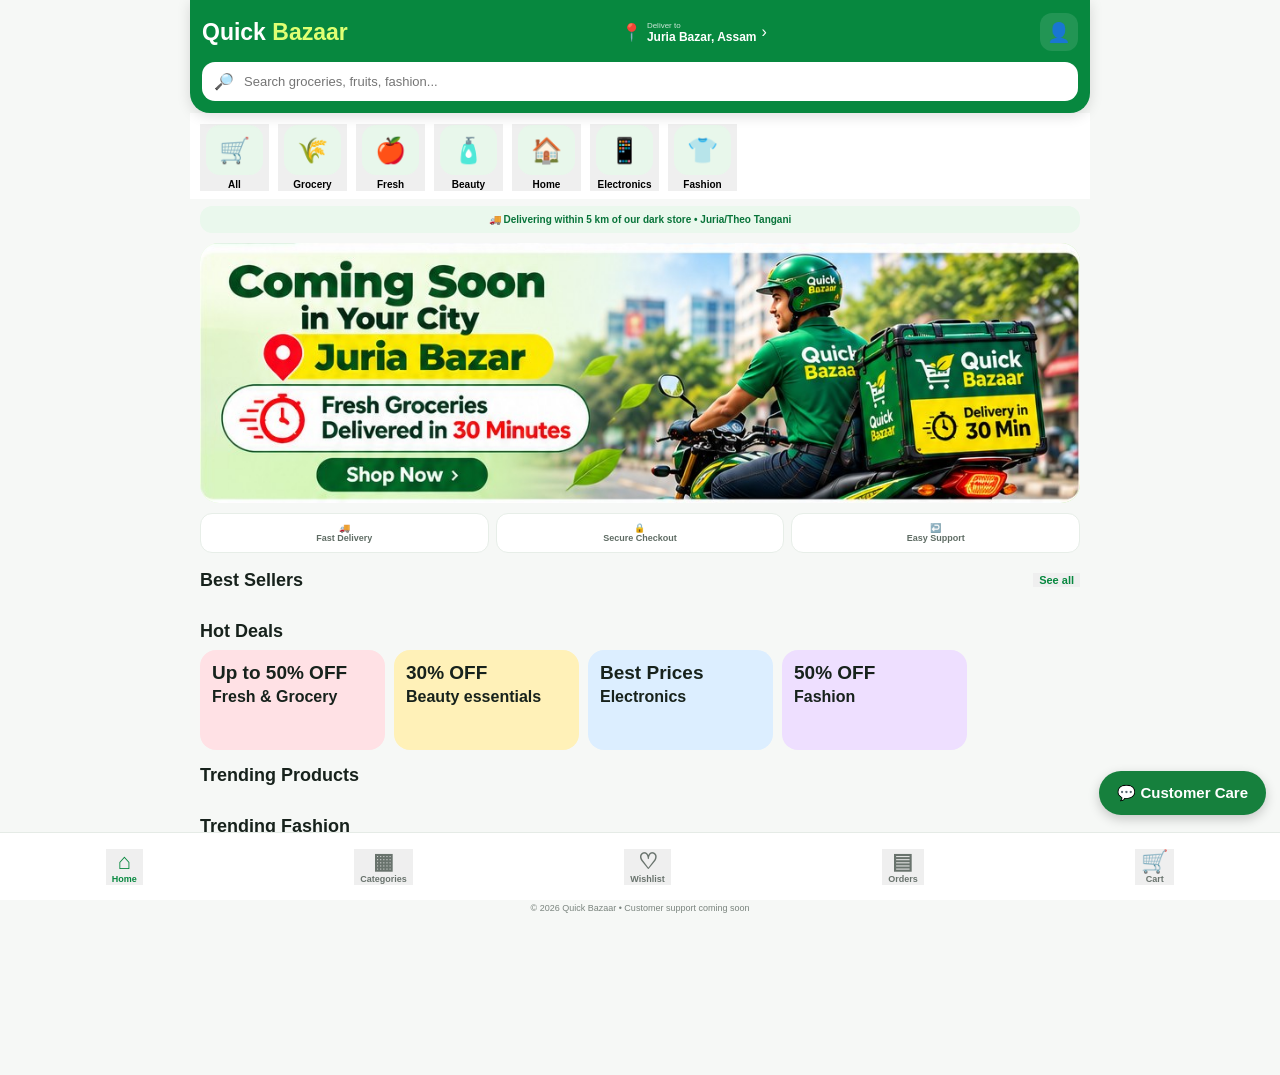
<file: index.html>
<!doctype html>
<html lang="en">
<head>
<meta charset="utf-8">
<meta name="viewport" content="width=device-width,initial-scale=1,viewport-fit=cover">
<meta name="theme-color" content="#0a8f45"><meta name="description" content="Quick Bazaar — fresh groceries and daily essentials delivered within 5 km of our dark store."><meta name="mobile-web-app-capable" content="yes">
<title>Quick Bazaar — Fresh groceries, delivered fast</title>
<style>
:root{--green:#07883f;--dark:#086b34;--lime:#dfff73;--bg:#f6f8f6;--card:#fff;--text:#17221c;--muted:#68736d;--line:#e5ebe6;--red:#e53945}
*{box-sizing:border-box}html{scroll-behavior:smooth}body{margin:0;background:var(--bg);font-family:Inter,Arial,sans-serif;color:var(--text);padding-bottom:76px}button,input{font:inherit}button{border:0;cursor:pointer}.wrap{max-width:760px;margin:auto}
header{position:sticky;top:0;z-index:50;background:var(--green);color:#fff;padding:13px 12px 12px;border-radius:0 0 20px 20px;box-shadow:0 3px 14px #0002}.top{display:flex;align-items:center;justify-content:space-between;gap:8px}.brand{font-weight:900;font-size:23px;white-space:nowrap}.brand i{font-style:normal;color:var(--lime)}.loc{min-width:0;display:flex;align-items:center;gap:5px;color:#fff;background:transparent;text-align:left}.loc .pin{font-size:17px}.loc small{display:block;font-size:8px;opacity:.8}.loc b{display:block;max-width:145px;overflow:hidden;text-overflow:ellipsis;white-space:nowrap;font-size:12px}.profile{width:38px;height:38px;border-radius:12px;background:#ffffff1c;color:#fff;font-size:19px}.search{display:flex;align-items:center;gap:8px;background:#fff;color:#68736d;border-radius:13px;margin-top:11px;padding:10px 12px}.search input{border:0;outline:0;width:100%;font-size:13px}.cats{display:flex;gap:9px;overflow:auto;background:#fff;padding:11px 10px 8px}.cat{min-width:69px;text-align:center;font-size:10px;font-weight:700}.caticon{height:50px;border-radius:14px;background:#e8f7eb;display:grid;place-items:center;font-size:25px;margin-bottom:4px}
.hero{margin:10px;border-radius:19px;overflow:hidden;background:linear-gradient(135deg,#dfffd0,#b6ed91);position:relative}.hero img{width:100%;height:auto;min-height:0;max-height:none;object-fit:contain;display:block}.hero .fallback{min-height:175px}.hero .fallback{padding:24px}.hero h1{font-size:25px;line-height:1.02;margin:0;max-width:230px}.hero h1 span{color:var(--green);font-size:35px}.hero p{font-size:11px;font-weight:700}.hero button{background:var(--green);color:#fff;border-radius:20px;padding:9px 15px;font-weight:800}.hero .bike{position:absolute;right:5px;bottom:-4px;font-size:86px}
.section{padding:7px 10px 3px}.head{display:flex;justify-content:space-between;align-items:center;margin:5px 0 8px}.head h2{font-size:18px;margin:0}.see{color:var(--green);font-size:11px;font-weight:800}.row{display:flex;gap:9px;overflow:auto;padding-bottom:7px}.card{min-width:145px;width:145px;background:#fff;border:1px solid #edf1ed;border-radius:15px;padding:8px;position:relative;box-shadow:0 2px 9px #0000000a}.photo{height:98px;border-radius:11px;background:#f3f6f3;display:grid;place-items:center;font-size:55px;overflow:hidden}.photo img{width:100%;height:100%;object-fit:contain}.off{position:absolute;top:8px;right:7px;background:var(--red);color:#fff;border-radius:7px;padding:4px 5px;font-size:8px;font-weight:900}.name{font-size:11px;font-weight:800;line-height:14px;min-height:29px;margin-top:7px}.price{font-size:15px;font-weight:900}.old{font-size:10px;color:#999;text-decoration:line-through;margin-left:3px}.actions{display:flex;gap:5px;margin-top:6px}.add{flex:1;border:1px solid #a8dcb8;background:#edf9ef;color:var(--green);border-radius:9px;padding:7px;font-size:11px;font-weight:900}.add.on{background:var(--green);color:#fff}.heart{width:34px;background:#fff;border:1px solid #dfe8e1;border-radius:9px;font-size:17px;color:var(--green)}.heart.on{background:#ffe9ec;color:var(--red)}
.deals{display:flex;gap:9px;overflow:auto}.deal{min-width:185px;height:100px;border-radius:16px;padding:12px;font-weight:800}.deal b{display:block;font-size:19px;margin-bottom:4px}.d1{background:#ffe1e5}.d2{background:#fff1b8}.d3{background:#dceeff}.d4{background:#eedfff}
.bottom{position:fixed;z-index:60;bottom:0;left:0;right:0;height:68px;background:#fff;border-top:1px solid var(--line);display:flex;justify-content:space-around;align-items:center}.nav{position:relative;text-align:center;color:#69736d;font-size:9px;font-weight:700}.nav .ico{font-size:22px;line-height:24px}.nav.active{color:var(--green)}.badge{position:absolute;top:-2px;right:3px;background:var(--red);color:#fff;border-radius:10px;padding:2px 5px;font-size:8px}
.overlay{display:none;position:fixed;inset:0;background:#0008;z-index:100}.sheet{position:absolute;bottom:0;left:0;right:0;max-height:86vh;overflow:auto;background:#fff;border-radius:22px 22px 0 0;padding:17px}.sheethead{display:flex;align-items:center;justify-content:space-between;margin-bottom:12px}.sheethead h2{margin:0;font-size:20px}.close{width:34px;height:34px;border-radius:50%;background:#eee}.empty{text-align:center;padding:35px 10px;color:var(--muted)}.empty div{font-size:48px;margin-bottom:8px}.cartline{display:flex;gap:9px;align-items:center;padding:10px 0;border-bottom:1px solid var(--line)}.mini{width:54px;height:54px;border-radius:11px;background:#f3f6f3;display:grid;place-items:center;font-size:28px;overflow:hidden}.mini img{width:100%;height:100%;object-fit:contain}.ci{flex:1}.ci b{display:block;font-size:12px}.ci span{font-size:13px;font-weight:900}.qty{display:flex;align-items:center;gap:7px}.qty button{width:28px;height:28px;border-radius:8px;background:#eaf7ed;color:var(--green);font-weight:900}.total{background:#f6f8f6;border-radius:13px;padding:12px;margin-top:12px}.line{display:flex;justify-content:space-between;font-size:13px;margin:5px 0}.grand{border-top:1px solid #ddd;padding-top:9px;margin-top:8px;font-size:17px;font-weight:900}.primary{width:100%;background:var(--green);color:#fff;border-radius:12px;padding:13px;margin-top:10px;font-weight:900}.secondary{width:100%;background:#eaf7ed;color:var(--green);border-radius:12px;padding:12px;margin-top:8px;font-weight:900}.form{background:#f6f8f6;padding:13px;border-radius:14px}.form input,.form textarea{width:100%;border:1px solid #dce5de;border-radius:10px;background:#fff;padding:11px;margin:5px 0 8px;outline:0}.address{border:1px solid #dbe5de;border-radius:14px;padding:12px;margin:8px 0}.address.sel{border:2px solid var(--green);background:#f1fff4}.address b{font-size:12px}.address p{font-size:11px;color:var(--muted);line-height:17px}.pay{display:flex;gap:9px;align-items:center;border:1px solid #dbe5de;border-radius:11px;padding:12px;margin:7px 0;font-size:12px}.toast{display:none;position:fixed;z-index:150;bottom:82px;left:50%;transform:translateX(-50%);background:#17221c;color:#fff;border-radius:22px;padding:10px 15px;font-size:12px;white-space:nowrap}
@media (max-width:600px){.hero{margin:10px;border-radius:18px}.hero img{width:100%;height:auto}.hero .fallback{padding:22px;min-height:175px}}
@media (min-width:601px){.wrap{max-width:900px}.hero img{width:100%;height:auto}.hero{max-height:none}}
</style>
</head>
<body>
<div class="wrap">
<header>
 <div class="top">
  <div class="brand">Quick <i>Bazaar</i></div>
  <button class="loc" onclick="openAddress()"><span class="pin">📍</span><span><small>Deliver to</small><b id="headerAddress">Juria Bazar, Assam</b></span>›</button>
  <button class="profile" onclick="openProfile()">👤</button>
 </div>
 <label class="search">🔎 <input id="search" placeholder="Search groceries, fruits, fashion..." oninput="searchProducts()"></label>
</header>

<div class="cats">
 <button class="cat" onclick="category('all')"><div class="caticon">🛒</div>All</button>
 <button class="cat" onclick="category('grocery')"><div class="caticon">🌾</div>Grocery</button>
 <button class="cat" onclick="category('fresh')"><div class="caticon">🍎</div>Fresh</button>
 <button class="cat" onclick="category('beauty')"><div class="caticon">🧴</div>Beauty</button>
 <button class="cat" onclick="category('home')"><div class="caticon">🏠</div>Home</button>
 <button class="cat" onclick="category('electronics')"><div class="caticon">📱</div>Electronics</button>
 <button class="cat" onclick="category('clothes')"><div class="caticon">👕</div>Fashion</button>
</div>
<div style="margin:7px 10px 0;background:#eaf8ed;color:#08743a;border-radius:12px;padding:8px 11px;font-size:10px;font-weight:800;text-align:center">🚚 Delivering within 5 km of our dark store • Juria/​Theo Tangani</div>

<section class="hero">
 <img src="hero-banner.jpg" onerror="this.style.display='none';this.nextElementSibling.style.display='block'">
 <div class="fallback" style="display:none">
  <h1>Fresh Groceries<br><span>Delivered Fast</span></h1>
  <p>Coming soon in Juria Bazar</p>
  <button onclick="category('all')">Shop Now</button>
 </div>
 
</section>
<div style="display:grid;grid-template-columns:repeat(3,1fr);gap:7px;padding:0 10px 5px">
 <div style="background:#fff;border:1px solid #e7eee8;border-radius:12px;padding:9px 6px;text-align:center;font-size:9px;font-weight:800">🚚<br><span style="color:#5f6c64">Fast Delivery</span></div>
 <div style="background:#fff;border:1px solid #e7eee8;border-radius:12px;padding:9px 6px;text-align:center;font-size:9px;font-weight:800">🔒<br><span style="color:#5f6c64">Secure Checkout</span></div>
 <div style="background:#fff;border:1px solid #e7eee8;border-radius:12px;padding:9px 6px;text-align:center;font-size:9px;font-weight:800">↩️<br><span style="color:#5f6c64">Easy Support</span></div>
</div>

<section class="section"><div class="head"><h2>Best Sellers</h2><button class="see" onclick="category('all')">See all</button></div><div id="products" class="row"></div></section>

<section class="section"><div class="head"><h2>Hot Deals</h2></div><div class="deals">
 <div class="deal d1"><b>Up to 50% OFF</b>Fresh & Grocery</div>
 <div class="deal d2"><b>30% OFF</b>Beauty essentials</div>
 <div class="deal d3"><b>Best Prices</b>Electronics</div>
 <div class="deal d4"><b>50% OFF</b>Fashion</div>
</div></section>

<section class="section"><div class="head"><h2>Trending Products</h2></div><div id="trending" class="row"></div></section>
<section class="section"><div class="head"><h2>Trending Fashion</h2></div><div id="fashion" class="row"></div></section>
</div>

<div style="padding:18px 12px 86px;text-align:center;color:#7a847e;font-size:9px">
 <b style="color:#08743a;font-size:12px">Quick Bazaar</b><br>
 Fresh groceries and daily essentials • Juria / Theo Tangani delivery area<br>
 <span style="display:inline-block;margin-top:6px">© 2026 Quick Bazaar • Customer support coming soon</span>
</div>

<nav class="bottom">
 <button class="nav active" onclick="home()"><div class="ico">⌂</div>Home</button>
 <button class="nav" onclick="openCategories()"><div class="ico">▦</div>Categories</button>
 <button class="nav" onclick="openWishlist()"><div class="ico">♡</div>Wishlist<span id="wishBadge" class="badge" hidden>0</span></button>
 <button class="nav" onclick="openOrders()"><div class="ico">▤</div>Orders</button>
 <button class="nav" onclick="openCart()"><div class="ico">🛒</div>Cart<span id="cartBadge" class="badge" hidden>0</span></button>
</nav>

<div id="overlay" class="overlay" onclick="if(event.target===this)closeSheet()"><div id="sheet" class="sheet"></div></div>
<div id="toast" class="toast"></div>

<script>
const QB_CONFIG={brand:'Quick Bazaar',deliveryRadiusKm:5,mode:'production-ready'};
const STORE={lat:26.451263,lng:92.650280,name:'Theo Tangani, Assam'};
const DELIVERY_RADIUS_KM=5;
function distanceKm(lat1,lon1,lat2,lon2){
 const R=6371,rad=Math.PI/180;
 const dLat=(lat2-lat1)*rad,dLon=(lon2-lon1)*rad;
 const a=Math.sin(dLat/2)**2+Math.cos(lat1*rad)*Math.cos(lat2*rad)*Math.sin(dLon/2)**2;
 return R*2*Math.atan2(Math.sqrt(a),Math.sqrt(1-a));
}
function deliveryStatus(a){
 if(!a||typeof a.lat!=='number'||typeof a.lng!=='number') return {ok:false,unknown:true};
 const km=distanceKm(STORE.lat,STORE.lng,a.lat,a.lng);
 return {ok:km<=DELIVERY_RADIUS_KM,km};
}


let cart=JSON.parse(localStorage.getItem('qb_cart')||'{}');
let wish=JSON.parse(localStorage.getItem('qb_wishlist')||'[]');

const $=id=>document.getElementById(id);
const money=n=>'₹'+n.toLocaleString('en-IN');
function save(){localStorage.setItem('qb_cart',JSON.stringify(cart));localStorage.setItem('qb_wishlist',JSON.stringify(wish));badges()}
function badges(){let c=Object.values(cart).reduce((a,b)=>a+b.q,0);$('cartBadge').textContent=c;$('cartBadge').hidden=!c;$('wishBadge').textContent=wish.length;$('wishBadge').hidden=!wish.length}
function toast(t){$('toast').textContent=t;$('toast').style.display='block';clearTimeout(window._toast);window._toast=setTimeout(()=>$('toast').style.display='none',2200)}
function card(p){let q=cart[p.id]?.q||0,f=wish.includes(p.id),off=Math.round((1-p.price/p.old)*100);return `<article class="card"><div class="photo">${p.img?`<img src="${p.img}" loading="lazy" alt="${p.name}" onerror="this.remove()">`:p.emoji}</div><span class="off">${off}% OFF</span><div class="name">${p.name}</div><div><b class="price">${money(p.price)}</b><span class="old">${money(p.old)}</span></div><div class="actions"><button class="add ${q?'on':''}" onclick="add(${p.id})">${q?'✓ Added':'＋ Add'}</button><button class="heart ${f?'on':''}" onclick="toggleWish(${p.id})">${f?'♥':'♡'}</button></div></article>`}
function render(list=P){$('products').innerHTML=list.map(card).join('');$('trending').innerHTML=P.slice(4,12).map(card).join('');$('fashion').innerHTML=P.filter(x=>x.cat==='clothes').map(card).join('');badges()}
function add(id){cart[id]=cart[id]||{id,q:0};cart[id].q++;save();render(current);toast('Added to cart ✓')}
function toggleWish(id){wish=wish.includes(id)?wish.filter(x=>x!==id):[...wish,id];save();render(current);toast(wish.includes(id)?'Added to wishlist ♥':'Removed from wishlist')}
let current=P;
function category(cat){current=cat==='all'?P:P.filter(x=>x.cat===cat);$('search').value='';render(current);window.scrollTo({top:260,behavior:'smooth'})}
function searchProducts(){let q=$('search').value.toLowerCase();current=P.filter(x=>x.name.toLowerCase().includes(q));render(current)}
function home(){window.scrollTo({top:0,behavior:'smooth'})}
function closeSheet(){$('overlay').style.display='none'}

function openCart(){let items=Object.values(cart).map(x=>({p:P.find(p=>p.id==x.id),q:x.q})).filter(x=>x.p);let total=items.reduce((s,x)=>s+x.p.price*x.q,0);$('sheet').innerHTML=`<div class="sheethead"><h2>🛒 My Cart</h2><button class="close" onclick="closeSheet()">✕</button></div>${items.length?items.map(x=>`<div class="cartline"><div class="mini">${x.p.img?`<img src="${x.p.img}" alt="">`:x.p.emoji}</div><div class="ci"><b>${x.p.name}</b><span>${money(x.p.price*x.q)}</span></div><div class="qty"><button onclick="qty(${x.p.id},-1)">−</button><b>${x.q}</b><button onclick="qty(${x.p.id},1)">+</button></div></div>`).join(''):`<div class="empty"><div>🛒</div><b>Your cart is empty</b><p>Add products to your cart and they will appear here.</p><button class="primary" onclick="closeSheet();category('all')">Continue Shopping</button></div>`}${items.length?`<div class="total"><div class="line"><span>Subtotal</span><b>${money(total)}</b></div><div class="line"><span>Delivery</span><b>FREE</b></div><div class="line grand"><span>Total</span><b>${money(total)}</b></div></div><button class="primary" onclick="checkout()">Proceed to Checkout</button>`:''}`;$('overlay').style.display='block'}
function qty(id,n){if(!cart[id])return;cart[id].q+=n;if(cart[id].q<=0)delete cart[id];save();render(current);openCart()}
function openWishlist(){let a=P.filter(x=>wish.includes(x.id));$('sheet').innerHTML=`<div class="sheethead"><h2>♡ Wishlist</h2><button class="close" onclick="closeSheet()">✕</button></div>${a.length?`<div class="row" style="flex-wrap:wrap;overflow:visible">${a.map(card).join('')}</div>`:`<div class="empty"><div>♡</div><b>No wishlist items</b></div>`}`;$('overlay').style.display='block'}
function openCategories(){$('sheet').innerHTML=`<div class="sheethead"><h2>▦ Categories</h2><button class="close" onclick="closeSheet()">✕</button></div><div style="display:grid;grid-template-columns:1fr 1fr;gap:9px">${[['grocery','🌾 Grocery'],['fresh','🍎 Fresh'],['beauty','🧴 Beauty'],['home','🏠 Home'],['electronics','📱 Electronics'],['clothes','👕 Fashion']].map(x=>`<button class="secondary" onclick="category('${x[0]}');closeSheet()">${x[1]}</button>`).join('')}</div>`;$('overlay').style.display='block'}
function openOrders(){let a=JSON.parse(localStorage.getItem('qb_orders')||'[]');$('sheet').innerHTML=`<div class="sheethead"><h2>▤ My Orders</h2><button class="close" onclick="closeSheet()">✕</button></div>${a.length?a.map(o=>`<div class="address"><b>Order #${o.id}</b><p>${o.items}</p><b>${money(o.total)}</b><p style="color:var(--green);font-weight:800">${o.status}</p></div>`).join(''):`<div class="empty"><div>📦</div><b>No orders yet</b></div>`}`;$('overlay').style.display='block'}

function user(){return JSON.parse(localStorage.getItem('qb_user')||'null')}
function addresses(){return JSON.parse(localStorage.getItem('qb_addresses')||'[]')}
function setAddresses(a){localStorage.setItem('qb_addresses',JSON.stringify(a))}
function selected(){let id=localStorage.getItem('qb_selected_address');return addresses().find(x=>x.id===id)}
function updateHeader(){let a=selected();$('headerAddress').textContent=a?(a.short||a.text.split('\n')[0].slice(0,28)):'Juria Bazar, Assam'}

function openProfile(){let u=user();$('sheet').innerHTML=u?`<div class="sheethead"><h2>👤 My Account</h2><button class="close" onclick="closeSheet()">✕</button></div><div class="address"><b>${u.name}</b><p>${u.phone}</p></div><button class="secondary" onclick="openAddress()">📍 Delivery Address</button><button class="secondary" onclick="openOrders()">▤ My Orders</button><button class="secondary" onclick="localStorage.removeItem('qb_user');closeSheet();toast('Logged out')">↪ Logout</button>`:`<div class="sheethead"><h2>👤 Login</h2><button class="close" onclick="closeSheet()">✕</button></div><div class="form"><input id="lname" placeholder="Your name"><input id="lphone" placeholder="Mobile number" inputmode="tel"><button class="primary" onclick="login()">Continue</button></div>`;$('overlay').style.display='block'}
function login(){let n=$('lname').value.trim(),p=$('lphone').value.replace(/\D/g,'');if(n.length<2||p.length!==10)return toast('Enter name and valid mobile number');localStorage.setItem('qb_user',JSON.stringify({name:n,phone:p}));closeSheet();toast('Login successful ✓')}

function openAddress(){let a=addresses(),sel=localStorage.getItem('qb_selected_address');$('sheet').innerHTML=`<div class="sheethead"><div><h2>📍 Delivery Address</h2><small style="color:var(--muted)">Choose your location • Delivery within 5 km</small></div><button class="close" onclick="closeSheet()">✕</button></div>${a.map(x=>{
 const ds=deliveryStatus(x);
 const status=ds.unknown?'📍 Delivery distance: verify location':(ds.ok?'🟢 '+ds.km.toFixed(1)+' km • Delivery available':'🔴 '+ds.km.toFixed(1)+' km • Outside 5 km');
 return `<div class="address ${x.id===sel?'sel':''}"><b>${x.label||'Address'}</b><p>${x.text}</p><p style="font-weight:800;color:${ds.ok?'var(--green)':ds.unknown?'#7b6a00':'var(--red)'}">${status}</p>${x.id===sel?'<b style="color:var(--green)">✓ Selected</b>':`<button class="secondary" onclick="selectAddress('${x.id}')">Use this address</button>`}</div>`
}).join('')}<button class="primary" onclick="addAddressForm()">＋ Add New Address</button><button class="secondary" onclick="useGPS()">◎ Use my current location</button>`;$('overlay').style.display='block'}
function selectAddress(id){
 const a=addresses().find(x=>x.id===id);
 const ds=deliveryStatus(a);
 if(ds.unknown){localStorage.setItem('qb_selected_address',id);updateHeader();openAddress();toast('Address selected • verify delivery at checkout');return}
 if(!ds.ok){toast('This address is outside the 5 km delivery area');return}
 localStorage.setItem('qb_selected_address',id);updateHeader();openAddress();toast('Address selected ✓')
}
function addAddressForm(){$('sheet').innerHTML=`<div class="sheethead"><h2>＋ Add Address</h2><button class="close" onclick="openAddress()">✕</button></div><div class="form"><input id="aname" placeholder="Full name"><input id="aphone" placeholder="Mobile number"><textarea id="aline" placeholder="House / street / area"></textarea><input id="acity" placeholder="City / town"><input id="apin" placeholder="PIN code" inputmode="numeric"><button class="primary" onclick="saveAddress()">Save Address</button></div>`}

async function saveAddress(){
 const n=$('aname').value.trim();
 const ph=$('aphone').value.trim();
 const l=$('aline').value.trim();
 const c=$('acity').value.trim();
 const pin=$('apin').value.trim();

 if(!n||ph.replace(/\D/g,'').length!==10||!l||!c||pin.length<5){
  return toast('Fill all address details');
 }

 toast('Checking address location...');

 try{
  const query=encodeURIComponent(`${l}, ${c}, Assam ${pin}, India`);
  const res=await fetch(
   `https://nominatim.openstreetmap.org/search?format=jsonv2&limit=1&q=${query}`
  );

  if(!res.ok) throw new Error('Location lookup failed');

  const results=await res.json();

  if(!Array.isArray(results)||!results.length){
   return toast('Location not found. Check address and PIN code.');
  }

  const lat=Number(results[0].lat);
  const lng=Number(results[0].lon);

  if(!Number.isFinite(lat)||!Number.isFinite(lng)){
   return toast('Could not verify address. Please retry.');
  }

  const id=String(Date.now());
  const a=addresses();

  a.push({
   id,
   label:'Home',
   text:`${n}, ${ph}\n${l}, ${c}, Assam - ${pin}`,
   short:`${c}, Assam`,
   lat,
   lng
  });

  setAddresses(a);
  localStorage.setItem('qb_selected_address',id);
  updateHeader();
  openAddress();

  const ds=deliveryStatus(a[a.length-1]);

  if(ds.ok){
   toast('Address saved ✓ Delivery available');
  }else{
   toast('Address saved. Estimated location is outside 5 km; verify location.');
  }
 }catch(e){
  toast('Address location could not be checked. Check internet and retry.');
 }
}


function useGPS(){
 if(!navigator.geolocation)return toast('Location is not supported');
 toast('Getting your current location…');
 navigator.geolocation.getCurrentPosition(async pos=>{
  let lat=pos.coords.latitude,lng=pos.coords.longitude,text='Current location',short='Current location';
  try{
   let r=await fetch(`https://nominatim.openstreetmap.org/reverse?format=jsonv2&lat=${lat}&lon=${lng}&zoom=18&addressdetails=1`);
   if(r.ok){let d=await r.json(),a=d.address||{};let area=a.suburb||a.neighbourhood||a.village||a.town||a.city||a.county||'Current location';let state=a.state||'Assam';text=area+', '+state;short=area+', '+state}
  }catch(e){}
  let id='gps',a=addresses().filter(x=>x.id!==id);a.unshift({id,label:'Current location',text,short,lat,lng});setAddresses(a);localStorage.setItem('qb_selected_address',id);updateHeader();openAddress();toast('Current location added ✓')
 },()=>toast('Location permission denied. Please allow location access.'),{enableHighAccuracy:true,timeout:15000,maximumAge:0})
}

function checkout(){
 if(!user()){
   closeSheet();
   openProfile();
   return;
 }

 const addr = selected();

 if(!addr){
   openAddress();
   toast('Select delivery address first');
   return;
 }

 let total = Object.values(cart).reduce((s,x)=>{
   let p = P.find(y => y.id == x.id);
   return s + (p ? p.price * x.q : 0);
 },0);

 $('sheet').innerHTML = `
   <div class="sheethead">
     <h2>Checkout</h2>
     <button class="close" onclick="closeSheet()">✕</button>
   </div>

   <div class="address">
     <b>📍 Deliver to</b>
     <p>${selected().text}</p>
   </div>

   <div class="form">
     <b>Payment Method</b>
     <label class="pay">
       <input type="radio" name="pay" checked value="COD">
       💵 Cash on Delivery
     </label>
   </div>

   <div class="total">
     <div class="line">
       <span>Total</span>
       <b>${money(total)}</b>
     </div>
   </div>

   <button class="primary" onclick="placeOrder()">
     Place Order
   </button>
 `;
}
 let total=Object.values(cart).reduce((s,x)=>{let p=P.find(y=>y.id==x.id);return s+p.price*x.q},0);$('sheet').innerHTML=`<div class="sheethead"><h2>💳 Checkout</h2><button class="close" onclick="closeSheet()">✕</button></div><div class="address"><b>📍 Deliver to</b><p>${selected().text}</p></div><div style="font-size:10px;color:var(--muted);margin:8px 2px">🚚 Delivery area: within 5 km of Quick Bazaar dark store</div><div class="form"><b>Payment Method</b><label class="pay"><input type="radio" name="pay" checked value="COD"> 💵 Cash on Delivery</label><label class="pay"><input type="radio" name="pay" value="ONLINE"> 💳 Online payment</label></div><div class="total"><div class="line"><span>Total</span><b>${money(total)}</b></div></div><button class="primary" onclick="placeOrder()">Place Order</button>`}
function placeOrder(){let items=Object.values(cart).map(x=>{let p=P.find(y=>y.id==x.id);return p.name+' × '+x.q}).join(' • '),total=Object.values(cart).reduce((s,x)=>s+P.find(y=>y.id==x.id).price*x.q,0);let o=JSON.parse(localStorage.getItem('qb_orders')||'[]');o.unshift({id:String(Date.now()).slice(-6),items,total,status:document.querySelector('input[name=pay]:checked').value==='COD'?'Order placed • COD':'Order placed • Online payment'});localStorage.setItem('qb_orders',JSON.stringify(o));cart={};save();render(current);closeSheet();toast('Order placed ✓')}
async function loadLiveProducts(){
 const url='https://iyymngisowylexljykpo.supabase.co';
 const key='sb_publishable_M2Yvf-qj8aPmTrMQ1KXsdg_2KI8RYNy';

 try{
  const res=await fetch(
   url+'/rest/v1/products?select=*&is_active=eq.true',
   {
    headers:{
     apikey:key,
     Authorization:'Bearer '+key
    }
   }
  );

  if(!res.ok){
   throw new Error('Supabase error: '+res.status);
  }

  const rows=await res.json();

  if(!Array.isArray(rows)||rows.length===0){
   return;
  }

  const live=rows.map((p,i)=>({
   id:p.id??('live-'+i),
   name:p.name||'Product',
   price:Number(p.price||0),
   old:Number(p.old_price||p.mrp||p.price||0),
   cat:String(p.category||'grocery').toLowerCase(),
   emoji:'🛒',
   img:p.image_url||''
  }));

  P.splice(0,P.length,...live);
  current=P;
  render(P);

 }catch(e){
  console.error('Supabase product sync failed:',e);
 }
}
updateHeader();render();
loadLiveProducts();</script>

<style>
#qb-customer-care {
  position: fixed;
  right: 14px;
  bottom: 85px;
  z-index: 99999;
  font-family: Arial, sans-serif;
}
#qb-care-toggle {
  background: #16803d;
  color: white;
  border: 0;
  border-radius: 30px;
  padding: 13px 18px;
  font-weight: bold;
  font-size: 15px;
  box-shadow: 0 4px 12px #0003;
  cursor: pointer;
}
#qb-care-panel {
  display: none;
  position: absolute;
  right: 0;
  bottom: 58px;
  width: min(300px, calc(100vw - 28px));
  background: white;
  color: #222;
  border-radius: 15px;
  overflow: hidden;
  box-shadow: 0 5px 25px #0003;
}
#qb-care-panel.qb-open { display: block; }
#qb-care-head {
  background: #16803d;
  color: white;
  padding: 14px;
  font-weight: bold;
  display: flex;
  justify-content: space-between;
}
#qb-care-close {
  background: none;
  border: 0;
  color: white;
  font-size: 22px;
}
.qb-care-link {
  display: flex;
  align-items: center;
  gap: 12px;
  padding: 15px;
  text-decoration: none;
  color: #222;
  border-bottom: 1px solid #eee;
}
.qb-care-icon { font-size: 23px; }
.qb-care-small {
  display: block;
  color: #666;
  font-size: 12px;
  margin-top: 4px;
}
</style>

<div id="qb-customer-care">
  <button id="qb-care-toggle" type="button">
    💬 Customer Care
  </button>

  <div id="qb-care-panel">
    <div id="qb-care-head">
      <span>Quick Bazaar Support</span>
      <button id="qb-care-close" type="button">×</button>
    </div>

    <a class="qb-care-link" href="tel:+919864813798">
      <span class="qb-care-icon">📞</span>
      <span>
        <b>Call Customer Care</b>
        <small class="qb-care-small">9864813798</small>
      </span>
    </a>

    <a class="qb-care-link"
       href="https://wa.me/919864813798?text=Hello%20Quick%20Bazaar%20Support"
       target="_blank" rel="noopener">
      <span class="qb-care-icon">🟢</span>
      <span>
        <b>WhatsApp</b>
        <small class="qb-care-small">Chat with us</small>
      </span>
    </a>

    <a class="qb-care-link"
       href="mailto:officialquickbazaar@gmail.com?subject=Quick%20Bazaar%20Support">
      <span class="qb-care-icon">✉️</span>
      <span>
        <b>Gmail Support</b>
        <small class="qb-care-small">officialquickbazaar@gmail.com</small>
      </span>
    </a>
  </div>
</div>

<script>
(function () {
  const panel = document.getElementById('qb-care-panel');

  document.getElementById('qb-care-toggle')
    .addEventListener('click', function () {
      panel.classList.toggle('qb-open');
    });

  document.getElementById('qb-care-close')
    .addEventListener('click', function () {
      panel.classList.remove('qb-open');
    });
})();
</script>
</body>
</html>
</file>
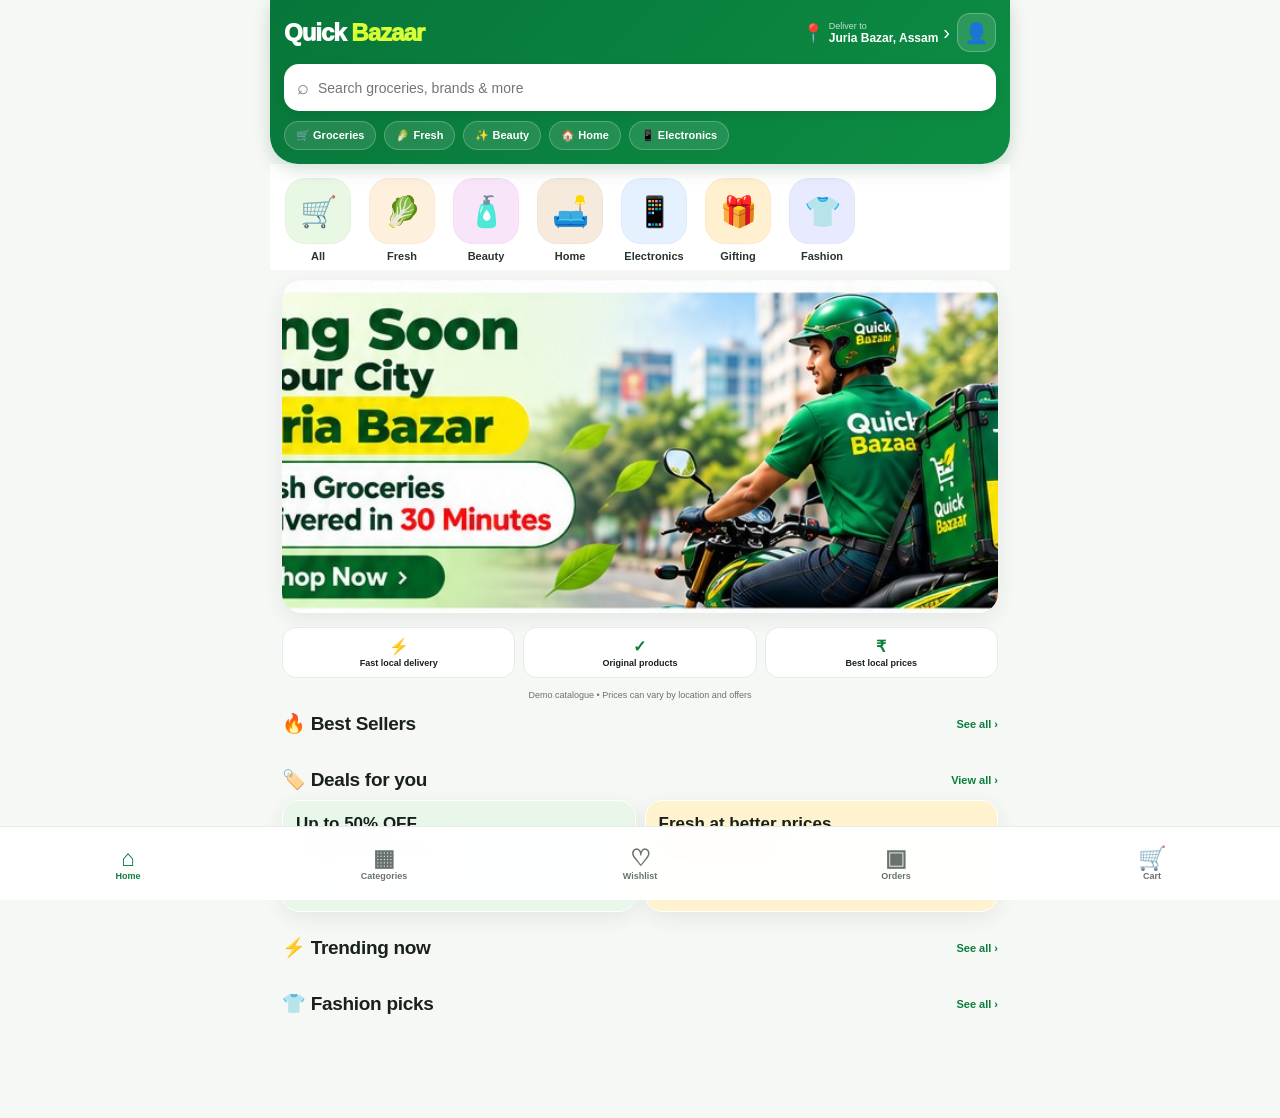
<file: index- broken .html>
<!DOCTYPE html>
<html lang="en">
<head>
<meta charset="UTF-8">
<meta name="viewport" content="width=device-width,initial-scale=1,viewport-fit=cover">
<meta name="theme-color" content="#0b7d3b">
<title>Quick Bazaar — Groceries & More</title>
<style>
:root{--green:#0b7d3b;--green2:#16a34a;--lime:#d9ff36;--ink:#18211c;--muted:#69736d;--bg:#f6f8f6;--card:#fff;--line:#e6ebe7;--red:#ef3f4f;--shadow:0 6px 20px rgba(20,40,28,.08)}
*{box-sizing:border-box;margin:0;padding:0}html{scroll-behavior:smooth}body{font-family:Inter,Arial,sans-serif;background:var(--bg);color:var(--ink);padding-bottom:82px}button,input{font:inherit}button{cursor:pointer}
.header{position:sticky;top:0;z-index:40;background:linear-gradient(135deg,#08763a,#0c8d43);color:#fff;padding:13px 14px 14px;border-radius:0 0 22px 22px;box-shadow:0 5px 18px rgba(0,80,35,.18)}
.top{display:flex;align-items:center;justify-content:space-between;gap:10px}.brand{font-weight:950;font-size:24px;letter-spacing:-1px}.brand span{color:var(--lime)}.topright{display:flex;align-items:center;gap:7px;min-width:0}
.loc{display:flex;align-items:center;gap:5px;background:transparent;border:0;color:#fff;text-align:left;min-width:0}.locpin{font-size:18px}.loctxt{min-width:0}.loctxt small{display:block;font-size:9px;opacity:.75}.loctxt b{display:block;font-size:12px;max-width:128px;white-space:nowrap;overflow:hidden;text-overflow:ellipsis}.chev{font-size:20px}.profile{width:39px;height:39px;border:1px solid rgba(255,255,255,.25);border-radius:13px;background:rgba(255,255,255,.14);color:#fff;font-size:20px}
.search{margin-top:12px;background:#fff;border-radius:15px;height:47px;display:flex;align-items:center;gap:9px;padding:0 13px;color:#777;box-shadow:0 3px 10px rgba(0,0,0,.08)}.search span{font-size:20px}.search input{width:100%;border:0;outline:0;background:transparent;font-size:14px;color:var(--ink)}
.quick{display:flex;gap:8px;margin-top:10px;overflow:auto;scrollbar-width:none}.quick::-webkit-scrollbar{display:none}.quick button{white-space:nowrap;border:1px solid rgba(255,255,255,.22);background:rgba(255,255,255,.11);color:#fff;border-radius:999px;padding:7px 11px;font-size:11px;font-weight:700}
.wrap{max-width:760px;margin:auto}.cats{display:flex;gap:12px;overflow:auto;padding:14px 12px 8px;background:#fff;scrollbar-width:none}.cats::-webkit-scrollbar{display:none}.cat{min-width:72px;text-align:center;border:0;background:transparent;color:#29342e;font-size:11px;font-weight:800}.caticon{width:66px;height:66px;margin:auto auto 6px;border-radius:20px;display:flex;align-items:center;justify-content:center;font-size:30px;box-shadow:inset 0 0 0 1px rgba(0,0,0,.025)}.cat:nth-child(1) .caticon{background:#e8f8e5}.cat:nth-child(2) .caticon{background:#fff0dd}.cat:nth-child(3) .caticon{background:#f8e5fa}.cat:nth-child(4) .caticon{background:#f5eadc}.cat:nth-child(5) .caticon{background:#e5f1ff}.cat:nth-child(6) .caticon{background:#fff0cf}.cat:nth-child(7) .caticon{background:#e8eaff}
.hero{margin:10px 12px;border-radius:20px;overflow:hidden;background:#e8f8e5;box-shadow:var(--shadow)}.hero img{width:100%;display:block;aspect-ratio:2.15/1;object-fit:cover}
.service{display:grid;grid-template-columns:repeat(3,1fr);gap:8px;padding:4px 12px 7px}.service div{background:#fff;border:1px solid var(--line);border-radius:14px;padding:9px 7px;text-align:center;font-size:9px;font-weight:800}.service b{display:block;color:var(--green);font-size:16px;margin-bottom:2px}
.section{padding:12px}.head{display:flex;align-items:center;justify-content:space-between;margin-bottom:9px}.head h2{font-size:19px;letter-spacing:-.3px}.see{color:var(--green);font-size:11px;font-weight:900}
.products{display:grid;grid-template-columns:repeat(2,minmax(0,1fr));gap:10px}.card{position:relative;background:var(--card);border:1px solid #edf0ed;border-radius:17px;padding:9px;box-shadow:var(--shadow);overflow:hidden}.pic{height:142px;border-radius:13px;background:linear-gradient(145deg,#f5f7f5,#edf1ee);display:flex;align-items:center;justify-content:center;font-size:65px;position:relative}.discount{position:absolute;left:9px;top:9px;background:var(--red);color:#fff;border-radius:7px;padding:5px 6px;font-size:9px;font-weight:900;z-index:2}.heart{position:absolute;right:8px;top:8px;width:32px;height:32px;border:0;border-radius:50%;background:#fff;box-shadow:0 3px 9px #0001;color:var(--green);font-size:19px;z-index:2}.heart.on{color:var(--red)}.card h3{font-size:12px;line-height:16px;margin:9px 2px 3px;min-height:31px}.price{font-weight:950;font-size:16px}.old{text-decoration:line-through;color:#9aa19d;font-size:10px;margin-left:4px}.unit{font-size:9px;color:#8a938e;margin-left:4px}.addrow{display:flex;gap:6px;margin-top:8px}.details{flex:1;border:1px solid #a8d9b8;background:#f0fbf2;color:var(--green);border-radius:10px;padding:8px 4px;font-size:10px;font-weight:900}.addbtn{width:76px;border:1px solid #8ed0a2;background:#e7f8e9;color:var(--green);border-radius:10px;font-size:11px;font-weight:950}.addbtn.added{background:var(--green);color:#fff}
.bannerrow{display:grid;grid-template-columns:1fr 1fr;gap:9px}.offer{border-radius:17px;padding:13px;min-height:112px;box-shadow:var(--shadow);border:1px solid #fff}.offer b{display:block;font-size:17px;margin-bottom:5px}.offer span{font-size:10px;line-height:14px}.offer button{margin-top:9px;border:0;border-radius:8px;background:#fff;padding:6px 9px;font-size:9px;font-weight:900;color:var(--green)}.offer.a{background:#e8f7e9}.offer.b{background:#fff2cf}
.strip{display:flex;gap:8px;overflow:auto;scrollbar-width:none}.strip::-webkit-scrollbar{display:none}.mini{min-width:130px;background:#fff;border:1px solid var(--line);border-radius:14px;padding:10px}.mini .micon{height:70px;border-radius:11px;background:#f4f6f4;display:flex;align-items:center;justify-content:center;font-size:42px}.mini b{display:block;font-size:10px;margin-top:7px;line-height:14px}.mini strong{font-size:13px;color:var(--green)}
.bottom{position:fixed;z-index:50;bottom:0;left:0;right:0;height:74px;background:rgba(255,255,255,.96);backdrop-filter:blur(12px);border-top:1px solid var(--line);display:flex;justify-content:space-around;align-items:center;padding-bottom:env(safe-area-inset-bottom)}.nav{position:relative;text-align:center;color:#69736d;font-size:9px;font-weight:700;min-width:54px}.nav i{display:block;font-style:normal;font-size:23px;line-height:25px}.nav.active{color:var(--green)}.badge{position:absolute;top:-3px;margin-left:-7px;background:var(--red);color:#fff;border-radius:10px;padding:2px 5px;font-size:8px}
.overlay{display:none;position:fixed;inset:0;background:rgba(10,18,13,.55);z-index:80}.sheet{position:absolute;left:0;right:0;bottom:0;background:#fff;border-radius:24px 24px 0 0;max-height:88vh;overflow:auto;padding:18px 15px 25px}.sheethead{display:flex;justify-content:space-between;align-items:center;margin-bottom:14px}.sheethead h2{font-size:20px}.close{border:0;background:#f0f2f0;width:35px;height:35px;border-radius:50%}.detail{display:grid;grid-template-columns:120px 1fr;gap:14px}.detailpic{height:150px;border-radius:16px;background:#f4f6f4;display:flex;align-items:center;justify-content:center;font-size:75px}.detail h2{font-size:18px;line-height:23px}.stars{color:#f2a500;font-size:12px;margin:6px 0}.muted{color:var(--muted);font-size:11px;line-height:17px}.qtyrow{display:flex;justify-content:space-between;align-items:center;background:#f5f7f5;border-radius:13px;padding:11px;margin-top:13px}.qty{display:flex;align-items:center;gap:12px}.qty button{width:31px;height:31px;border:0;border-radius:9px;background:#e4f6e7;color:var(--green);font-weight:900;font-size:18px}.bigadd,.checkout{width:100%;border:0;background:var(--green);color:#fff;border-radius:13px;padding:13px;font-weight:900;margin-top:12px}.cartrow{display:flex;align-items:center;gap:9px;padding:11px 0;border-bottom:1px solid #edf0ed}.cartpic{width:55px;height:55px;border-radius:12px;background:#f4f6f4;display:flex;align-items:center;justify-content:center;font-size:29px}.cartinfo{flex:1}.cartinfo b{display:block;font-size:11px;line-height:15px}.cartinfo span{font-size:12px;font-weight:900}.total{background:#f5f7f5;border-radius:14px;padding:13px;margin-top:12px}.line{display:flex;justify-content:space-between;font-size:12px;margin:6px 0}.grand{font-size:17px;font-weight:950;border-top:1px solid #dfe5e0;padding-top:9px;margin-top:9px}.empty{text-align:center;padding:40px 10px;color:var(--muted)}.empty div{font-size:48px;margin-bottom:8px}.form input{width:100%;padding:12px;border:1px solid #dce5de;border-radius:11px;margin:5px 0;outline:0}.form button{width:100%;padding:12px;border:0;border-radius:11px;background:var(--green);color:#fff;font-weight:900;margin-top:6px}.address{border:1px solid var(--line);border-radius:14px;padding:12px;margin:8px 0}.address.selected{border:2px solid var(--green)}.address small{color:var(--muted);line-height:17px}.address button{border:0;border-radius:9px;padding:8px;margin-top:8px;background:#e8f7ea;color:var(--green);font-size:10px;font-weight:900}.gps{width:100%;padding:12px;border:1px solid #bdd5ef;background:#eef6ff;color:#2364a3;border-radius:11px;font-weight:900;margin-top:8px}
.toast{display:none;position:fixed;z-index:100;left:50%;bottom:91px;transform:translateX(-50%);background:#18211c;color:#fff;padding:11px 16px;border-radius:999px;font-size:11px;white-space:nowrap}
@media(min-width:600px){.products{grid-template-columns:repeat(4,1fr)}.card .pic{height:150px}.wrap{padding:0 10px}.header{border-radius:0 0 28px 28px}}

.pic img,.micon img,.detailpic img,.cartpic img{width:100%;height:100%;object-fit:contain;display:block;padding:10px;border-radius:inherit}.micon img{padding:7px}.detailpic img{padding:12px}.cartpic img{padding:5px}.pic span,.micon span,.detailpic span,.cartpic span{font-size:inherit}
</style>
</head>
<body>
<div class="wrap">
<header class="header">
  <div class="top">
    <div class="brand">Quick <span>Bazaar</span></div>
    <div class="topright">
      <button class="loc" onclick="openAddress()"><span class="locpin">📍</span><span class="loctxt"><small>Deliver to</small><b id="headAddress">Juria Bazar, Assam</b></span><span class="chev">›</span></button>
      <button class="profile" onclick="openProfile()">👤</button>
    </div>
  </div>
  <label class="search"><span>⌕</span><input id="search" placeholder="Search groceries, brands & more"></label>
  <div class="quick"><button onclick="filterCategory('grocery')">🛒 Groceries</button><button onclick="filterCategory('fresh')">🥬 Fresh</button><button onclick="filterCategory('beauty')">✨ Beauty</button><button onclick="filterCategory('home')">🏠 Home</button><button onclick="filterCategory('electronics')">📱 Electronics</button></div>
</header>

<div class="cats">
  <button class="cat" onclick="filterCategory('all')"><div class="caticon">🛒</div>All</button>
  <button class="cat" onclick="filterCategory('fresh')"><div class="caticon">🥬</div>Fresh</button>
  <button class="cat" onclick="filterCategory('beauty')"><div class="caticon">🧴</div>Beauty</button>
  <button class="cat" onclick="filterCategory('home')"><div class="caticon">🛋️</div>Home</button>
  <button class="cat" onclick="filterCategory('electronics')"><div class="caticon">📱</div>Electronics</button>
  <button class="cat" onclick="filterCategory('gifting')"><div class="caticon">🎁</div>Gifting</button>
  <button class="cat" onclick="filterCategory('clothes')"><div class="caticon">👕</div>Fashion</button>
</div>

<section class="hero"><img src="hero-banner.jpg" alt="Quick Bazaar"></section>
<div class="service"><div><b>⚡</b>Fast local delivery</div><div><b>✓</b>Original products</div><div><b>₹</b>Best local prices</div></div><div style="padding:5px 12px 0;color:#69736d;font-size:9px;text-align:center">Demo catalogue • Prices can vary by location and offers</div>

<section class="section">
 <div class="head"><h2>🔥 Best Sellers</h2><span class="see">See all ›</span></div>
 <div class="products" id="productList"></div>
</section>

<section class="section">
 <div class="head"><h2>🏷️ Deals for you</h2><span class="see">View all ›</span></div>
 <div class="bannerrow"><div class="offer a"><b>Up to 50% OFF</b><span>Everyday groceries & essentials</span><br><button onclick="filterCategory('grocery')">Shop now ›</button></div><div class="offer b"><b>Fresh at better prices</b><span>Fruits, vegetables & dairy</span><br><button onclick="filterCategory('fresh')">Explore ›</button></div></div>
</section>

<section class="section">
 <div class="head"><h2>⚡ Trending now</h2><span class="see">See all ›</span></div>
 <div class="strip" id="trending"></div>
</section>

<section class="section">
 <div class="head"><h2>👕 Fashion picks</h2><span class="see">See all ›</span></div>
 <div class="strip" id="fashion"></div>
</section>
</div>

<nav class="bottom">
 <div class="nav active" onclick="goHome()"><i>⌂</i>Home</div>
 <div class="nav" onclick="openCategories()"><i>▦</i>Categories</div>
 <div class="nav" onclick="openWishlist()"><i>♡<span id="wishBadge" class="badge" style="display:none">0</span></i>Wishlist</div>
 <div class="nav" onclick="openOrders()"><i>▣</i>Orders</div>
 <div class="nav" onclick="openCart()"><i>🛒<span id="cartBadge" class="badge" style="display:none">0</span></i>Cart</div>
</nav>
<div class="toast" id="toast"></div>
<div class="overlay" id="overlay"><div class="sheet" id="sheet"></div></div>

<script>
const products=[
{id:1,name:'Aashirvaad Atta 5kg',price:248,old:314,discount:'21% OFF',cat:'grocery',emoji:'🌾',unit:'5 kg',img:'https://myras.com.sg/cdn/shop/products/AASHIRVAAD_Whole_Wheat_Atta_5kg.jpg?v=1622791667'},
{id:2,name:'India Gate Basmati Rice 5kg',price:1037,old:1085,discount:'4% OFF',cat:'grocery',emoji:'🍚',unit:'5 kg',img:'https://dalchinii.ch/cdn/shop/products/IndiaGateClassicBasmatiRice5Kg.png?v=1751530967&width=600'},
{id:3,name:'Fortune Sunlite Sunflower Oil 1L',price:180,old:190,discount:'5% OFF',cat:'grocery',emoji:'🫗',unit:'1 L',img:'https://image.cdn.shpy.in/278008/SKU-0935_0-1745058569487.jpg?format=webp'},
{id:4,name:'Maggi 2-Minute Masala Noodles',price:88,old:100,discount:'12% OFF',cat:'grocery',emoji:'🍜',unit:'4 × 70 g',img:'https://instamart-media-assets.swiggy.com/swiggy/image/upload/fl_lossy%2Cf_auto%2Cq_auto%2Ch_544%2Cw_504/NI_CATALOG/IMAGES/CIW/2026/5/20/858963fa-8fad-40a4-807d-834ff53752f7_81_1.png'},
{id:5,name:'Tata Salt 1kg',price:29,old:32,discount:'9% OFF',cat:'grocery',emoji:'🧂',unit:'1 kg',img:'https://www.silkrute.co.uk/images/detailed/4190/61-zRoFrfqL.jpg'},
{id:6,name:'Amul Taaza Milk 1L',price:57,old:57,discount:'MRP',cat:'fresh',emoji:'🥛',unit:'1 L',img:'https://www.bbassets.com/media/uploads/p/xl/40114416_8-amul-taaza-milk.jpg'},
{id:7,name:'Surf Excel Matic Front Load 2kg',price:348,old:415,discount:'16% OFF',cat:'home',emoji:'🧺',unit:'2 kg',img:'https://instamart-media-assets.swiggy.com/swiggy/image/upload/fl_lossy%2Cf_auto%2Cq_auto/NI_CATALOG/IMAGES/ciw/2025/12/18/2565482d-a962-426d-ade0-c3db77568ce6_LT81G7136B_MN_18122025.png'},
{id:8,name:'Fresh Banana 1kg',price:50,old:60,discount:'17% OFF',cat:'fresh',emoji:'🍌',unit:'1 kg'},
{id:9,name:'Fresh Tomato 1kg',price:40,old:50,discount:'20% OFF',cat:'fresh',emoji:'🍅',unit:'1 kg'},
{id:10,name:'Face Wash',price:149,old:180,discount:'17% OFF',cat:'beauty',emoji:'🧴',unit:'100 ml'},
{id:11,name:'Storage Box',price:249,old:299,discount:'17% OFF',cat:'home',emoji:'📦',unit:'1 pc'},
{id:12,name:'Wireless Earbuds',price:1299,old:1799,discount:'28% OFF',cat:'electronics',emoji:'🎧',unit:'1 pc'},
{id:13,name:'Gift Hamper',price:499,old:699,discount:'29% OFF',cat:'gifting',emoji:'🎁',unit:'1 pc'},
{id:14,name:"Men's T-Shirt",price:299,old:499,discount:'40% OFF',cat:'clothes',emoji:'👕',unit:'1 pc'}];

let cart=JSON.parse(localStorage.getItem('qb_cart')||'{}');
let wishlist=JSON.parse(localStorage.getItem('qb_wishlist')||'[]');
let detailQty=1;

const money=n=>'₹'+n.toLocaleString('en-IN');
const getUser=()=>JSON.parse(localStorage.getItem('qb_user')||'null');
const getAddresses=()=>JSON.parse(localStorage.getItem('qb_addresses')||'[]');
const setAddresses=a=>localStorage.setItem('qb_addresses',JSON.stringify(a));
const selectedAddress=()=>{let a=getAddresses();return a.find(x=>x.id==localStorage.getItem('qb_selected_address'))||a[0]||null};
function toast(m){let t=document.getElementById('toast');t.textContent=m;t.style.display='block';clearTimeout(window.tm);window.tm=setTimeout(()=>t.style.display='none',1900)}
function save(){localStorage.setItem('qb_cart',JSON.stringify(cart));localStorage.setItem('qb_wishlist',JSON.stringify(wishlist));badges()}
function badges(){let n=Object.values(cart).reduce((a,b)=>a+b,0),c=document.getElementById('cartBadge'),w=document.getElementById('wishBadge');c.textContent=n;c.style.display=n?'inline-block':'none';w.textContent=wishlist.length;w.style.display=wishlist.length?'inline-block':'none'}
function cartItems(){return Object.entries(cart).filter(([id,q])=>q>0).map(([id,q])=>({p:products.find(x=>x.id==id),q:+q})).filter(x=>x.p)}
function total(){return cartItems().reduce((s,x)=>s+x.p.price*x.q,0)}
function card(p){let liked=wishlist.includes(p.id),added=!!cart[p.id];return `<article class="card" onclick="openProduct(${p.id})"><span class="discount">${p.discount}</span><button class="heart ${liked?'on':''}" onclick="event.stopPropagation();toggleWish(${p.id})">${liked?'♥':'♡'}</button><div class="pic">${p.img?`<img src="${p.img}" alt="${p.name}" loading="lazy" onerror="this.style.display='none';this.parentElement.insertAdjacentHTML('beforeend','<span>${p.emoji}</span>')">`:p.emoji}</div><h3>${p.name}</h3><div><span class="price">${money(p.price)}</span><span class="old">${money(p.old)}</span><span class="unit">• ${p.unit}</span></div><div class="addrow"><button class="details" onclick="event.stopPropagation();openProduct(${p.id})">View details</button><button class="addbtn ${added?'added':''}" onclick="event.stopPropagation();add(${p.id})">${added?'✓ Added':'＋ Add'}</button></div></article>`}
function mini(p){return `<div class="mini" onclick="openProduct(${p.id})"><div class="micon">${p.img?`<img src="${p.img}" alt="${p.name}" loading="lazy" onerror="this.style.display='none';this.parentElement.insertAdjacentHTML('beforeend','<span>${p.emoji}</span>')">`:p.emoji}</div><b>${p.name}</b><strong>${money(p.price)}</strong></div>`}
function render(list=products){document.getElementById('productList').innerHTML=list.slice(0,8).map(card).join('');document.getElementById('trending').innerHTML=products.filter(p=>['fresh','grocery'].includes(p.cat)).slice(0,8).map(mini).join('');document.getElementById('fashion').innerHTML=products.filter(p=>p.cat==='clothes').slice(0,8).map(mini).join('')}
function filterCategory(cat){document.getElementById('search').value='';let l=cat==='all'?products:products.filter(p=>p.cat===cat);render(l);document.getElementById('productList').scrollIntoView({behavior:'smooth',block:'start'});toast(cat==='all'?'All products':cat[0].toUpperCase()+cat.slice(1))}
document.getElementById('search').addEventListener('input',e=>{let q=e.target.value.toLowerCase();render(products.filter(p=>p.name.toLowerCase().includes(q)))})
function add(id,n=1){cart[id]=(cart[id]||0)+n;if(cart[id]<=0)delete cart[id];save();render();toast('Added to cart ✓')}
function toggleWish(id){wishlist.includes(id)?(wishlist=wishlist.filter(x=>x!==id),toast('Removed from wishlist')):(wishlist.push(id),toast('Added to wishlist ♥'));save();render()}
function openProduct(id){let p=products.find(x=>x.id===id);detailQty=1;document.getElementById('sheet').innerHTML=`<div class="sheethead"><h2>Product details</h2><button class="close" onclick="closeSheet()">✕</button></div><div class="detail"><div class="detailpic">${p.img?`<img src="${p.img}" alt="${p.name}" onerror="this.style.display='none';this.parentElement.insertAdjacentHTML('beforeend','<span>${p.emoji}</span>')">`:p.emoji}</div><div><h2>${p.name}</h2><div class="stars">★★★★★ <span class="muted">4.7</span></div><p class="muted">Quality product • Easy ordering • Fast local delivery</p><div style="margin-top:8px"><b style="font-size:18px">${money(p.price)}</b> <span class="old">${money(p.old)}</span></div></div></div><div class="qtyrow"><b>Quantity</b><div class="qty"><button onclick="setQty(-1)">−</button><b id="dq">1</b><button onclick="setQty(1)">+</button></div></div><button class="bigadd" onclick="add(${p.id},detailQty);closeSheet()">🛒 Add ${detailQty} to cart</button>`;openOverlay()}
function setQty(n){detailQty=Math.max(1,detailQty+n);document.getElementById('dq').textContent=detailQty}
function openCart(){let it=cartItems(),saveAmt=it.reduce((s,x)=>s+(x.p.old-x.p.price)*x.q,0);document.getElementById('sheet').innerHTML=`<div class="sheethead"><h2>🛒 Your cart</h2><button class="close" onclick="closeSheet()">✕</button></div>${it.length?it.map(x=>`<div class="cartrow"><div class="cartpic">${x.p.img?`<img src="${x.p.img}" alt="${x.p.name}" loading="lazy" onerror="this.style.display='none';this.parentElement.insertAdjacentHTML('beforeend','<span>${x.p.emoji}</span>')">`:x.p.emoji}</div><div class="cartinfo"><b>${x.p.name}</b><span>${money(x.p.price)}</span></div><div class="qty"><button onclick="add(${x.p.id},-1);openCart()">−</button><b>${x.q}</b><button onclick="add(${x.p.id},1);openCart()">+</button></div></div>`).join('')+`<div class="total"><div class="line"><span>Items</span><b>${it.reduce((a,x)=>a+x.q,0)}</b></div><div class="line"><span>Subtotal</span><b>${money(total())}</b></div><div class="line"><span>Delivery</span><b>FREE</b></div><div class="line"><span>You save</span><b style="color:var(--green)">${money(saveAmt)}</b></div><div class="line grand"><span>Total</span><b>${money(total())}</b></div></div><button class="checkout" onclick="checkout()">Proceed to checkout</button>`:`<div class="empty"><div>🛒</div><h3>Your cart is empty</h3><p>Add products to continue.</p></div>`};openOverlay()}
function openWishlist(){let it=products.filter(p=>wishlist.includes(p.id));document.getElementById('sheet').innerHTML=`<div class="sheethead"><h2>❤️ Wishlist</h2><button class="close" onclick="closeSheet()">✕</button></div>${it.length?it.map(p=>`<div class="cartrow"><div class="cartpic">${p.emoji}</div><div class="cartinfo"><b>${p.name}</b><span>${money(p.price)}</span></div><button class="details" style="max-width:80px" onclick="add(${p.id})">Add</button></div>`).join(''):`<div class="empty"><div>♡</div><h3>Wishlist is empty</h3></div>`};openOverlay()}
function openCategories(){document.getElementById('sheet').innerHTML=`<div class="sheethead"><h2>▦ Categories</h2><button class="close" onclick="closeSheet()">✕</button></div><div class="products">${[['fresh','🥬','Fresh'],['grocery','🛒','Groceries'],['beauty','🧴','Beauty'],['home','🛋️','Home'],['electronics','📱','Electronics'],['gifting','🎁','Gifting'],['clothes','👕','Fashion']].map(x=>`<button class="details" style="padding:22px 5px;font-size:13px" onclick="filterCategory('${x[0]}');closeSheet()">${x[1]}<br><br>${x[2]}</button>`).join('')}</div>`;openOverlay()}
function openOrders(){let o=JSON.parse(localStorage.getItem('qb_orders')||'[]');document.getElementById('sheet').innerHTML=`<div class="sheethead"><h2>📦 My orders</h2><button class="close" onclick="closeSheet()">✕</button></div>${o.length?o.map(x=>`<div class="address"><b>Order #${x.id}</b><br><small>${x.items}<br><b style="color:var(--green)">${x.status}</b></small></div>`).join(''):`<div class="empty"><div>📦</div><h3>No orders yet</h3></div>`}`;openOverlay()}
function openProfile(){let u=getUser();document.getElementById('sheet').innerHTML=u?`<div class="sheethead"><h2>👤 My profile</h2><button class="close" onclick="closeSheet()">✕</button></div><div class="address" style="background:linear-gradient(135deg,#08763a,#16a34a);color:#fff;border:0"><b style="font-size:17px">${u.name}</b><br><small style="color:#fff">${u.phone}</small></div><button class="details" style="width:100%;padding:12px" onclick="openAddress()">📍 My addresses</button>`:`<div class="sheethead"><h2>👤 Login</h2><button class="close" onclick="closeSheet()">✕</button></div><div class="form"><input id="ln" placeholder="Your name"><input id="lp" placeholder="Mobile number" inputmode="tel"><button onclick="login()">Continue</button></div>`;openOverlay()}
function login(){let n=document.getElementById('ln').value.trim(),p=document.getElementById('lp').value.trim();if(n.length<2||p.replace(/\D/g,'').length<10)return toast('Enter valid details');localStorage.setItem('qb_user',JSON.stringify({name:n,phone:p}));closeSheet();toast('Login successful ✓')}
function openAddress(){let a=getAddresses(),s=localStorage.getItem('qb_selected_address');document.getElementById('sheet').innerHTML=`<div class="sheethead"><div><h2>📍 Delivery address</h2><small class="muted">Choose where your order should arrive</small></div><button class="close" onclick="closeSheet()">✕</button></div>${a.map(x=>`<div class="address ${x.id==s?'selected':''}"><b>${x.label||'Home'} ${x.id==s?'✓':''}</b><br><small>${x.text.replace(/\n/g,'<br>')}</small><br><button onclick="selectAddress('${x.id}')">Use this address</button></div>`).join('')}<button class="gps" onclick="useCurrentLocation()">◎ Use my current location</button><button class="details" style="width:100%;margin-top:8px;padding:12px" onclick="openAddAddress()">＋ Add new address</button>`;openOverlay()}
function openAddAddress(){document.getElementById('sheet').innerHTML=`<div class="sheethead"><h2>＋ Add address</h2><button class="close" onclick="openAddress()">✕</button></div><div class="form"><input id="an" placeholder="Full name"><input id="ap" placeholder="Mobile number"><input id="al" placeholder="House / Street / Area"><input id="ac" placeholder="City / Town"><input id="as" value="Assam"><input id="az" placeholder="PIN code"><button onclick="saveAddress()">Save address</button></div>`}
function saveAddress(){let n=an.value.trim(),p=ap.value.trim(),l=al.value.trim(),c=ac.value.trim(),s=as.value.trim(),z=az.value.trim();if(!n||p.replace(/\D/g,'').length<10||!l||!c||z.length<5)return toast('Please fill all details');let id=String(Date.now()),a=getAddresses();a.push({id,label:'Home',text:`${n}, ${p}\n${l}, ${c}, ${s} - ${z}`});setAddresses(a);localStorage.setItem('qb_selected_address',id);updateHeader();openAddress();toast('Address saved ✓')}
function selectAddress(id){localStorage.setItem('qb_selected_address',id);updateHeader();openAddress();toast('Address selected ✓')}
function updateHeader(){let a=selectedAddress();document.getElementById('headAddress').textContent=a?(a.text.split(',')[1]||a.text.split(',')[0]).trim().slice(0,22):'Juria Bazar, Assam'}
async function useCurrentLocation(){if(!navigator.geolocation)return toast('Location not supported');toast('Getting your live location…');navigator.geolocation.getCurrentPosition(async p=>{let lat=p.coords.latitude,lng=p.coords.longitude;localStorage.setItem('qb_gps',JSON.stringify({lat,lng,updatedAt:Date.now()}));try{let r=await fetch(`https://api.bigdatacloud.net/data/reverse-geocode-client?latitude=${lat}&longitude=${lng}&localityLanguage=en`);let d=await r.json();let area=d.locality||d.city||d.principalSubdivision||'Current location',city=d.city&&d.city!==area?d.city:'',state=d.principalSubdivision||'Assam',pin=d.postcode||'';let text=[area,city,state,pin].filter(Boolean).join(', '),a=getAddresses().filter(x=>x.id!=='gps');a.unshift({id:'gps',label:'Current Location',text});setAddresses(a);localStorage.setItem('qb_selected_address','gps');updateHeader();openAddress();toast('Live location updated ✓')}catch(e){toast('GPS found, address lookup failed')}} ,()=>toast('Please allow location permission'),{enableHighAccuracy:true,timeout:15000,maximumAge:0})}
function checkout(){if(!getUser()){openProfile();return toast('Please login first')}if(!selectedAddress()){openAddAddress();return toast('Add delivery address first')}document.getElementById('sheet').innerHTML=`<div class="sheethead"><h2>Checkout</h2><button class="close" onclick="closeSheet()">✕</button></div><div class="address"><b>📍 Delivery address</b><br><small>${selectedAddress().text.replace(/\n/g,'<br>')}</small></div><div class="total"><div class="line"><span>Subtotal</span><b>${money(total())}</b></div><div class="line"><span>Delivery</span><b>FREE</b></div><div class="line grand"><span>Total</span><b>${money(total())}</b></div></div><button class="checkout" onclick="placeOrder()">Place order • COD</button>`}
function placeOrder(){let it=cartItems();if(!it.length)return;let o=JSON.parse(localStorage.getItem('qb_orders')||'[]');o.unshift({id:String(Date.now()).slice(-6),total:total(),items:it.map(x=>x.p.name+' × '+x.q).join(' • '),status:'Order placed • Cash on Delivery'});localStorage.setItem('qb_orders',JSON.stringify(o));cart={};save();render();closeSheet();toast('Order placed successfully ✓')}
function openOverlay(){document.getElementById('overlay').style.display='block'}
function closeSheet(){document.getElementById('overlay').style.display='none'}
document.getElementById('overlay').addEventListener('click',e=>{if(e.target.id==='overlay')closeSheet()})
function goHome(){scrollTo({top:0,behavior:'smooth'})}
updateHeader();render();badges();
</script>
</body>
</html>
</file>
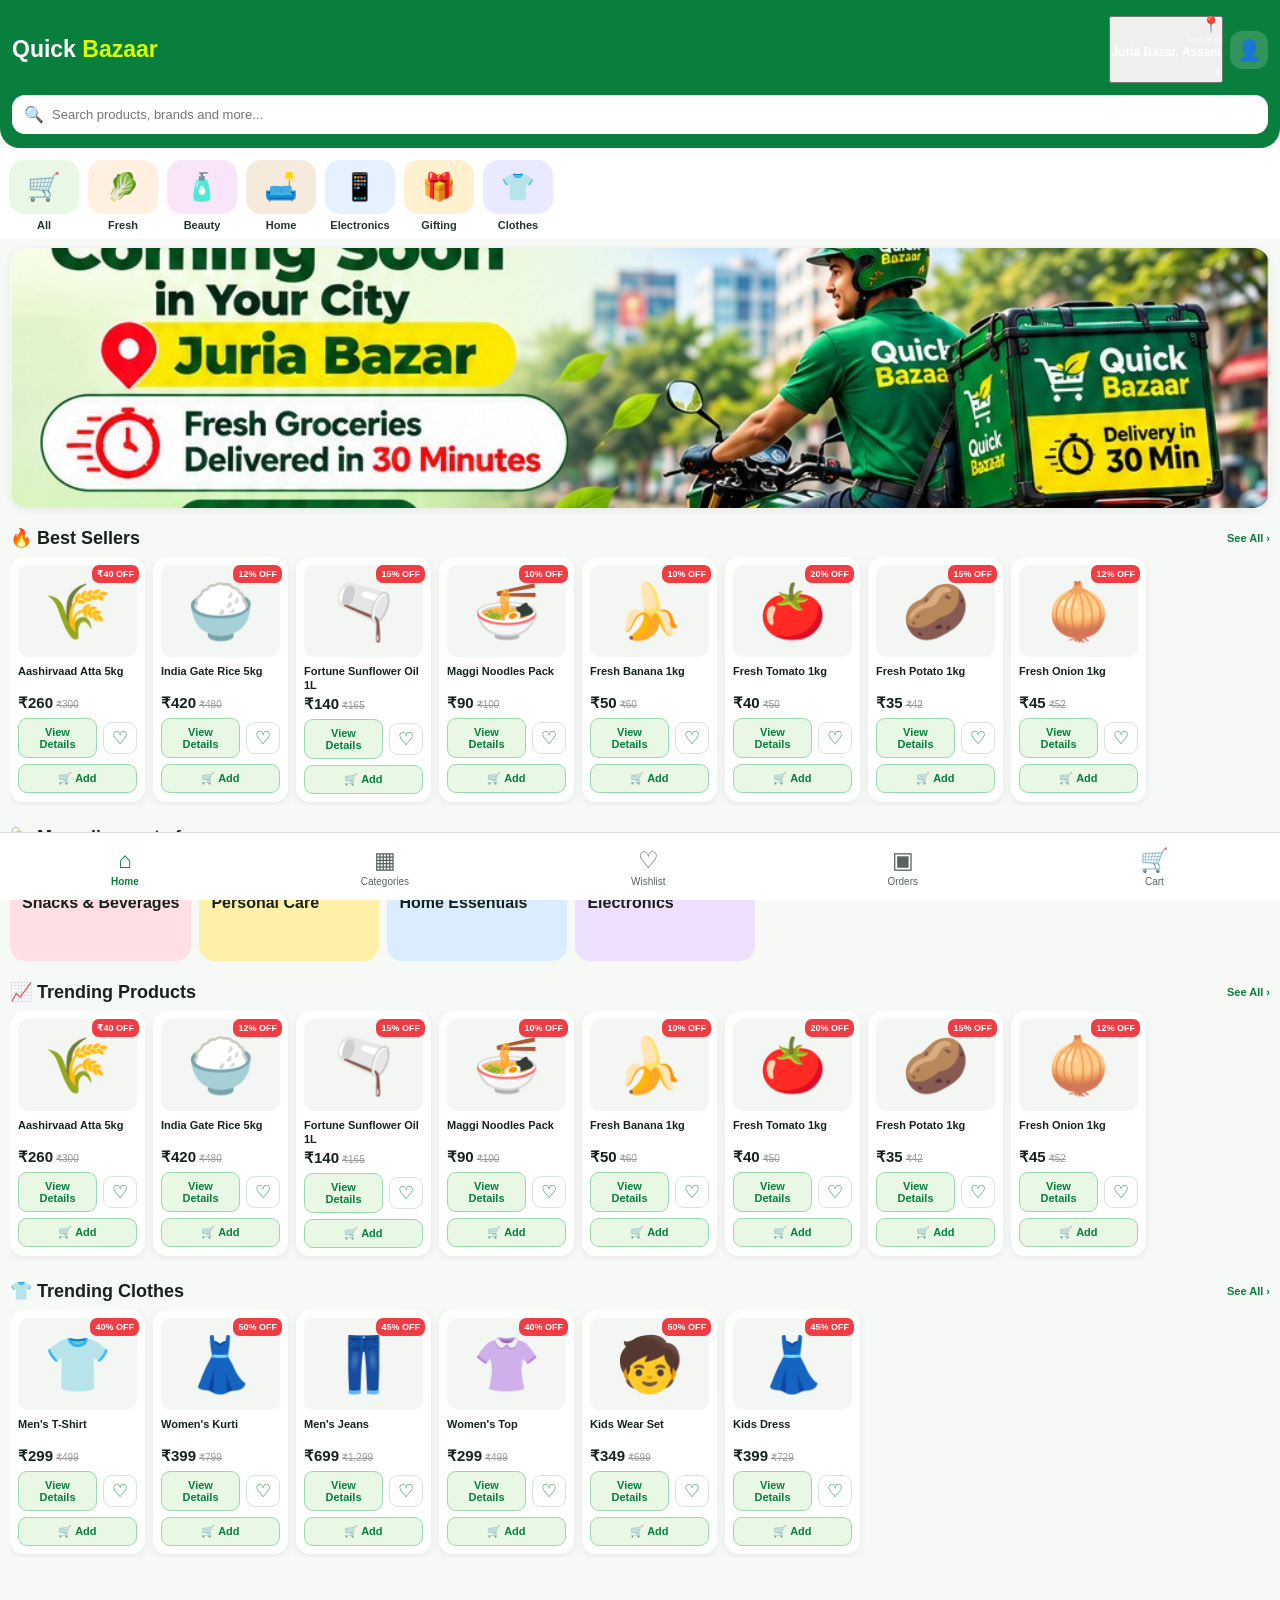
<file: index-old.html>
<!DOCTYPE html>
<html lang="en">
<head>
<meta charset="UTF-8">
<meta name="viewport" content="width=device-width,initial-scale=1.0">
<meta name="theme-color" content="#087f3d">
<title>Quick Bazaar</title>
<style>

*{box-sizing:border-box;margin:0;padding:0}body{font-family:Arial,sans-serif;background:#f7f9f7;color:#17221d;padding-bottom:78px}button,input{font:inherit}button{cursor:pointer}
.header button.location{box-shadow:none!important}.header{background:#087f3d;color:#fff;padding:16px 12px 14px;border-radius:0 0 20px 20px;position:sticky;top:0;z-index:20}.top{display:flex;justify-content:space-between;align-items:center;gap:8px}.logo{font-size:23px;font-weight:900}.logo span{color:#d9ff00}.location{text-align:right;font-size:10px;line-height:14px}.location b{font-size:13px}.search{margin-top:12px;background:#fff;color:#777;border-radius:13px;padding:10px 12px;display:flex;align-items:center;gap:8px}.search input{border:0;outline:0;width:100%;font-size:13px;background:transparent}
.categories{display:flex;gap:9px;overflow-x:auto;background:#fff;padding:12px 9px 8px;scrollbar-width:none}.categories::-webkit-scrollbar{display:none}.cat{min-width:70px;text-align:center;font-size:11px;font-weight:bold;color:#26332d}.catbox{height:54px;border-radius:15px;display:flex;align-items:center;justify-content:center;font-size:27px;background:#e8f8e5;margin-bottom:5px}.cat:nth-child(2) .catbox{background:#fff0df}.cat:nth-child(3) .catbox{background:#f9e5fa}.cat:nth-child(4) .catbox{background:#f5eadc}.cat:nth-child(5) .catbox{background:#e5f1ff}.cat:nth-child(6) .catbox{background:#fff0cf}.cat:nth-child(7) .catbox{background:#e9eaff}
.banner{margin:9px 10px;border-radius:18px;padding:20px 15px;min-height:170px;background:linear-gradient(120deg,#e4ffd7,#b8f28a);position:relative;overflow:hidden}.banner h1{font-size:23px;line-height:1.05;max-width:220px}.banner h1 span{font-size:34px;color:#087f3d}.banner p{font-size:11px;font-weight:bold;margin-top:7px}.shop{margin-top:12px;background:#087f3d;color:#fff;border:0;border-radius:20px;padding:9px 15px;font-weight:bold}.basket{position:absolute;right:-5px;bottom:-7px;font-size:90px}.benefits{position:absolute;right:7px;top:16px;display:none}
.section{padding:10px 10px}.sectionhead{display:flex;justify-content:space-between;align-items:center;margin-bottom:8px}.sectionhead h2{font-size:18px}.see{color:#087f3d;font-size:11px;font-weight:bold}.products{display:flex;gap:8px;overflow-x:auto;padding-bottom:4px;scrollbar-width:none}.products::-webkit-scrollbar{display:none}.card{min-width:135px;width:135px;background:#fff;border-radius:14px;padding:8px;box-shadow:0 2px 8px #00000012;position:relative}.pic{height:92px;border-radius:10px;background:#f4f6f4;display:flex;align-items:center;justify-content:center;font-size:54px}.discount{position:absolute;top:8px;right:6px;background:#ef3d45;color:#fff;padding:4px 5px;border-radius:7px;font-size:9px;font-weight:bold}.card h3{font-size:11px;margin:7px 0 3px;min-height:27px;line-height:14px}.price{font-size:15px;font-weight:bold}.old{font-size:10px;color:#999;text-decoration:line-through;margin-left:3px}.add{width:100%;margin-top:6px;padding:7px;border:1px solid #9bd7af;background:#e8f8e5;color:#087f3d;border-radius:9px;font-weight:bold;font-size:11px}.add.added{background:#087f3d;color:#fff}
.deals{display:flex;gap:8px;overflow-x:auto;scrollbar-width:none}.deal{min-width:180px;height:105px;border-radius:15px;padding:12px;font-weight:bold}.deal b{font-size:19px;display:block;margin-bottom:4px}.deal:nth-child(1){background:#ffdfe4}.deal:nth-child(2){background:#fff0a8}.deal:nth-child(3){background:#d9edff}.deal:nth-child(4){background:#efdfff}
.bottom{position:fixed;bottom:0;left:0;right:0;height:68px;background:#fff;border-top:1px solid #ddd;display:flex;justify-content:space-around;align-items:center;z-index:30}.nav{text-align:center;font-size:10px;color:#59635e;position:relative}.nav div{font-size:23px;margin-bottom:2px}.nav.active{color:#087f3d;font-weight:bold}.badge{position:absolute;top:-2px;margin-left:-7px;background:#ef3d45;color:#fff;border-radius:10px;padding:2px 5px;font-size:9px}.toast{position:fixed;left:50%;bottom:82px;transform:translateX(-50%);background:#17221d;color:#fff;padding:11px 16px;border-radius:22px;font-size:12px;z-index:60;display:none;white-space:nowrap}.overlay{position:fixed;inset:0;background:#0008;z-index:50;display:none}.sheet{position:absolute;left:0;right:0;bottom:0;background:#fff;border-radius:22px 22px 0 0;max-height:82vh;overflow:auto;padding:17px}.sheethead{display:flex;justify-content:space-between;align-items:center;margin-bottom:12px}.sheethead h2{font-size:20px}.close{border:0;background:#eee;border-radius:50%;width:34px;height:34px}.cartrow{display:flex;gap:9px;align-items:center;border-bottom:1px solid #eee;padding:10px 0}.cartemoji{width:52px;height:52px;border-radius:11px;background:#f4f6f4;display:flex;align-items:center;justify-content:center;font-size:28px}.cartinfo{flex:1}.cartinfo b{display:block;font-size:12px;margin-bottom:3px}.cartinfo span{font-weight:bold;font-size:13px}.qty{display:flex;align-items:center;gap:7px}.qty button{border:0;background:#e8f8e5;color:#087f3d;width:27px;height:27px;border-radius:8px;font-weight:bold}.totalbox{margin-top:13px;background:#f6f8f6;border-radius:13px;padding:13px}.totalline{display:flex;justify-content:space-between;margin:5px 0;font-size:13px}.grand{font-size:17px;font-weight:bold;margin-top:8px;padding-top:8px;border-top:1px solid #ddd}.checkout{width:100%;margin-top:11px;border:0;background:#087f3d;color:#fff;border-radius:12px;padding:13px;font-weight:bold}.empty{text-align:center;padding:35px 10px;color:#777}.empty div{font-size:50px;margin-bottom:10px}.hidden{display:none!important}

.product-actions{display:flex;gap:6px;align-items:center;margin-top:6px}.wish{width:34px;height:32px;border:1px solid #d6e5da;background:#fff;border-radius:9px;color:#087f3d;font-size:18px}.wish.active{background:#ffe8eb;color:#e63946;border-color:#ffc5cc}.details{flex:1;margin-top:0!important}.detailbox{display:grid;grid-template-columns:95px 1fr;gap:12px}.detailpic{height:130px;border-radius:14px;background:#f4f6f4;display:flex;align-items:center;justify-content:center;font-size:70px}.detailinfo h2{font-size:19px;margin-bottom:5px}.detailinfo p{font-size:12px;color:#68736d;line-height:17px}.stars{color:#f3a400;font-size:13px;margin:7px 0}.specs{margin-top:14px;background:#f6f8f6;border-radius:12px;padding:11px;font-size:12px;line-height:20px}.bigadd{width:100%;margin-top:13px;padding:13px;border:0;background:#087f3d;color:#fff;border-radius:12px;font-weight:bold}.catgrid{display:grid;grid-template-columns:1fr 1fr;gap:10px}.catgrid button{border:0;border-radius:15px;padding:18px 8px;background:#e8f8e5;font-weight:bold;font-size:13px;color:#17221d}.ordercard{border:1px solid #e6ebe7;border-radius:14px;padding:12px;margin-bottom:10px}.orderhead{display:flex;justify-content:space-between;font-size:12px;font-weight:bold}.orderitems{font-size:11px;color:#66716b;margin:7px 0}.status{color:#087f3d;font-weight:bold;font-size:11px}

.hero{margin:9px 10px;border-radius:18px;overflow:hidden;background:#e8f8e5}.hero img{display:block;width:100%;height:auto;max-height:260px;object-fit:cover}.hero{box-shadow:0 2px 8px #00000012}


.profile-btn{border:0;background:rgba(255,255,255,.16);color:#fff;border-radius:12px;width:38px;height:38px;font-size:20px}
.top-right{display:flex;align-items:center;gap:7px}
.formbox{background:#f6f8f6;border-radius:14px;padding:14px}
.formbox input,.formbox textarea{width:100%;border:1px solid #dbe5de;background:#fff;border-radius:10px;padding:11px;margin:5px 0 9px;outline:none;font-size:13px}
.formbtn{width:100%;border:0;border-radius:11px;background:#087f3d;color:#fff;padding:12px;font-weight:bold;margin-top:4px}
.formbtn.alt{background:#e8f8e5;color:#087f3d}
.profile-head{display:flex;align-items:center;gap:12px;background:#e8f8e5;padding:13px;border-radius:14px;margin-bottom:12px}
.avatar{width:50px;height:50px;border-radius:50%;background:#087f3d;color:#fff;display:flex;align-items:center;justify-content:center;font-size:24px;font-weight:bold}
.menuitem{width:100%;text-align:left;border:0;background:#fff;border-bottom:1px solid #eee;padding:14px 4px;font-weight:bold;color:#26332d}
.addresscard{border:1px solid #dbe5de;border-radius:12px;padding:12px;margin:8px 0;background:#fff}
.addresscard b{display:block;margin-bottom:4px}.addresscard span{font-size:11px;color:#69736d;line-height:16px}
.payopt{display:flex;align-items:center;gap:9px;border:1px solid #dbe5de;border-radius:11px;padding:12px;margin:8px 0;background:#fff}
.payopt input{accent-color:#087f3d}

<style>
.location{display:flex!important;align-items:center;gap:4px!important;max-width:175px!important;overflow:hidden}
.location b,.location small{display:block!important;white-space:nowrap;overflow:hidden;text-overflow:ellipsis}
.location b{font-size:12px!important}.location small{font-size:9px!important;margin-top:1px}
.profile-card{background:linear-gradient(135deg,#087f3d,#0a9b4d);color:#fff;border-radius:16px;padding:16px;display:flex;align-items:center;gap:12px;margin-bottom:12px}
.quickstats{display:grid;grid-template-columns:1fr 1fr 1fr;gap:7px;margin:10px 0}.quickstat{background:#f4f8f4;border-radius:11px;text-align:center;padding:10px 4px;font-size:10px}.quickstat b{display:block;font-size:17px;color:#087f3d;margin-bottom:2px}
.account-form label{font-size:10px;color:#68736d;display:block;margin-top:7px}.address-actions{display:flex;gap:6px;margin-top:8px}.address-actions button{flex:1}

<style>
.location{display:flex!important;align-items:center!important;gap:6px!important;max-width:205px!important;min-width:0!important;text-align:left!important;padding:5px 2px!important;background:transparent!important;border:0!important;color:#fff!important}
.location .locpin{font-size:16px;flex:0 0 auto}.location .loctext{display:block;min-width:0;line-height:13px}
.location .loctext small{display:block!important;font-size:8px!important;line-height:10px!important;opacity:.78;color:#fff!important}
.location .loctext b{display:block!important;font-size:12px!important;line-height:15px!important;white-space:nowrap;overflow:hidden;text-overflow:ellipsis;max-width:145px;color:#fff!important}
.location .locarrow{font-size:20px;opacity:.85;line-height:20px;color:#fff!important}
.address-sheet{padding:18px 16px 24px!important;background:#fff!important}
.address-title{font-size:20px!important;margin:0!important}.address-subtitle{font-size:10px;color:#7a847e;margin:3px 0 14px}
.address-current{background:#eef9ee;border:1.5px solid #8bd19b;border-radius:14px;padding:11px 12px;margin-bottom:10px}
.address-current .row{display:flex;align-items:center;gap:8px}.address-current .check{margin-left:auto;background:#087f3d;color:#fff;border-radius:20px;padding:3px 8px;font-size:9px;font-weight:bold}
.address-card2{border:1px solid #e1e7e3;border-radius:14px;padding:12px;margin:9px 0;background:#fff}
.address-card2.selected{border:1.5px solid #087f3d;box-shadow:0 2px 10px rgba(8,127,61,.08)}
.address-card2 .label{font-size:13px;font-weight:800}.address-card2 .addrtext{font-size:11px;line-height:16px;color:#68736d;margin-top:4px}
.address-buttons{display:flex;gap:7px;margin-top:10px}.address-buttons button{border:0;border-radius:9px;padding:9px 7px;font-weight:bold;font-size:11px}.use-btn{flex:1;background:#087f3d;color:#fff}.edit-btn{background:#e8f8e5;color:#087f3d}.del-btn{background:#fff0f1;color:#d52d3b}
.add-address-btn{width:100%;border:1.5px dashed #62b878;border-radius:12px;background:#f6fff7;color:#087f3d;padding:13px;font-weight:800;margin-top:6px}
.gps-btn{width:100%;border:0;border-radius:11px;background:#eef6ff;color:#2364a3;padding:11px;font-weight:700;margin:8px 0}
</style>
</style></style>
</head>

<body>
<header class="header"><div class="top"><div class="logo">Quick <span>Bazaar</span></div><div class="top-right"><button class="location" onclick="openAddress()"><span class="locpin">📍</span><span class="loctext"><small>Deliver to</small><b id="headAddress">Juria Bazar, Assam</b></span><span class="locarrow">›</span></button><button class="profile-btn" onclick="openProfile()">👤</button></div></div><div class="search">🔍<input id="search" placeholder="Search products, brands and more..." autocomplete="off"></div></header>
<div class="categories">
<div class="cat" onclick="filterCategory('all')"><div class="catbox">🛒</div>All</div>
<div class="cat" onclick="filterCategory('fresh')"><div class="catbox">🥬</div>Fresh</div>
<div class="cat" onclick="filterCategory('beauty')"><div class="catbox">🧴</div>Beauty</div>
<div class="cat" onclick="filterCategory('home')"><div class="catbox">🛋️</div>Home</div>
<div class="cat" onclick="filterCategory('electronics')"><div class="catbox">📱</div>Electronics</div>
<div class="cat" onclick="filterCategory('gifting')"><div class="catbox">🎁</div>Gifting</div>
<div class="cat" onclick="filterCategory('clothes')"><div class="catbox">👕</div>Clothes</div>
</div>
<section class="hero"><img src="hero-banner.jpg" alt="Quick Bazaar - Coming Soon in Juria Bazar"></section>
<section class="section" id="productsSection"><div class="sectionhead"><h2>🔥 Best Sellers</h2><span class="see">See All ›</span></div><div class="products" id="productList"></div></section>
<section class="section"><div class="sectionhead"><h2>🏷️ More discounts for you</h2><span class="see">View All ›</span></div><div class="deals"><div class="deal"><b>Up to 50% OFF</b>Snacks & Beverages</div><div class="deal"><b>Up to 40% OFF</b>Personal Care</div><div class="deal"><b>Up to 30% OFF</b>Home Essentials</div><div class="deal"><b>Up to 60% OFF</b>Electronics</div></div></section>
<section class="section"><div class="sectionhead"><h2>📈 Trending Products</h2><span class="see">See All ›</span></div><div class="products" id="trendingList"></div></section>
<section class="section"><div class="sectionhead"><h2>👕 Trending Clothes</h2><span class="see">See All ›</span></div><div class="products" id="clothesList"></div></section>
<nav class="bottom"><div class="nav active" onclick="goHome()"><div>⌂</div>Home</div><div class="nav" onclick="openCategories()"><div>▦</div>Categories</div><div class="nav" onclick="openWishlist()"><div>♡<span id="wishBadge" class="badge hidden">0</span></div>Wishlist</div><div class="nav" onclick="openOrders()"><div>▣</div>Orders</div><div class="nav" onclick="openCart()"><div>🛒<span id="cartBadge" class="badge hidden">0</span></div>Cart</div></nav>
<div class="toast" id="toast"></div><div class="overlay" id="overlay" onclick="closeSheet(event)"><div class="sheet" id="sheet" onclick="event.stopPropagation()"></div></div>
<script>

const products=[
{id:1,name:'Aashirvaad Atta 5kg',price:260,old:300,discount:'₹40 OFF',cat:'grocery',emoji:'🌾'},
{id:2,name:'India Gate Rice 5kg',price:420,old:480,discount:'12% OFF',cat:'grocery',emoji:'🍚'},
{id:3,name:'Fortune Sunflower Oil 1L',price:140,old:165,discount:'15% OFF',cat:'grocery',emoji:'🫗'},
{id:4,name:'Maggi Noodles Pack',price:90,old:100,discount:'10% OFF',cat:'grocery',emoji:'🍜'},
{id:5,name:'Fresh Banana 1kg',price:50,old:60,discount:'10% OFF',cat:'fresh',emoji:'🍌'},
{id:6,name:'Fresh Tomato 1kg',price:40,old:50,discount:'20% OFF',cat:'fresh',emoji:'🍅'},
{id:7,name:'Fresh Potato 1kg',price:35,old:42,discount:'15% OFF',cat:'fresh',emoji:'🥔'},
{id:8,name:'Fresh Onion 1kg',price:45,old:52,discount:'12% OFF',cat:'fresh',emoji:'🧅'},
{id:9,name:'Face Wash',price:149,old:180,discount:'17% OFF',cat:'beauty',emoji:'🧴'},
{id:10,name:'Body Lotion',price:199,old:240,discount:'17% OFF',cat:'beauty',emoji:'🧼'},
{id:11,name:'Storage Box',price:249,old:299,discount:'16% OFF',cat:'home',emoji:'📦'},
{id:12,name:'Kitchen Organizer',price:299,old:349,discount:'14% OFF',cat:'home',emoji:'🧺'},
{id:13,name:'Smartphone',price:8999,old:9999,discount:'10% OFF',cat:'electronics',emoji:'📱'},
{id:14,name:'Wireless Earbuds',price:1299,old:1799,discount:'28% OFF',cat:'electronics',emoji:'🎧'},
{id:15,name:'Power Bank',price:899,old:1199,discount:'25% OFF',cat:'electronics',emoji:'🔋'},
{id:16,name:'Gift Hamper',price:499,old:699,discount:'29% OFF',cat:'gifting',emoji:'🎁'},
{id:17,name:'Teddy Gift',price:399,old:599,discount:'33% OFF',cat:'gifting',emoji:'🧸'},
{id:18,name:"Men's T-Shirt",price:299,old:499,discount:'40% OFF',cat:'clothes',emoji:'👕'},
{id:19,name:"Women's Kurti",price:399,old:799,discount:'50% OFF',cat:'clothes',emoji:'👗'},
{id:20,name:"Men's Jeans",price:699,old:1299,discount:'45% OFF',cat:'clothes',emoji:'👖'},
{id:21,name:"Women's Top",price:299,old:499,discount:'40% OFF',cat:'clothes',emoji:'👚'},
{id:22,name:'Kids Wear Set',price:349,old:699,discount:'50% OFF',cat:'clothes',emoji:'🧒'},
{id:23,name:"Kids Dress",price:399,old:729,discount:'45% OFF',cat:'clothes',emoji:'👗'},
{id:24,name:'Mother Dairy Milk 1L',price:58,old:60,discount:'3% OFF',cat:'fresh',emoji:'🥛'},
{id:25,name:'Eggs 30 Pcs',price:180,old:210,discount:'14% OFF',cat:'fresh',emoji:'🥚'}
];
let cart=JSON.parse(localStorage.getItem('qb_cart')||'{}');let wishlist=JSON.parse(localStorage.getItem('qb_wishlist')||'[]');
function save(){localStorage.setItem('qb_cart',JSON.stringify(cart));localStorage.setItem('qb_wishlist',JSON.stringify(wishlist));updateBadges()}
function money(n){return '₹'+n.toLocaleString('en-IN')}
function toast(msg){let t=document.getElementById('toast');t.innerText=msg;t.style.display='block';clearTimeout(window.tt);window.tt=setTimeout(()=>t.style.display='none',1800)}
function cartTotal(){return Object.entries(cart).reduce((s,[id,q])=>{let p=products.find(x=>x.id==id);return s+(p?p.price*q:0)},0)}
function cartItems(){return Object.entries(cart).filter(([id,q])=>q>0).map(([id,q])=>({p:products.find(x=>x.id==id),q:+q})).filter(x=>x.p)}
function updateBadges(){let count=Object.values(cart).reduce((a,b)=>a+b,0);let cb=document.getElementById('cartBadge'),wb=document.getElementById('wishBadge');cb.innerText=count;cb.classList.toggle('hidden',count===0);wb.innerText=wishlist.length;wb.classList.toggle('hidden',wishlist.length===0)}
function productCard(p){let added=!!cart[p.id];let liked=wishlist.includes(p.id);return `<div class="card" onclick="openProduct(${p.id})" style="cursor:pointer"><span class="discount">${p.discount}</span><div class="pic">${p.emoji}</div><h3>${p.name}</h3><span class="price">${money(p.price)}</span><span class="old">${money(p.old)}</span><div class="product-actions"><button class="add details" onclick="event.stopPropagation();openProduct(${p.id})">View Details</button><button class="wish ${liked?'active':''}" onclick="event.stopPropagation();toggleWish(${p.id})">${liked?'♥':'♡'}</button></div><button class="add ${added?'added':''}" onclick="event.stopPropagation();addToCart(${p.id})">${added?'✓ Added':'🛒 Add'}</button></div>`}
function render(list=products){document.getElementById('productList').innerHTML=list.slice(0,8).map(productCard).join('');document.getElementById('trendingList').innerHTML=list.filter(p=>['fresh','grocery'].includes(p.cat)).slice(0,8).map(productCard).join('');document.getElementById('clothesList').innerHTML=products.filter(p=>p.cat==='clothes').map(productCard).join('')}
function addToCart(id){cart[id]=(cart[id]||0)+1;save();renderFiltered();toast('Added to cart ✓')}
function renderFiltered(){let q=document.getElementById('search').value.toLowerCase();render(products.filter(p=>p.name.toLowerCase().includes(q)))}
document.getElementById('search').addEventListener('input',renderFiltered);
function openCart(){let items=cartItems();document.getElementById('sheet').innerHTML=`<div class="sheethead"><h2>🛒 Your Cart</h2><button class="close" onclick="closeSheet()">✕</button></div>`+(items.length?items.map(({p,q})=>`<div class="cartrow"><div class="cartemoji">${p.emoji}</div><div class="cartinfo"><b>${p.name}</b><span>${money(p.price)}</span></div><div class="qty"><button onclick="changeQty(${p.id},-1)">−</button><b>${q}</b><button onclick="changeQty(${p.id},1)">+</button></div></div>`).join('')+`<div class="totalbox"><div class="totalline"><span>Items</span><b>${items.reduce((a,x)=>a+x.q,0)}</b></div><div class="totalline"><span>Subtotal</span><b>${money(cartTotal())}</b></div><div class="totalline"><span>Delivery</span><b>FREE</b></div><div class="totalline grand"><span>Total</span><b>${money(cartTotal())}</b></div></div><button class="checkout" onclick="openCheckout()">Proceed to Checkout</button>`:`<div class="empty"><div>🛒</div><h3>Your cart is empty</h3><p>Add some products to continue.</p></div>`);document.getElementById('overlay').style.display='block'}
function changeQty(id,n){cart[id]=(cart[id]||0)+n;if(cart[id]<=0)delete cart[id];save();renderFiltered();openCart()}
function openWishlist(){let items=products.filter(p=>wishlist.includes(p.id));document.getElementById('sheet').innerHTML=`<div class="sheethead"><h2>❤️ Wishlist</h2><button class="close" onclick="closeSheet()">✕</button></div>`+(items.length?items.map(p=>`<div class="cartrow"><div class="cartemoji">${p.emoji}</div><div class="cartinfo"><b>${p.name}</b><span>${money(p.price)}</span></div><button class="add" style="width:80px;margin:0" onclick="addToCart(${p.id});openWishlist()">Add</button></div>`).join(''):`<div class="empty"><div>♡</div><h3>Wishlist is empty</h3><p>Your favourite products will appear here.</p></div>`);document.getElementById('overlay').style.display='block'}
function closeSheet(e){if(!e||e.target.id==='overlay')document.getElementById('overlay').style.display='none'}function goHome(){window.scrollTo({top:0,behavior:'smooth'})}

function toggleWish(id){if(wishlist.includes(id)){wishlist=wishlist.filter(x=>x!==id);toast('Removed from wishlist')}else{wishlist.push(id);toast('Added to wishlist ♥')}save();renderFiltered()}
function openProduct(id){let p=products.find(x=>x.id===id);if(!p)return;let liked=wishlist.includes(id);document.getElementById('sheet').innerHTML=`<div class="sheethead"><h2>Product Details</h2><button class="close" onclick="closeSheet()">✕</button></div><div class="detailbox"><div class="detailpic">${p.emoji}</div><div class="detailinfo"><h2>${p.name}</h2><div class="stars">★★★★★ <span style="color:#777">4.7</span></div><p>Fresh quality product with great value. Product details and packaging information will be updated with the final catalogue.</p><div class="price" style="margin-top:8px">${money(p.price)} <span class="old">${money(p.old)}</span></div></div></div><div class="specs"><b>Highlights</b><br>✓ Quality checked<br>✓ Easy ordering<br>✓ Fast local delivery<br>✓ ${p.discount}</div><button class="bigadd" onclick="addToCart(${p.id});closeSheet()">🛒 Add to Cart</button><button class="add" style="margin-top:8px" onclick="toggleWish(${p.id});openProduct(${p.id})">${liked?'♥ Remove from Wishlist':'♡ Add to Wishlist'}</button>`;document.getElementById('overlay').style.display='block'}
function openCategories(){let cats=[['all','🛒','All Products'],['fresh','🥬','Fresh'],['beauty','🧴','Beauty'],['home','🛋️','Home'],['electronics','📱','Electronics'],['gifting','🎁','Gifting'],['clothes','👕','Clothes'],['kids','🧸','Kids']];document.getElementById('sheet').innerHTML=`<div class="sheethead"><h2>▦ Categories</h2><button class="close" onclick="closeSheet()">✕</button></div><div class="catgrid">${cats.map(c=>`<button onclick="filterCategory('${c[0]}');closeSheet()">${c[1]}<br><span style="display:block;margin-top:7px">${c[2]}</span></button>`).join('')}</div>`;document.getElementById('overlay').style.display='block'}
function openOrders(){let orders=JSON.parse(localStorage.getItem('qb_orders')||'[]');document.getElementById('sheet').innerHTML=`<div class="sheethead"><h2>📦 My Orders</h2><button class="close" onclick="closeSheet()">✕</button></div>`+(orders.length?orders.map(o=>`<div class="ordercard"><div class="orderhead"><span>Order #${o.id}</span><span>${money(o.total)}</span></div><div class="orderitems">${o.items}</div><div class="status">✓ ${o.status}</div></div>`).join(''):`<div class="empty"><div>📦</div><h3>No orders yet</h3><p>Your orders will appear here after checkout.</p></div>`);document.getElementById('overlay').style.display='block'}
function getUser(){return JSON.parse(localStorage.getItem('qb_user')||'null')}
function getAddresses(){return JSON.parse(localStorage.getItem('qb_addresses')||'[]')}
function setAddresses(a){localStorage.setItem('qb_addresses',JSON.stringify(a))}
function getSelectedAddress(){let a=getAddresses();return a.find(x=>x.id==localStorage.getItem('qb_selected_address'))||a[0]||null}

function openProfile(){
let u=getUser(),orders=JSON.parse(localStorage.getItem('qb_orders')||'[]'),addresses=getAddresses();
document.getElementById('sheet').innerHTML=u?
`<div class="sheethead"><h2>👤 My Profile</h2><button class="close" onclick="closeSheet()">✕</button></div>
<div class="profile-card"><div class="avatar">${(u.name||'U').charAt(0).toUpperCase()}</div><div><b style="font-size:17px">${u.name}</b><small style="display:block;margin-top:3px">${u.phone}</small></div></div>
<div class="quickstats"><div class="quickstat"><b>${orders.length}</b>Orders</div><div class="quickstat"><b>${addresses.length}</b>Addresses</div><div class="quickstat"><b>${wishlist.length}</b>Wishlist</div></div>
<button class="menuitem" onclick="openAddress()">📍 My Addresses <span style="float:right">›</span></button>
<button class="menuitem" onclick="openOrders()">📦 My Orders <span style="float:right">›</span></button>
<button class="menuitem" onclick="logout()">🚪 Logout <span style="float:right">›</span></button>`:
`<div class="sheethead"><h2>👤 Customer Login</h2><button class="close" onclick="closeSheet()">✕</button></div>
<div class="formbox account-form"><b>Welcome to Quick Bazaar</b><p style="font-size:11px;color:#68736d;margin:6px 0 8px">Login to save your profile, addresses and orders.</p>
<label>Name</label><input id="loginName" placeholder="Enter your name"><label>Mobile number</label><input id="loginPhone" placeholder="10-digit mobile number" inputmode="tel">
<button class="formbtn" onclick="loginCustomer()">Continue</button></div>`;
document.getElementById('overlay').style.display='block';
}
function loginCustomer(){
  let name=document.getElementById('loginName').value.trim(),phone=document.getElementById('loginPhone').value.trim();
  if(name.length<2||phone.length<10){toast('Enter name and valid mobile number');return}
  localStorage.setItem('qb_user',JSON.stringify({name,phone}));
  closeSheet();toast('Login successful ✓');openProfile();
}
function logout(){localStorage.removeItem('qb_user');closeSheet();toast('Logged out')}
function openAddress(){
let addresses=getAddresses(),selected=localStorage.getItem('qb_selected_address');
document.getElementById('sheet').innerHTML=
`<div class="address-sheet">
 <div class="sheethead"><div><h2 class="address-title">📍 Delivery Address</h2><div class="address-subtitle">Choose where you want your order delivered</div></div><button class="close" onclick="closeSheet()">✕</button></div>
 ${addresses.length ? addresses.map(a=>`
 <div class="address-card2 ${a.id==selected?'selected':''}">
   <div class="row"><span class="label">${a.label||'Home'}</span>${a.id==selected?'<span class="check">✓ SELECTED</span>':''}</div>
   <div class="addrtext">${a.text.replace(/\\n/g,'<br>')}</div>
   <div class="address-buttons">
     ${a.id!=selected?`<button class="use-btn" onclick="selectAddress('${a.id}')">Use this address</button>`:`<button class="use-btn" onclick="closeSheet()">✓ Using this address</button>`}
     <button class="edit-btn" onclick="editAddress('${a.id}')">Edit</button>
     <button class="del-btn" onclick="deleteAddress('${a.id}')">Delete</button>
   </div>
 </div>`).join('') : `
 <div class="empty"><div>📍</div><h3>No address saved</h3><p>Add an address for faster checkout.</p></div>`}
 <button class="add-address-btn" onclick="openAddAddress()">＋ Add New Address</button>
 <button class="gps-btn" onclick="useCurrentLocation()">◎ Use my current location</button>
</div>`;
document.getElementById('overlay').style.display='block';
}
function useCurrentLocation(){
if(!navigator.geolocation){toast('Location not supported');return}
toast('Requesting location…');
navigator.geolocation.getCurrentPosition(
 pos=>{localStorage.setItem('qb_gps',JSON.stringify({lat:pos.coords.latitude,lng:pos.coords.longitude}));toast('Location permission received ✓');},
 ()=>toast('Location permission denied. Add address manually.')
);
}
function editAddress(id){
let a=getAddresses().find(x=>x.id==id);if(!a)return;
let p=a.text.split(',').map(x=>x.trim()),pin=(p[p.length-1]||'').replace(/[^0-9]/g,'');
document.getElementById('sheet').innerHTML=`<div class="sheethead"><h2>✏️ Edit Address</h2><button class="close" onclick="openAddress()">✕</button></div>
<div class="formbox account-form"><label>Full name</label><input id="addrName" value="${p[0]||''}"><label>Mobile</label><input id="addrPhone" value="${p[1]||''}" inputmode="tel"><label>Full address</label><input id="addrLine" value="${p.slice(2,-2).join(', ')}"><label>City / Town</label><input id="addrCity" value="${p[p.length-2]||'Juria Bazar'}"><label>State</label><input id="addrState" value="Assam"><label>PIN</label><input id="addrPin" value="${pin}" inputmode="numeric"><button class="formbtn" onclick="updateAddress('${id}')">Save Address</button></div>`;
}
function updateAddress(id){
let a=getAddresses(),i=a.findIndex(x=>x.id==id);if(i<0)return;
let name=document.getElementById('addrName').value.trim(),phone=document.getElementById('addrPhone').value.trim(),line=document.getElementById('addrLine').value.trim(),city=document.getElementById('addrCity').value.trim(),state=document.getElementById('addrState').value.trim(),pin=document.getElementById('addrPin').value.trim();
if(!name||phone.replace(/\D/g,'').length!==10||!line||!city||pin.length<5){toast('Please fill all details');return}
a[i].text=`${name}, ${phone}, ${line}, ${city}, ${state} - ${pin}`;setAddresses(a);updateHeaderAddress();toast('Address updated ✓');openAddress();
}
function deleteAddress(id){
let a=getAddresses().filter(x=>x.id!=id);setAddresses(a);
if(localStorage.getItem('qb_selected_address')==id)localStorage.removeItem('qb_selected_address');
updateHeaderAddress();toast('Address deleted');openAddress();
}
function openAddAddress(){
  document.getElementById('sheet').innerHTML=`<div class="sheethead"><h2>＋ Add Address</h2><button class="close" onclick="openAddress()">✕</button></div>
  <div class="formbox"><input id="addrName" placeholder="Full name"><input id="addrPhone" placeholder="Mobile number" inputmode="tel"><input id="addrLine" placeholder="House / Street / Area"><input id="addrCity" placeholder="City / Town"><input id="addrState" value="Assam" placeholder="State"><input id="addrPin" placeholder="PIN code" inputmode="numeric"><button class="formbtn" onclick="saveAddress()">Save Address</button></div>`;
}
function saveAddress(){
  let name=document.getElementById('addrName').value.trim(),phone=document.getElementById('addrPhone').value.trim(),line=document.getElementById('addrLine').value.trim(),city=document.getElementById('addrCity').value.trim(),state=document.getElementById('addrState').value.trim(),pin=document.getElementById('addrPin').value.trim();
  if(!name||phone.length<10||!line||!city||pin.length<5){toast('Please fill all address details');return}
  let a=getAddresses();let id=String(Date.now());a.push({id,label:'Home',text:`${name}, ${phone}\n${line}, ${city}, ${state} - ${pin}`});setAddresses(a);localStorage.setItem('qb_selected_address',id);updateHeaderAddress();toast('Address saved ✓');openAddress();
}
function selectAddress(id){localStorage.setItem('qb_selected_address',id);updateHeaderAddress();toast('Address selected ✓');openAddress()}
function updateHeaderAddress(){
let a=getSelectedAddress();
if(a){
 let parts=(a.text||'').split(',').map(x=>x.trim());
 let line=parts.length>=4?parts[parts.length-2]:parts[2]||'Juria Bazar, Assam';
 let pin=(a.text||'').match(/(\d{6})$/);
 document.getElementById('headAddress').innerText=(line+(pin?' - '+pin[1]:'')).slice(0,27);
}else{
 document.getElementById('headAddress').innerText='Juria Bazar, Assam';
}
}
function openCheckout(){
  if(!getUser()){openProfile();toast('Please login first');return}
  if(!getSelectedAddress()){openAddAddress();toast('Add delivery address first');return}
  let total=cartTotal(),a=getSelectedAddress();
  document.getElementById('sheet').innerHTML=`<div class="sheethead"><h2>💳 Checkout</h2><button class="close" onclick="closeSheet()">✕</button></div>
  <div class="addresscard"><b>📍 Delivery Address</b><span>${a.text.replace(/\n/g,'<br>')}</span><button class="formbtn alt" onclick="openAddress()">Change Address</button></div>
  <div class="formbox"><b>Payment Method</b>
  <label class="payopt"><input type="radio" name="pay" value="COD" checked> <span>💵 <b>Cash on Delivery</b><br><small>Pay when your order arrives</small></span></label>
  <label class="payopt"><input type="radio" name="pay" value="ONLINE"> <span>💳 <b>Online Payment</b><br><small>Demo option — gateway will be connected later</small></span></label></div>
  <div class="totalbox"><div class="totalline"><span>Subtotal</span><b>${money(total)}</b></div><div class="totalline"><span>Delivery</span><b>FREE</b></div><div class="totalline grand"><span>Total</span><b>${money(total)}</b></div></div>
  <button class="checkout" onclick="placeOrder()">Place Order</button>`;
  document.getElementById('overlay').style.display='block';
}
function placeOrder(){
  let method=document.querySelector('input[name="pay"]:checked')?.value||'COD',items=cartItems();if(!items.length){toast('Your cart is empty');return}
  let orders=JSON.parse(localStorage.getItem('qb_orders')||'[]'),a=getSelectedAddress(),u=getUser();
  orders.unshift({id:String(Date.now()).slice(-6),total:cartTotal(),items:items.map(x=>`${x.p.name} × ${x.q}`).join(' • '),status:method==='COD'?'Order placed • Cash on Delivery':'Order placed • Online payment demo',address:a.text,customer:u.name});
  localStorage.setItem('qb_orders',JSON.stringify(orders));cart={};save();renderFiltered();closeSheet();toast('Order placed successfully ✓');
}
function filterCategory(cat){document.getElementById('search').value='';let list=cat==='all'?products:products.filter(p=>p.cat===cat);render(list);document.getElementById('productsSection').scrollIntoView({behavior:'smooth'});toast(cat==='all'?'All products':cat.charAt(0).toUpperCase()+cat.slice(1))}

updateHeaderAddress();render();updateBadges();

</script>
</body></html>
</file>
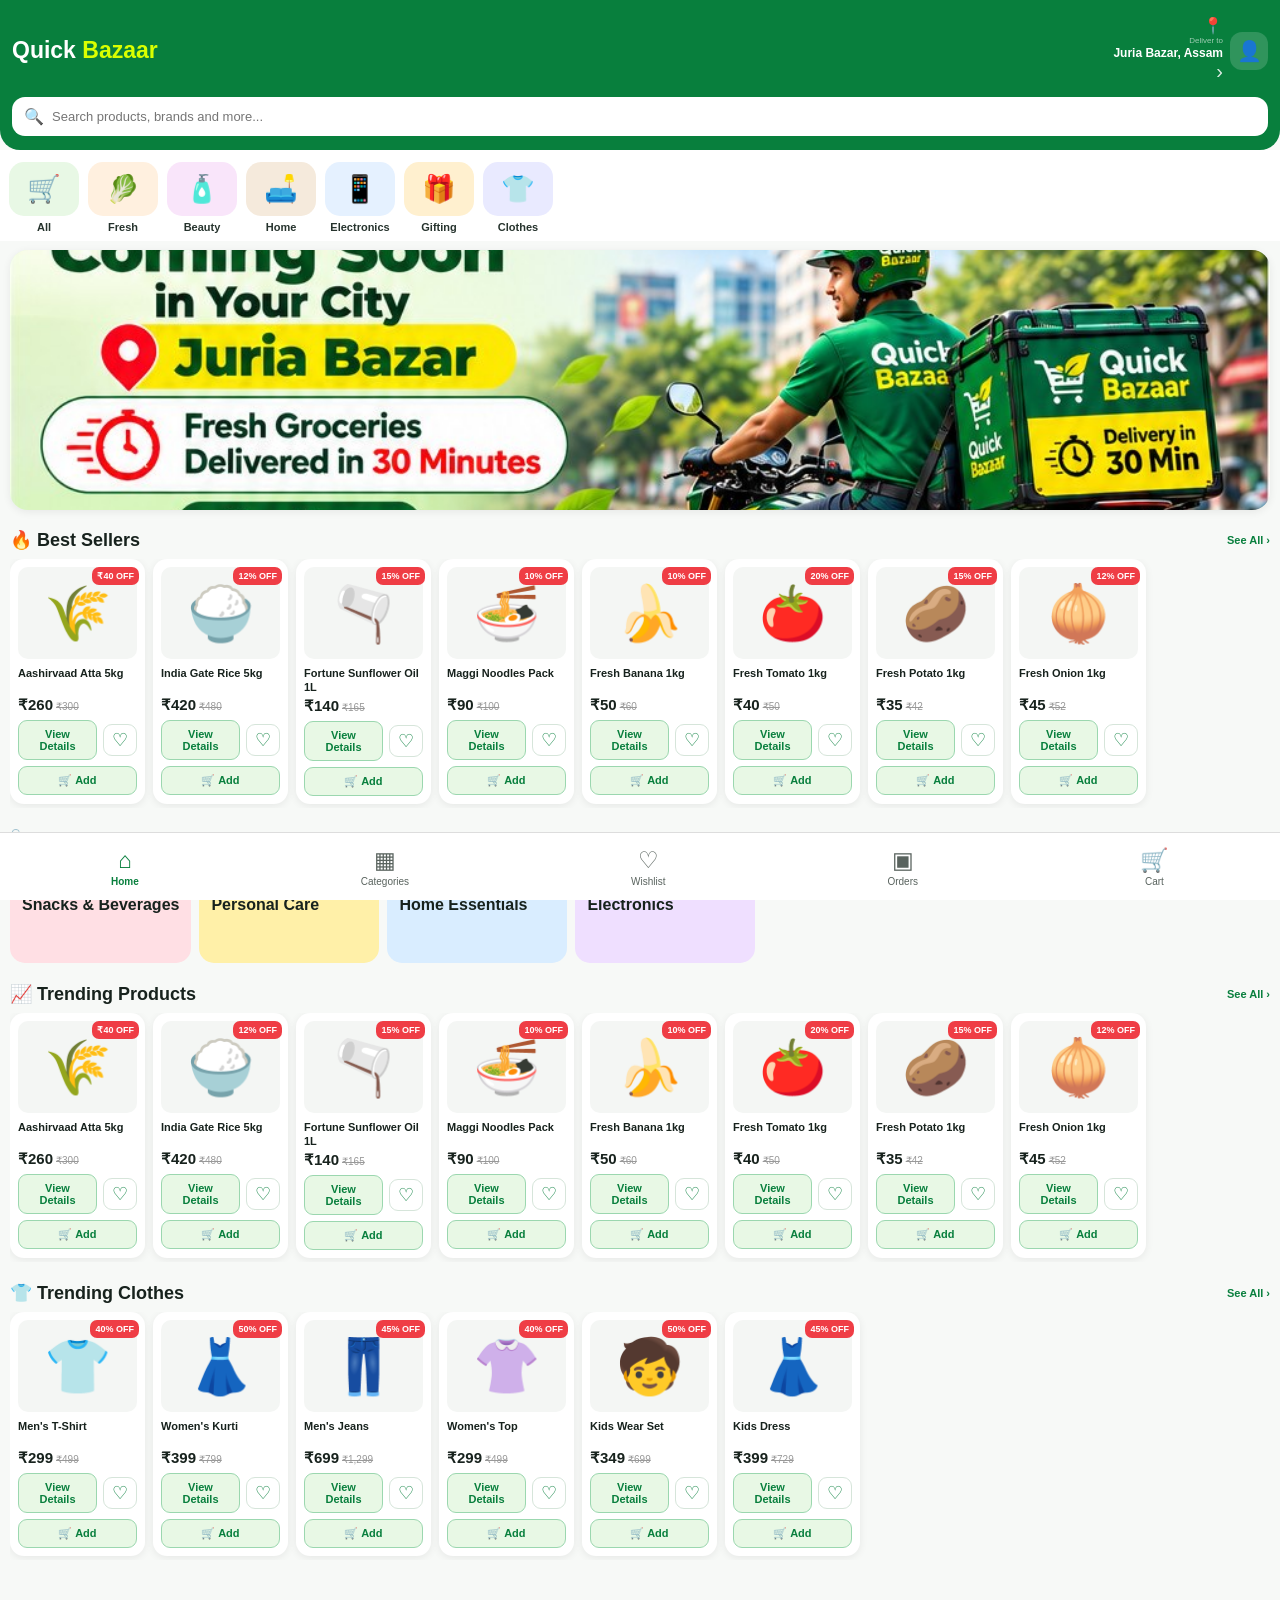
<file: index-old2.html>
<!DOCTYPE html>
<html lang="en">
<head>
<meta charset="UTF-8">
<meta name="viewport" content="width=device-width,initial-scale=1.0">
<meta name="theme-color" content="#087f3d">
<title>Quick Bazaar</title>
<style>

*{box-sizing:border-box;margin:0;padding:0}body{font-family:Arial,sans-serif;background:#f7f9f7;color:#17221d;padding-bottom:78px}button,input{font:inherit}button{cursor:pointer}
.header button.location{box-shadow:none!important}.header{background:#087f3d;color:#fff;padding:16px 12px 14px;border-radius:0 0 20px 20px;position:sticky;top:0;z-index:20}.top{display:flex;justify-content:space-between;align-items:center;gap:8px}.logo{font-size:23px;font-weight:900}.logo span{color:#d9ff00}.location{text-align:right;font-size:10px;line-height:14px}.location b{font-size:13px}.search{margin-top:12px;background:#fff;color:#777;border-radius:13px;padding:10px 12px;display:flex;align-items:center;gap:8px}.search input{border:0;outline:0;width:100%;font-size:13px;background:transparent}
.categories{display:flex;gap:9px;overflow-x:auto;background:#fff;padding:12px 9px 8px;scrollbar-width:none}.categories::-webkit-scrollbar{display:none}.cat{min-width:70px;text-align:center;font-size:11px;font-weight:bold;color:#26332d}.catbox{height:54px;border-radius:15px;display:flex;align-items:center;justify-content:center;font-size:27px;background:#e8f8e5;margin-bottom:5px}.cat:nth-child(2) .catbox{background:#fff0df}.cat:nth-child(3) .catbox{background:#f9e5fa}.cat:nth-child(4) .catbox{background:#f5eadc}.cat:nth-child(5) .catbox{background:#e5f1ff}.cat:nth-child(6) .catbox{background:#fff0cf}.cat:nth-child(7) .catbox{background:#e9eaff}
.banner{margin:9px 10px;border-radius:18px;padding:20px 15px;min-height:170px;background:linear-gradient(120deg,#e4ffd7,#b8f28a);position:relative;overflow:hidden}.banner h1{font-size:23px;line-height:1.05;max-width:220px}.banner h1 span{font-size:34px;color:#087f3d}.banner p{font-size:11px;font-weight:bold;margin-top:7px}.shop{margin-top:12px;background:#087f3d;color:#fff;border:0;border-radius:20px;padding:9px 15px;font-weight:bold}.basket{position:absolute;right:-5px;bottom:-7px;font-size:90px}.benefits{position:absolute;right:7px;top:16px;display:none}
.section{padding:10px 10px}.sectionhead{display:flex;justify-content:space-between;align-items:center;margin-bottom:8px}.sectionhead h2{font-size:18px}.see{color:#087f3d;font-size:11px;font-weight:bold}.products{display:flex;gap:8px;overflow-x:auto;padding-bottom:4px;scrollbar-width:none}.products::-webkit-scrollbar{display:none}.card{min-width:135px;width:135px;background:#fff;border-radius:14px;padding:8px;box-shadow:0 2px 8px #00000012;position:relative}.pic{height:92px;border-radius:10px;background:#f4f6f4;display:flex;align-items:center;justify-content:center;font-size:54px}.discount{position:absolute;top:8px;right:6px;background:#ef3d45;color:#fff;padding:4px 5px;border-radius:7px;font-size:9px;font-weight:bold}.card h3{font-size:11px;margin:7px 0 3px;min-height:27px;line-height:14px}.price{font-size:15px;font-weight:bold}.old{font-size:10px;color:#999;text-decoration:line-through;margin-left:3px}.add{width:100%;margin-top:6px;padding:7px;border:1px solid #9bd7af;background:#e8f8e5;color:#087f3d;border-radius:9px;font-weight:bold;font-size:11px}.add.added{background:#087f3d;color:#fff}
.deals{display:flex;gap:8px;overflow-x:auto;scrollbar-width:none}.deal{min-width:180px;height:105px;border-radius:15px;padding:12px;font-weight:bold}.deal b{font-size:19px;display:block;margin-bottom:4px}.deal:nth-child(1){background:#ffdfe4}.deal:nth-child(2){background:#fff0a8}.deal:nth-child(3){background:#d9edff}.deal:nth-child(4){background:#efdfff}
.bottom{position:fixed;bottom:0;left:0;right:0;height:68px;background:#fff;border-top:1px solid #ddd;display:flex;justify-content:space-around;align-items:center;z-index:30}.nav{text-align:center;font-size:10px;color:#59635e;position:relative}.nav div{font-size:23px;margin-bottom:2px}.nav.active{color:#087f3d;font-weight:bold}.badge{position:absolute;top:-2px;margin-left:-7px;background:#ef3d45;color:#fff;border-radius:10px;padding:2px 5px;font-size:9px}.toast{position:fixed;left:50%;bottom:82px;transform:translateX(-50%);background:#17221d;color:#fff;padding:11px 16px;border-radius:22px;font-size:12px;z-index:60;display:none;white-space:nowrap}.overlay{position:fixed;inset:0;background:#0008;z-index:50;display:none}.sheet{position:absolute;left:0;right:0;bottom:0;background:#fff;border-radius:22px 22px 0 0;max-height:82vh;overflow:auto;padding:17px}.sheethead{display:flex;justify-content:space-between;align-items:center;margin-bottom:12px}.sheethead h2{font-size:20px}.close{border:0;background:#eee;border-radius:50%;width:34px;height:34px}.cartrow{display:flex;gap:9px;align-items:center;border-bottom:1px solid #eee;padding:10px 0}.cartemoji{width:52px;height:52px;border-radius:11px;background:#f4f6f4;display:flex;align-items:center;justify-content:center;font-size:28px}.cartinfo{flex:1}.cartinfo b{display:block;font-size:12px;margin-bottom:3px}.cartinfo span{font-weight:bold;font-size:13px}.qty{display:flex;align-items:center;gap:7px}.qty button{border:0;background:#e8f8e5;color:#087f3d;width:27px;height:27px;border-radius:8px;font-weight:bold}.totalbox{margin-top:13px;background:#f6f8f6;border-radius:13px;padding:13px}.totalline{display:flex;justify-content:space-between;margin:5px 0;font-size:13px}.grand{font-size:17px;font-weight:bold;margin-top:8px;padding-top:8px;border-top:1px solid #ddd}.checkout{width:100%;margin-top:11px;border:0;background:#087f3d;color:#fff;border-radius:12px;padding:13px;font-weight:bold}.empty{text-align:center;padding:35px 10px;color:#777}.empty div{font-size:50px;margin-bottom:10px}.hidden{display:none!important}

.product-actions{display:flex;gap:6px;align-items:center;margin-top:6px}.wish{width:34px;height:32px;border:1px solid #d6e5da;background:#fff;border-radius:9px;color:#087f3d;font-size:18px}.wish.active{background:#ffe8eb;color:#e63946;border-color:#ffc5cc}.details{flex:1;margin-top:0!important}.detailbox{display:grid;grid-template-columns:95px 1fr;gap:12px}.detailpic{height:130px;border-radius:14px;background:#f4f6f4;display:flex;align-items:center;justify-content:center;font-size:70px}.detailinfo h2{font-size:19px;margin-bottom:5px}.detailinfo p{font-size:12px;color:#68736d;line-height:17px}.stars{color:#f3a400;font-size:13px;margin:7px 0}.specs{margin-top:14px;background:#f6f8f6;border-radius:12px;padding:11px;font-size:12px;line-height:20px}.bigadd{width:100%;margin-top:13px;padding:13px;border:0;background:#087f3d;color:#fff;border-radius:12px;font-weight:bold}.catgrid{display:grid;grid-template-columns:1fr 1fr;gap:10px}.catgrid button{border:0;border-radius:15px;padding:18px 8px;background:#e8f8e5;font-weight:bold;font-size:13px;color:#17221d}.ordercard{border:1px solid #e6ebe7;border-radius:14px;padding:12px;margin-bottom:10px}.orderhead{display:flex;justify-content:space-between;font-size:12px;font-weight:bold}.orderitems{font-size:11px;color:#66716b;margin:7px 0}.status{color:#087f3d;font-weight:bold;font-size:11px}

.hero{margin:9px 10px;border-radius:18px;overflow:hidden;background:#e8f8e5}.hero img{display:block;width:100%;height:auto;max-height:260px;object-fit:cover}.hero{box-shadow:0 2px 8px #00000012}


.profile-btn{border:0;background:rgba(255,255,255,.16);color:#fff;border-radius:12px;width:38px;height:38px;font-size:20px}
.top-right{display:flex;align-items:center;gap:7px}
.formbox{background:#f6f8f6;border-radius:14px;padding:14px}
.formbox input,.formbox textarea{width:100%;border:1px solid #dbe5de;background:#fff;border-radius:10px;padding:11px;margin:5px 0 9px;outline:none;font-size:13px}
.formbtn{width:100%;border:0;border-radius:11px;background:#087f3d;color:#fff;padding:12px;font-weight:bold;margin-top:4px}
.formbtn.alt{background:#e8f8e5;color:#087f3d}
.profile-head{display:flex;align-items:center;gap:12px;background:#e8f8e5;padding:13px;border-radius:14px;margin-bottom:12px}
.avatar{width:50px;height:50px;border-radius:50%;background:#087f3d;color:#fff;display:flex;align-items:center;justify-content:center;font-size:24px;font-weight:bold}
.menuitem{width:100%;text-align:left;border:0;background:#fff;border-bottom:1px solid #eee;padding:14px 4px;font-weight:bold;color:#26332d}
.addresscard{border:1px solid #dbe5de;border-radius:12px;padding:12px;margin:8px 0;background:#fff}
.addresscard b{display:block;margin-bottom:4px}.addresscard span{font-size:11px;color:#69736d;line-height:16px}
.payopt{display:flex;align-items:center;gap:9px;border:1px solid #dbe5de;border-radius:11px;padding:12px;margin:8px 0;background:#fff}
.payopt input{accent-color:#087f3d}

<style>
.location{display:flex!important;align-items:center;gap:4px!important;max-width:175px!important;overflow:hidden}
.location b,.location small{display:block!important;white-space:nowrap;overflow:hidden;text-overflow:ellipsis}
.location b{font-size:12px!important}.location small{font-size:9px!important;margin-top:1px}
.profile-card{background:linear-gradient(135deg,#087f3d,#0a9b4d);color:#fff;border-radius:16px;padding:16px;display:flex;align-items:center;gap:12px;margin-bottom:12px}
.quickstats{display:grid;grid-template-columns:1fr 1fr 1fr;gap:7px;margin:10px 0}.quickstat{background:#f4f8f4;border-radius:11px;text-align:center;padding:10px 4px;font-size:10px}.quickstat b{display:block;font-size:17px;color:#087f3d;margin-bottom:2px}
.account-form label{font-size:10px;color:#68736d;display:block;margin-top:7px}.address-actions{display:flex;gap:6px;margin-top:8px}.address-actions button{flex:1}

<style>
.location{display:flex!important;align-items:center!important;gap:6px!important;max-width:205px!important;min-width:0!important;text-align:left!important;padding:5px 2px!important;background:transparent!important;border:0!important;color:#fff!important}
.location .locpin{font-size:16px;flex:0 0 auto}.location .loctext{display:block;min-width:0;line-height:13px}
.location .loctext small{display:block!important;font-size:8px!important;line-height:10px!important;opacity:.78;color:#fff!important}
.location .loctext b{display:block!important;font-size:12px!important;line-height:15px!important;white-space:nowrap;overflow:hidden;text-overflow:ellipsis;max-width:145px;color:#fff!important}
.location .locarrow{font-size:20px;opacity:.85;line-height:20px;color:#fff!important}
.address-sheet{padding:18px 16px 24px!important;background:#fff!important}
.address-title{font-size:20px!important;margin:0!important}.address-subtitle{font-size:10px;color:#7a847e;margin:3px 0 14px}
.address-current{background:#eef9ee;border:1.5px solid #8bd19b;border-radius:14px;padding:11px 12px;margin-bottom:10px}
.address-current .row{display:flex;align-items:center;gap:8px}.address-current .check{margin-left:auto;background:#087f3d;color:#fff;border-radius:20px;padding:3px 8px;font-size:9px;font-weight:bold}
.address-card2{border:1px solid #e1e7e3;border-radius:14px;padding:12px;margin:9px 0;background:#fff}
.address-card2.selected{border:1.5px solid #087f3d;box-shadow:0 2px 10px rgba(8,127,61,.08)}
.address-card2 .label{font-size:13px;font-weight:800}.address-card2 .addrtext{font-size:11px;line-height:16px;color:#68736d;margin-top:4px}
.address-buttons{display:flex;gap:7px;margin-top:10px}.address-buttons button{border:0;border-radius:9px;padding:9px 7px;font-weight:bold;font-size:11px}.use-btn{flex:1;background:#087f3d;color:#fff}.edit-btn{background:#e8f8e5;color:#087f3d}.del-btn{background:#fff0f1;color:#d52d3b}
.add-address-btn{width:100%;border:1.5px dashed #62b878;border-radius:12px;background:#f6fff7;color:#087f3d;padding:13px;font-weight:800;margin-top:6px}
.gps-btn{width:100%;border:0;border-radius:11px;background:#eef6ff;color:#2364a3;padding:11px;font-weight:700;margin:8px 0}
</style>
</style></style>

<style>
/* FINAL QUICK BAZAAR ADDRESS HEADER FIX */
.header .top-right .location,
.header .top-right button.location {
  background: transparent !important;
  background-color: transparent !important;
  border: 0 !important;
  box-shadow: none !important;
  outline: 0 !important;
  color: #fff !important;
  padding: 3px 0 !important;
  margin: 0 !important;
  border-radius: 0 !important;
  width: auto !important;
  min-width: 0 !important;
  max-width: 190px !important;
}
.header .top-right .location .locpin,
.header .top-right .location .loctext,
.header .top-right .location .locarrow {
  color: #fff !important;
  background: transparent !important;
}
.header .top-right .location .loctext small {
  color: rgba(255,255,255,.78) !important;
}
.header .top-right .location .loctext b {
  color: #fff !important;
}
@media (max-width:380px){
  .header .top-right .location { max-width:165px !important; }
  .header .top-right .location .loctext b { max-width:115px !important; }
}
</style>

</head>

<body>
<header class="header"><div class="top"><div class="logo">Quick <span>Bazaar</span></div><div class="top-right"><button class="location" onclick="openAddress()"><span class="locpin">📍</span><span class="loctext"><small>Deliver to</small><b id="headAddress">Juria Bazar, Assam</b></span><span class="locarrow">›</span></button><button class="profile-btn" onclick="openProfile()">👤</button></div></div><div class="search">🔍<input id="search" placeholder="Search products, brands and more..." autocomplete="off"></div></header>
<div class="categories">
<div class="cat" onclick="filterCategory('all')"><div class="catbox">🛒</div>All</div>
<div class="cat" onclick="filterCategory('fresh')"><div class="catbox">🥬</div>Fresh</div>
<div class="cat" onclick="filterCategory('beauty')"><div class="catbox">🧴</div>Beauty</div>
<div class="cat" onclick="filterCategory('home')"><div class="catbox">🛋️</div>Home</div>
<div class="cat" onclick="filterCategory('electronics')"><div class="catbox">📱</div>Electronics</div>
<div class="cat" onclick="filterCategory('gifting')"><div class="catbox">🎁</div>Gifting</div>
<div class="cat" onclick="filterCategory('clothes')"><div class="catbox">👕</div>Clothes</div>
</div>
<section class="hero"><img src="hero-banner.jpg" alt="Quick Bazaar - Coming Soon in Juria Bazar"></section>
<section class="section" id="productsSection"><div class="sectionhead"><h2>🔥 Best Sellers</h2><span class="see">See All ›</span></div><div class="products" id="productList"></div></section>
<section class="section"><div class="sectionhead"><h2>🏷️ More discounts for you</h2><span class="see">View All ›</span></div><div class="deals"><div class="deal"><b>Up to 50% OFF</b>Snacks & Beverages</div><div class="deal"><b>Up to 40% OFF</b>Personal Care</div><div class="deal"><b>Up to 30% OFF</b>Home Essentials</div><div class="deal"><b>Up to 60% OFF</b>Electronics</div></div></section>
<section class="section"><div class="sectionhead"><h2>📈 Trending Products</h2><span class="see">See All ›</span></div><div class="products" id="trendingList"></div></section>
<section class="section"><div class="sectionhead"><h2>👕 Trending Clothes</h2><span class="see">See All ›</span></div><div class="products" id="clothesList"></div></section>
<nav class="bottom"><div class="nav active" onclick="goHome()"><div>⌂</div>Home</div><div class="nav" onclick="openCategories()"><div>▦</div>Categories</div><div class="nav" onclick="openWishlist()"><div>♡<span id="wishBadge" class="badge hidden">0</span></div>Wishlist</div><div class="nav" onclick="openOrders()"><div>▣</div>Orders</div><div class="nav" onclick="openCart()"><div>🛒<span id="cartBadge" class="badge hidden">0</span></div>Cart</div></nav>
<div class="toast" id="toast"></div><div class="overlay" id="overlay" onclick="closeSheet(event)"><div class="sheet" id="sheet" onclick="event.stopPropagation()"></div></div>
<script>

const products=[
{id:1,name:'Aashirvaad Atta 5kg',price:260,old:300,discount:'₹40 OFF',cat:'grocery',emoji:'🌾'},
{id:2,name:'India Gate Rice 5kg',price:420,old:480,discount:'12% OFF',cat:'grocery',emoji:'🍚'},
{id:3,name:'Fortune Sunflower Oil 1L',price:140,old:165,discount:'15% OFF',cat:'grocery',emoji:'🫗'},
{id:4,name:'Maggi Noodles Pack',price:90,old:100,discount:'10% OFF',cat:'grocery',emoji:'🍜'},
{id:5,name:'Fresh Banana 1kg',price:50,old:60,discount:'10% OFF',cat:'fresh',emoji:'🍌'},
{id:6,name:'Fresh Tomato 1kg',price:40,old:50,discount:'20% OFF',cat:'fresh',emoji:'🍅'},
{id:7,name:'Fresh Potato 1kg',price:35,old:42,discount:'15% OFF',cat:'fresh',emoji:'🥔'},
{id:8,name:'Fresh Onion 1kg',price:45,old:52,discount:'12% OFF',cat:'fresh',emoji:'🧅'},
{id:9,name:'Face Wash',price:149,old:180,discount:'17% OFF',cat:'beauty',emoji:'🧴'},
{id:10,name:'Body Lotion',price:199,old:240,discount:'17% OFF',cat:'beauty',emoji:'🧼'},
{id:11,name:'Storage Box',price:249,old:299,discount:'16% OFF',cat:'home',emoji:'📦'},
{id:12,name:'Kitchen Organizer',price:299,old:349,discount:'14% OFF',cat:'home',emoji:'🧺'},
{id:13,name:'Smartphone',price:8999,old:9999,discount:'10% OFF',cat:'electronics',emoji:'📱'},
{id:14,name:'Wireless Earbuds',price:1299,old:1799,discount:'28% OFF',cat:'electronics',emoji:'🎧'},
{id:15,name:'Power Bank',price:899,old:1199,discount:'25% OFF',cat:'electronics',emoji:'🔋'},
{id:16,name:'Gift Hamper',price:499,old:699,discount:'29% OFF',cat:'gifting',emoji:'🎁'},
{id:17,name:'Teddy Gift',price:399,old:599,discount:'33% OFF',cat:'gifting',emoji:'🧸'},
{id:18,name:"Men's T-Shirt",price:299,old:499,discount:'40% OFF',cat:'clothes',emoji:'👕'},
{id:19,name:"Women's Kurti",price:399,old:799,discount:'50% OFF',cat:'clothes',emoji:'👗'},
{id:20,name:"Men's Jeans",price:699,old:1299,discount:'45% OFF',cat:'clothes',emoji:'👖'},
{id:21,name:"Women's Top",price:299,old:499,discount:'40% OFF',cat:'clothes',emoji:'👚'},
{id:22,name:'Kids Wear Set',price:349,old:699,discount:'50% OFF',cat:'clothes',emoji:'🧒'},
{id:23,name:"Kids Dress",price:399,old:729,discount:'45% OFF',cat:'clothes',emoji:'👗'},
{id:24,name:'Mother Dairy Milk 1L',price:58,old:60,discount:'3% OFF',cat:'fresh',emoji:'🥛'},
{id:25,name:'Eggs 30 Pcs',price:180,old:210,discount:'14% OFF',cat:'fresh',emoji:'🥚'}
];
let cart=JSON.parse(localStorage.getItem('qb_cart')||'{}');let wishlist=JSON.parse(localStorage.getItem('qb_wishlist')||'[]');
function save(){localStorage.setItem('qb_cart',JSON.stringify(cart));localStorage.setItem('qb_wishlist',JSON.stringify(wishlist));updateBadges()}
function money(n){return '₹'+n.toLocaleString('en-IN')}
function toast(msg){let t=document.getElementById('toast');t.innerText=msg;t.style.display='block';clearTimeout(window.tt);window.tt=setTimeout(()=>t.style.display='none',1800)}
function cartTotal(){return Object.entries(cart).reduce((s,[id,q])=>{let p=products.find(x=>x.id==id);return s+(p?p.price*q:0)},0)}
function cartItems(){return Object.entries(cart).filter(([id,q])=>q>0).map(([id,q])=>({p:products.find(x=>x.id==id),q:+q})).filter(x=>x.p)}
function updateBadges(){let count=Object.values(cart).reduce((a,b)=>a+b,0);let cb=document.getElementById('cartBadge'),wb=document.getElementById('wishBadge');cb.innerText=count;cb.classList.toggle('hidden',count===0);wb.innerText=wishlist.length;wb.classList.toggle('hidden',wishlist.length===0)}
function productCard(p){let added=!!cart[p.id];let liked=wishlist.includes(p.id);return `<div class="card" onclick="openProduct(${p.id})" style="cursor:pointer"><span class="discount">${p.discount}</span><div class="pic">${p.emoji}</div><h3>${p.name}</h3><span class="price">${money(p.price)}</span><span class="old">${money(p.old)}</span><div class="product-actions"><button class="add details" onclick="event.stopPropagation();openProduct(${p.id})">View Details</button><button class="wish ${liked?'active':''}" onclick="event.stopPropagation();toggleWish(${p.id})">${liked?'♥':'♡'}</button></div><button class="add ${added?'added':''}" onclick="event.stopPropagation();addToCart(${p.id})">${added?'✓ Added':'🛒 Add'}</button></div>`}
function render(list=products){document.getElementById('productList').innerHTML=list.slice(0,8).map(productCard).join('');document.getElementById('trendingList').innerHTML=list.filter(p=>['fresh','grocery'].includes(p.cat)).slice(0,8).map(productCard).join('');document.getElementById('clothesList').innerHTML=products.filter(p=>p.cat==='clothes').map(productCard).join('')}
function addToCart(id){cart[id]=(cart[id]||0)+1;save();renderFiltered();toast('Added to cart ✓')}
function renderFiltered(){let q=document.getElementById('search').value.toLowerCase();render(products.filter(p=>p.name.toLowerCase().includes(q)))}
document.getElementById('search').addEventListener('input',renderFiltered);
function openCart(){let items=cartItems();document.getElementById('sheet').innerHTML=`<div class="sheethead"><h2>🛒 Your Cart</h2><button class="close" onclick="closeSheet()">✕</button></div>`+(items.length?items.map(({p,q})=>`<div class="cartrow"><div class="cartemoji">${p.emoji}</div><div class="cartinfo"><b>${p.name}</b><span>${money(p.price)}</span></div><div class="qty"><button onclick="changeQty(${p.id},-1)">−</button><b>${q}</b><button onclick="changeQty(${p.id},1)">+</button></div></div>`).join('')+`<div class="totalbox"><div class="totalline"><span>Items</span><b>${items.reduce((a,x)=>a+x.q,0)}</b></div><div class="totalline"><span>Subtotal</span><b>${money(cartTotal())}</b></div><div class="totalline"><span>Delivery</span><b>FREE</b></div><div class="totalline grand"><span>Total</span><b>${money(cartTotal())}</b></div></div><button class="checkout" onclick="openCheckout()">Proceed to Checkout</button>`:`<div class="empty"><div>🛒</div><h3>Your cart is empty</h3><p>Add some products to continue.</p></div>`);document.getElementById('overlay').style.display='block'}
function changeQty(id,n){cart[id]=(cart[id]||0)+n;if(cart[id]<=0)delete cart[id];save();renderFiltered();openCart()}
function openWishlist(){let items=products.filter(p=>wishlist.includes(p.id));document.getElementById('sheet').innerHTML=`<div class="sheethead"><h2>❤️ Wishlist</h2><button class="close" onclick="closeSheet()">✕</button></div>`+(items.length?items.map(p=>`<div class="cartrow"><div class="cartemoji">${p.emoji}</div><div class="cartinfo"><b>${p.name}</b><span>${money(p.price)}</span></div><button class="add" style="width:80px;margin:0" onclick="addToCart(${p.id});openWishlist()">Add</button></div>`).join(''):`<div class="empty"><div>♡</div><h3>Wishlist is empty</h3><p>Your favourite products will appear here.</p></div>`);document.getElementById('overlay').style.display='block'}
function closeSheet(e){if(!e||e.target.id==='overlay')document.getElementById('overlay').style.display='none'}function goHome(){window.scrollTo({top:0,behavior:'smooth'})}

function toggleWish(id){if(wishlist.includes(id)){wishlist=wishlist.filter(x=>x!==id);toast('Removed from wishlist')}else{wishlist.push(id);toast('Added to wishlist ♥')}save();renderFiltered()}
function openProduct(id){let p=products.find(x=>x.id===id);if(!p)return;let liked=wishlist.includes(id);document.getElementById('sheet').innerHTML=`<div class="sheethead"><h2>Product Details</h2><button class="close" onclick="closeSheet()">✕</button></div><div class="detailbox"><div class="detailpic">${p.emoji}</div><div class="detailinfo"><h2>${p.name}</h2><div class="stars">★★★★★ <span style="color:#777">4.7</span></div><p>Fresh quality product with great value. Product details and packaging information will be updated with the final catalogue.</p><div class="price" style="margin-top:8px">${money(p.price)} <span class="old">${money(p.old)}</span></div></div></div><div class="specs"><b>Highlights</b><br>✓ Quality checked<br>✓ Easy ordering<br>✓ Fast local delivery<br>✓ ${p.discount}</div><button class="bigadd" onclick="addToCart(${p.id});closeSheet()">🛒 Add to Cart</button><button class="add" style="margin-top:8px" onclick="toggleWish(${p.id});openProduct(${p.id})">${liked?'♥ Remove from Wishlist':'♡ Add to Wishlist'}</button>`;document.getElementById('overlay').style.display='block'}
function openCategories(){let cats=[['all','🛒','All Products'],['fresh','🥬','Fresh'],['beauty','🧴','Beauty'],['home','🛋️','Home'],['electronics','📱','Electronics'],['gifting','🎁','Gifting'],['clothes','👕','Clothes'],['kids','🧸','Kids']];document.getElementById('sheet').innerHTML=`<div class="sheethead"><h2>▦ Categories</h2><button class="close" onclick="closeSheet()">✕</button></div><div class="catgrid">${cats.map(c=>`<button onclick="filterCategory('${c[0]}');closeSheet()">${c[1]}<br><span style="display:block;margin-top:7px">${c[2]}</span></button>`).join('')}</div>`;document.getElementById('overlay').style.display='block'}
function openOrders(){let orders=JSON.parse(localStorage.getItem('qb_orders')||'[]');document.getElementById('sheet').innerHTML=`<div class="sheethead"><h2>📦 My Orders</h2><button class="close" onclick="closeSheet()">✕</button></div>`+(orders.length?orders.map(o=>`<div class="ordercard"><div class="orderhead"><span>Order #${o.id}</span><span>${money(o.total)}</span></div><div class="orderitems">${o.items}</div><div class="status">✓ ${o.status}</div></div>`).join(''):`<div class="empty"><div>📦</div><h3>No orders yet</h3><p>Your orders will appear here after checkout.</p></div>`);document.getElementById('overlay').style.display='block'}
function getUser(){return JSON.parse(localStorage.getItem('qb_user')||'null')}
function getAddresses(){return JSON.parse(localStorage.getItem('qb_addresses')||'[]')}
function setAddresses(a){localStorage.setItem('qb_addresses',JSON.stringify(a))}
function getSelectedAddress(){let a=getAddresses();return a.find(x=>x.id==localStorage.getItem('qb_selected_address'))||a[0]||null}

function openProfile(){
let u=getUser(),orders=JSON.parse(localStorage.getItem('qb_orders')||'[]'),addresses=getAddresses();
document.getElementById('sheet').innerHTML=u?
`<div class="sheethead"><h2>👤 My Profile</h2><button class="close" onclick="closeSheet()">✕</button></div>
<div class="profile-card"><div class="avatar">${(u.name||'U').charAt(0).toUpperCase()}</div><div><b style="font-size:17px">${u.name}</b><small style="display:block;margin-top:3px">${u.phone}</small></div></div>
<div class="quickstats"><div class="quickstat"><b>${orders.length}</b>Orders</div><div class="quickstat"><b>${addresses.length}</b>Addresses</div><div class="quickstat"><b>${wishlist.length}</b>Wishlist</div></div>
<button class="menuitem" onclick="openAddress()">📍 My Addresses <span style="float:right">›</span></button>
<button class="menuitem" onclick="openOrders()">📦 My Orders <span style="float:right">›</span></button>
<button class="menuitem" onclick="logout()">🚪 Logout <span style="float:right">›</span></button>`:
`<div class="sheethead"><h2>👤 Customer Login</h2><button class="close" onclick="closeSheet()">✕</button></div>
<div class="formbox account-form"><b>Welcome to Quick Bazaar</b><p style="font-size:11px;color:#68736d;margin:6px 0 8px">Login to save your profile, addresses and orders.</p>
<label>Name</label><input id="loginName" placeholder="Enter your name"><label>Mobile number</label><input id="loginPhone" placeholder="10-digit mobile number" inputmode="tel">
<button class="formbtn" onclick="loginCustomer()">Continue</button></div>`;
document.getElementById('overlay').style.display='block';
}
function loginCustomer(){
  let name=document.getElementById('loginName').value.trim(),phone=document.getElementById('loginPhone').value.trim();
  if(name.length<2||phone.length<10){toast('Enter name and valid mobile number');return}
  localStorage.setItem('qb_user',JSON.stringify({name,phone}));
  closeSheet();toast('Login successful ✓');openProfile();
}
function logout(){localStorage.removeItem('qb_user');closeSheet();toast('Logged out')}
function openAddress(){
let addresses=getAddresses(),selected=localStorage.getItem('qb_selected_address');
document.getElementById('sheet').innerHTML=
`<div class="address-sheet">
 <div class="sheethead"><div><h2 class="address-title">📍 Delivery Address</h2><div class="address-subtitle">Choose where you want your order delivered</div></div><button class="close" onclick="closeSheet()">✕</button></div>
 ${addresses.length ? addresses.map(a=>`
 <div class="address-card2 ${a.id==selected?'selected':''}">
   <div class="row"><span class="label">${a.label||'Home'}</span>${a.id==selected?'<span class="check">✓ SELECTED</span>':''}</div>
   <div class="addrtext">${a.text.replace(/\\n/g,'<br>')}</div>
   <div class="address-buttons">
     ${a.id!=selected?`<button class="use-btn" onclick="selectAddress('${a.id}')">Use this address</button>`:`<button class="use-btn" onclick="closeSheet()">✓ Using this address</button>`}
     <button class="edit-btn" onclick="editAddress('${a.id}')">Edit</button>
     <button class="del-btn" onclick="deleteAddress('${a.id}')">Delete</button>
   </div>
 </div>`).join('') : `
 <div class="empty"><div>📍</div><h3>No address saved</h3><p>Add an address for faster checkout.</p></div>`}
 <button class="add-address-btn" onclick="openAddAddress()">＋ Add New Address</button>
 <button class="gps-btn" onclick="useCurrentLocation()">◎ Use my current location</button>
</div>`;
document.getElementById('overlay').style.display='block';
}
function useCurrentLocation(){
if(!navigator.geolocation){toast('Location not supported');return}
toast('Requesting location…');
navigator.geolocation.getCurrentPosition(
 pos=>{localStorage.setItem('qb_gps',JSON.stringify({lat:pos.coords.latitude,lng:pos.coords.longitude}));toast('Location permission received ✓');},
 ()=>toast('Location permission denied. Add address manually.')
);
}
function editAddress(id){
let a=getAddresses().find(x=>x.id==id);if(!a)return;
let p=a.text.split(',').map(x=>x.trim()),pin=(p[p.length-1]||'').replace(/[^0-9]/g,'');
document.getElementById('sheet').innerHTML=`<div class="sheethead"><h2>✏️ Edit Address</h2><button class="close" onclick="openAddress()">✕</button></div>
<div class="formbox account-form"><label>Full name</label><input id="addrName" value="${p[0]||''}"><label>Mobile</label><input id="addrPhone" value="${p[1]||''}" inputmode="tel"><label>Full address</label><input id="addrLine" value="${p.slice(2,-2).join(', ')}"><label>City / Town</label><input id="addrCity" value="${p[p.length-2]||'Juria Bazar'}"><label>State</label><input id="addrState" value="Assam"><label>PIN</label><input id="addrPin" value="${pin}" inputmode="numeric"><button class="formbtn" onclick="updateAddress('${id}')">Save Address</button></div>`;
}
function updateAddress(id){
let a=getAddresses(),i=a.findIndex(x=>x.id==id);if(i<0)return;
let name=document.getElementById('addrName').value.trim(),phone=document.getElementById('addrPhone').value.trim(),line=document.getElementById('addrLine').value.trim(),city=document.getElementById('addrCity').value.trim(),state=document.getElementById('addrState').value.trim(),pin=document.getElementById('addrPin').value.trim();
if(!name||phone.replace(/\D/g,'').length!==10||!line||!city||pin.length<5){toast('Please fill all details');return}
a[i].text=`${name}, ${phone}, ${line}, ${city}, ${state} - ${pin}`;setAddresses(a);updateHeaderAddress();toast('Address updated ✓');openAddress();
}
function deleteAddress(id){
let a=getAddresses().filter(x=>x.id!=id);setAddresses(a);
if(localStorage.getItem('qb_selected_address')==id)localStorage.removeItem('qb_selected_address');
updateHeaderAddress();toast('Address deleted');openAddress();
}
function openAddAddress(){
  document.getElementById('sheet').innerHTML=`<div class="sheethead"><h2>＋ Add Address</h2><button class="close" onclick="openAddress()">✕</button></div>
  <div class="formbox"><input id="addrName" placeholder="Full name"><input id="addrPhone" placeholder="Mobile number" inputmode="tel"><input id="addrLine" placeholder="House / Street / Area"><input id="addrCity" placeholder="City / Town"><input id="addrState" value="Assam" placeholder="State"><input id="addrPin" placeholder="PIN code" inputmode="numeric"><button class="formbtn" onclick="saveAddress()">Save Address</button></div>`;
}
function saveAddress(){
  let name=document.getElementById('addrName').value.trim(),phone=document.getElementById('addrPhone').value.trim(),line=document.getElementById('addrLine').value.trim(),city=document.getElementById('addrCity').value.trim(),state=document.getElementById('addrState').value.trim(),pin=document.getElementById('addrPin').value.trim();
  if(!name||phone.length<10||!line||!city||pin.length<5){toast('Please fill all address details');return}
  let a=getAddresses();let id=String(Date.now());a.push({id,label:'Home',text:`${name}, ${phone}\n${line}, ${city}, ${state} - ${pin}`});setAddresses(a);localStorage.setItem('qb_selected_address',id);updateHeaderAddress();toast('Address saved ✓');openAddress();
}
function selectAddress(id){localStorage.setItem('qb_selected_address',id);updateHeaderAddress();toast('Address selected ✓');openAddress()}
function updateHeaderAddress(){
let a=getSelectedAddress();
if(a){
 let parts=(a.text||'').split(',').map(x=>x.trim());
 let line=parts.length>=4?parts[parts.length-2]:parts[2]||'Juria Bazar, Assam';
 let pin=(a.text||'').match(/(\d{6})$/);
 document.getElementById('headAddress').innerText=(line+(pin?' - '+pin[1]:'')).slice(0,27);
}else{
 document.getElementById('headAddress').innerText='Juria Bazar, Assam';
}
}
function openCheckout(){
  if(!getUser()){openProfile();toast('Please login first');return}
  if(!getSelectedAddress()){openAddAddress();toast('Add delivery address first');return}
  let total=cartTotal(),a=getSelectedAddress();
  document.getElementById('sheet').innerHTML=`<div class="sheethead"><h2>💳 Checkout</h2><button class="close" onclick="closeSheet()">✕</button></div>
  <div class="addresscard"><b>📍 Delivery Address</b><span>${a.text.replace(/\n/g,'<br>')}</span><button class="formbtn alt" onclick="openAddress()">Change Address</button></div>
  <div class="formbox"><b>Payment Method</b>
  <label class="payopt"><input type="radio" name="pay" value="COD" checked> <span>💵 <b>Cash on Delivery</b><br><small>Pay when your order arrives</small></span></label>
  <label class="payopt"><input type="radio" name="pay" value="ONLINE"> <span>💳 <b>Online Payment</b><br><small>Demo option — gateway will be connected later</small></span></label></div>
  <div class="totalbox"><div class="totalline"><span>Subtotal</span><b>${money(total)}</b></div><div class="totalline"><span>Delivery</span><b>FREE</b></div><div class="totalline grand"><span>Total</span><b>${money(total)}</b></div></div>
  <button class="checkout" onclick="placeOrder()">Place Order</button>`;
  document.getElementById('overlay').style.display='block';
}
function placeOrder(){
  let method=document.querySelector('input[name="pay"]:checked')?.value||'COD',items=cartItems();if(!items.length){toast('Your cart is empty');return}
  let orders=JSON.parse(localStorage.getItem('qb_orders')||'[]'),a=getSelectedAddress(),u=getUser();
  orders.unshift({id:String(Date.now()).slice(-6),total:cartTotal(),items:items.map(x=>`${x.p.name} × ${x.q}`).join(' • '),status:method==='COD'?'Order placed • Cash on Delivery':'Order placed • Online payment demo',address:a.text,customer:u.name});
  localStorage.setItem('qb_orders',JSON.stringify(orders));cart={};save();renderFiltered();closeSheet();toast('Order placed successfully ✓');
}
function filterCategory(cat){document.getElementById('search').value='';let list=cat==='all'?products:products.filter(p=>p.cat===cat);render(list);document.getElementById('productsSection').scrollIntoView({behavior:'smooth'});toast(cat==='all'?'All products':cat.charAt(0).toUpperCase()+cat.slice(1))}

updateHeaderAddress();render();updateBadges();

</script>
</body></html>
</file>
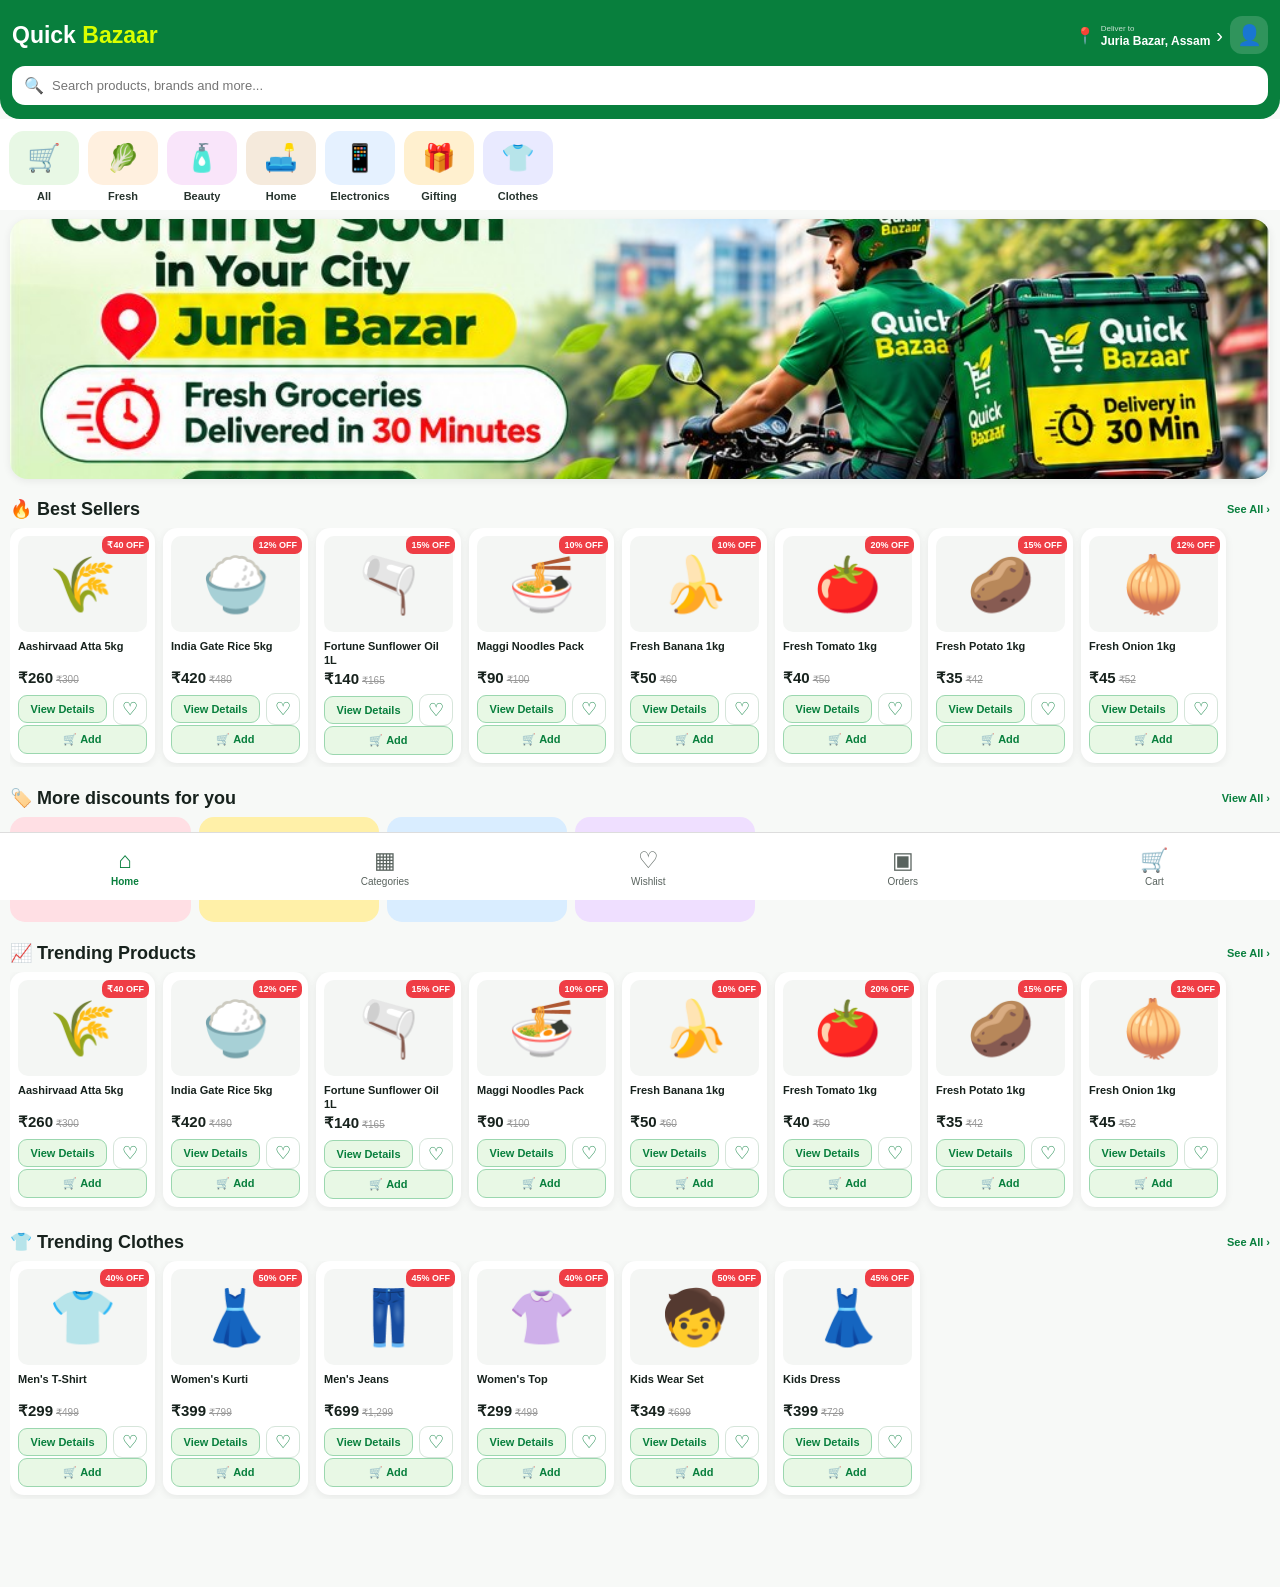
<file: index-old3.html>
<!DOCTYPE html>
<html lang="en">
<head>
<meta charset="UTF-8">
<meta name="viewport" content="width=device-width,initial-scale=1.0">
<meta name="theme-color" content="#087f3d">
<title>Quick Bazaar</title>
<style>
*{box-sizing:border-box;margin:0;padding:0}body{font-family:Arial,sans-serif;background:#f7f9f7;color:#17221d;padding-bottom:78px}button,input{font:inherit}button{cursor:pointer}
.header{background:#087f3d;color:#fff;padding:16px 12px 14px;border-radius:0 0 20px 20px;position:sticky;top:0;z-index:20}.top{display:flex;justify-content:space-between;align-items:center;gap:8px}.logo{font-size:23px;font-weight:900}.logo span{color:#d9ff00}.top-right{display:flex;align-items:center;gap:7px}.location{display:flex!important;align-items:center!important;gap:6px!important;max-width:190px!important;text-align:left!important;padding:3px 0!important;background:transparent!important;border:0!important;color:#fff!important}.location .locpin{font-size:16px}.location .loctext{display:block;min-width:0;line-height:13px}.location .loctext small{display:block;font-size:8px;opacity:.78}.location .loctext b{display:block;font-size:12px;white-space:nowrap;overflow:hidden;text-overflow:ellipsis;max-width:145px}.location .locarrow{font-size:20px}.profile-btn{border:0;background:rgba(255,255,255,.16);color:#fff;border-radius:12px;width:38px;height:38px;font-size:20px}.search{margin-top:12px;background:#fff;color:#777;border-radius:13px;padding:10px 12px;display:flex;align-items:center;gap:8px}.search input{border:0;outline:0;width:100%;font-size:13px;background:transparent}
.categories{display:flex;gap:9px;overflow-x:auto;background:#fff;padding:12px 9px 8px;scrollbar-width:none}.categories::-webkit-scrollbar{display:none}.cat{min-width:70px;text-align:center;font-size:11px;font-weight:bold;color:#26332d}.catbox{height:54px;border-radius:15px;display:flex;align-items:center;justify-content:center;font-size:27px;background:#e8f8e5;margin-bottom:5px}.cat:nth-child(2) .catbox{background:#fff0df}.cat:nth-child(3) .catbox{background:#f9e5fa}.cat:nth-child(4) .catbox{background:#f5eadc}.cat:nth-child(5) .catbox{background:#e5f1ff}.cat:nth-child(6) .catbox{background:#fff0cf}.cat:nth-child(7) .catbox{background:#e9eaff}
.hero{margin:9px 10px;border-radius:18px;overflow:hidden;background:#e8f8e5;box-shadow:0 2px 8px #00000012}.hero img{display:block;width:100%;height:auto;max-height:260px;object-fit:cover}
.section{padding:10px}.sectionhead{display:flex;justify-content:space-between;align-items:center;margin-bottom:8px}.sectionhead h2{font-size:18px}.see{color:#087f3d;font-size:11px;font-weight:bold}.products{display:flex;gap:8px;overflow-x:auto;padding-bottom:4px;scrollbar-width:none}.products::-webkit-scrollbar{display:none}.card{min-width:145px;width:145px;background:#fff;border-radius:14px;padding:8px;box-shadow:0 2px 8px #00000012;position:relative}.pic{height:96px;border-radius:10px;background:#f4f6f4;display:flex;align-items:center;justify-content:center;font-size:54px}.discount{position:absolute;top:8px;right:6px;background:#ef3d45;color:#fff;padding:4px 5px;border-radius:7px;font-size:9px;font-weight:bold}.card h3{font-size:11px;margin:7px 0 3px;min-height:27px;line-height:14px}.price{font-size:15px;font-weight:bold}.old{font-size:10px;color:#999;text-decoration:line-through;margin-left:3px}.product-actions{display:flex;gap:6px;align-items:center;margin-top:6px}.add{width:100%;padding:7px;border:1px solid #9bd7af;background:#e8f8e5;color:#087f3d;border-radius:9px;font-weight:bold;font-size:11px}.add.added{background:#087f3d;color:#fff}.details{flex:1;margin-top:0!important}.wish{width:34px;height:32px;border:1px solid #d6e5da;background:#fff;border-radius:9px;color:#087f3d;font-size:18px}.wish.active{background:#ffe8eb;color:#e63946;border-color:#ffc5cc}
.deals{display:flex;gap:8px;overflow-x:auto;scrollbar-width:none}.deal{min-width:180px;height:105px;border-radius:15px;padding:12px;font-weight:bold}.deal b{font-size:19px;display:block;margin-bottom:4px}.deal:nth-child(1){background:#ffdfe4}.deal:nth-child(2){background:#fff0a8}.deal:nth-child(3){background:#d9edff}.deal:nth-child(4){background:#efdfff}
.bottom{position:fixed;bottom:0;left:0;right:0;height:68px;background:#fff;border-top:1px solid #ddd;display:flex;justify-content:space-around;align-items:center;z-index:30}.nav{text-align:center;font-size:10px;color:#59635e;position:relative}.nav div{font-size:23px;margin-bottom:2px}.nav.active{color:#087f3d;font-weight:bold}.badge{position:absolute;top:-2px;margin-left:-7px;background:#ef3d45;color:#fff;border-radius:10px;padding:2px 5px;font-size:9px}.toast{position:fixed;left:50%;bottom:82px;transform:translateX(-50%);background:#17221d;color:#fff;padding:11px 16px;border-radius:22px;font-size:12px;z-index:60;display:none;white-space:nowrap}.overlay{position:fixed;inset:0;background:#0008;z-index:50;display:none}.sheet{position:absolute;left:0;right:0;bottom:0;background:#fff;border-radius:22px 22px 0 0;max-height:82vh;overflow:auto;padding:17px}.sheethead{display:flex;justify-content:space-between;align-items:center;margin-bottom:12px}.sheethead h2{font-size:20px}.close{border:0;background:#eee;border-radius:50%;width:34px;height:34px}
.cartrow{display:flex;gap:9px;align-items:center;border-bottom:1px solid #eee;padding:10px 0}.cartemoji{width:52px;height:52px;border-radius:11px;background:#f4f6f4;display:flex;align-items:center;justify-content:center;font-size:28px}.cartinfo{flex:1}.cartinfo b{display:block;font-size:12px;margin-bottom:3px}.cartinfo span{font-weight:bold;font-size:13px}.qty{display:flex;align-items:center;gap:7px}.qty button{border:0;background:#e8f8e5;color:#087f3d;width:27px;height:27px;border-radius:8px;font-weight:bold}.totalbox{margin-top:13px;background:#f6f8f6;border-radius:13px;padding:13px}.totalline{display:flex;justify-content:space-between;margin:5px 0;font-size:13px}.grand{font-size:17px;font-weight:bold;margin-top:8px;padding-top:8px;border-top:1px solid #ddd}.checkout{width:100%;margin-top:11px;border:0;background:#087f3d;color:#fff;border-radius:12px;padding:13px;font-weight:bold}.empty{text-align:center;padding:35px 10px;color:#777}.empty div{font-size:50px;margin-bottom:10px}.hidden{display:none!important}
.detailbox{display:grid;grid-template-columns:95px 1fr;gap:12px}.detailpic{height:130px;border-radius:14px;background:#f4f6f4;display:flex;align-items:center;justify-content:center;font-size:70px}.detailinfo h2{font-size:19px;margin-bottom:5px}.detailinfo p{font-size:12px;color:#68736d;line-height:17px}.stars{color:#f3a400;font-size:13px;margin:7px 0}.detailqty{display:flex;align-items:center;justify-content:space-between;margin-top:12px;padding:10px 12px;background:#f6f8f6;border-radius:12px}.detailqty .qty{gap:12px}.detailqty button{border:0;background:#e8f8e5;color:#087f3d;width:32px;height:32px;border-radius:9px;font-weight:bold;font-size:18px}.specs{margin-top:14px;background:#f6f8f6;border-radius:12px;padding:11px;font-size:12px;line-height:20px}.bigadd{width:100%;margin-top:13px;padding:13px;border:0;background:#087f3d;color:#fff;border-radius:12px;font-weight:bold}.catgrid{display:grid;grid-template-columns:1fr 1fr;gap:10px}.catgrid button{border:0;border-radius:15px;padding:18px 8px;background:#e8f8e5;font-weight:bold;font-size:13px;color:#17221d}.ordercard{border:1px solid #e6ebe7;border-radius:14px;padding:12px;margin-bottom:10px}.orderhead{display:flex;justify-content:space-between;font-size:12px;font-weight:bold}.orderitems{font-size:11px;color:#66716b;margin:7px 0}.status{color:#087f3d;font-weight:bold;font-size:11px}
.profile-card{background:linear-gradient(135deg,#087f3d,#0a9b4d);color:#fff;border-radius:16px;padding:16px;display:flex;align-items:center;gap:12px;margin-bottom:12px}.quickstats{display:grid;grid-template-columns:1fr 1fr 1fr;gap:7px;margin:10px 0}.quickstat{background:#f4f8f4;border-radius:11px;text-align:center;padding:10px 4px;font-size:10px}.quickstat b{display:block;font-size:17px;color:#087f3d;margin-bottom:2px}.profile-head{display:flex;align-items:center;gap:12px}.avatar{width:50px;height:50px;border-radius:50%;background:#087f3d;color:#fff;display:flex;align-items:center;justify-content:center;font-size:24px;font-weight:bold}.menuitem{width:100%;text-align:left;border:0;background:#fff;border-bottom:1px solid #eee;padding:14px 4px;font-weight:bold;color:#26332d}.formbox{background:#f6f8f6;border-radius:14px;padding:14px}.formbox input{width:100%;border:1px solid #dbe5de;background:#fff;border-radius:10px;padding:11px;margin:5px 0 9px;outline:none;font-size:13px}.formbtn{width:100%;border:0;border-radius:11px;background:#087f3d;color:#fff;padding:12px;font-weight:bold;margin-top:4px}.formbtn.alt{background:#e8f8e5;color:#087f3d}.address-card2{border:1px solid #e1e7e3;border-radius:14px;padding:12px;margin:9px 0;background:#fff}.address-card2.selected{border:1.5px solid #087f3d}.address-card2 .label{font-size:13px;font-weight:800}.address-card2 .addrtext{font-size:11px;line-height:16px;color:#68736d;margin-top:4px}.address-buttons{display:flex;gap:7px;margin-top:10px}.address-buttons button{border:0;border-radius:9px;padding:9px 7px;font-weight:bold;font-size:11px}.use-btn{flex:1;background:#087f3d;color:#fff}.edit-btn{background:#e8f8e5;color:#087f3d}.del-btn{background:#fff0f1;color:#d52d3b}.add-address-btn{width:100%;border:1.5px dashed #62b878;border-radius:12px;background:#f6fff7;color:#087f3d;padding:13px;font-weight:800;margin-top:6px}.gps-btn{width:100%;border:0;border-radius:11px;background:#eef6ff;color:#2364a3;padding:11px;font-weight:700;margin:8px 0}.address-title{font-size:20px!important}.address-subtitle{font-size:10px;color:#7a847e;margin:3px 0 14px}
.payopt{display:flex;align-items:center;gap:9px;border:1px solid #dbe5de;border-radius:11px;padding:12px;margin:8px 0;background:#fff}.payopt input{accent-color:#087f3d}
@media(max-width:380px){.location{max-width:165px!important}.location .loctext b{max-width:115px}}
</style>
</head>
<body>
<header class="header"><div class="top"><div class="logo">Quick <span>Bazaar</span></div><div class="top-right"><button class="location" onclick="openAddress()"><span class="locpin">📍</span><span class="loctext"><small>Deliver to</small><b id="headAddress">Juria Bazar, Assam</b></span><span class="locarrow">›</span></button><button class="profile-btn" onclick="openProfile()">👤</button></div></div><div class="search">🔍<input id="search" placeholder="Search products, brands and more..." autocomplete="off"></div></header>
<div class="categories">
<div class="cat" onclick="filterCategory('all')"><div class="catbox">🛒</div>All</div><div class="cat" onclick="filterCategory('fresh')"><div class="catbox">🥬</div>Fresh</div><div class="cat" onclick="filterCategory('beauty')"><div class="catbox">🧴</div>Beauty</div><div class="cat" onclick="filterCategory('home')"><div class="catbox">🛋️</div>Home</div><div class="cat" onclick="filterCategory('electronics')"><div class="catbox">📱</div>Electronics</div><div class="cat" onclick="filterCategory('gifting')"><div class="catbox">🎁</div>Gifting</div><div class="cat" onclick="filterCategory('clothes')"><div class="catbox">👕</div>Clothes</div>
</div>
<section class="hero"><img src="hero-banner.jpg" alt="Quick Bazaar - Coming Soon in Juria Bazar"></section>
<section class="section" id="productsSection"><div class="sectionhead"><h2>🔥 Best Sellers</h2><span class="see">See All ›</span></div><div class="products" id="productList"></div></section>
<section class="section"><div class="sectionhead"><h2>🏷️ More discounts for you</h2><span class="see">View All ›</span></div><div class="deals"><div class="deal"><b>Up to 50% OFF</b>Snacks & Beverages</div><div class="deal"><b>Up to 40% OFF</b>Personal Care</div><div class="deal"><b>Up to 30% OFF</b>Home Essentials</div><div class="deal"><b>Up to 60% OFF</b>Electronics</div></div></section>
<section class="section"><div class="sectionhead"><h2>📈 Trending Products</h2><span class="see">See All ›</span></div><div class="products" id="trendingList"></div></section>
<section class="section"><div class="sectionhead"><h2>👕 Trending Clothes</h2><span class="see">See All ›</span></div><div class="products" id="clothesList"></div></section>
<nav class="bottom"><div class="nav active" onclick="goHome()"><div>⌂</div>Home</div><div class="nav" onclick="openCategories()"><div>▦</div>Categories</div><div class="nav" onclick="openWishlist()"><div>♡<span id="wishBadge" class="badge hidden">0</span></div>Wishlist</div><div class="nav" onclick="openOrders()"><div>▣</div>Orders</div><div class="nav" onclick="openCart()"><div>🛒<span id="cartBadge" class="badge hidden">0</span></div>Cart</div></nav>
<div class="toast" id="toast"></div><div class="overlay" id="overlay" onclick="closeSheet(event)"><div class="sheet" id="sheet" onclick="event.stopPropagation()"></div></div>
<script>
const products=[
{id:1,name:'Aashirvaad Atta 5kg',price:260,old:300,discount:'₹40 OFF',cat:'grocery',emoji:'🌾'},{id:2,name:'India Gate Rice 5kg',price:420,old:480,discount:'12% OFF',cat:'grocery',emoji:'🍚'},{id:3,name:'Fortune Sunflower Oil 1L',price:140,old:165,discount:'15% OFF',cat:'grocery',emoji:'🫗'},{id:4,name:'Maggi Noodles Pack',price:90,old:100,discount:'10% OFF',cat:'grocery',emoji:'🍜'},{id:5,name:'Fresh Banana 1kg',price:50,old:60,discount:'10% OFF',cat:'fresh',emoji:'🍌'},{id:6,name:'Fresh Tomato 1kg',price:40,old:50,discount:'20% OFF',cat:'fresh',emoji:'🍅'},{id:7,name:'Fresh Potato 1kg',price:35,old:42,discount:'15% OFF',cat:'fresh',emoji:'🥔'},{id:8,name:'Fresh Onion 1kg',price:45,old:52,discount:'12% OFF',cat:'fresh',emoji:'🧅'},{id:9,name:'Face Wash',price:149,old:180,discount:'17% OFF',cat:'beauty',emoji:'🧴'},{id:10,name:'Body Lotion',price:199,old:240,discount:'17% OFF',cat:'beauty',emoji:'🧼'},{id:11,name:'Storage Box',price:249,old:299,discount:'16% OFF',cat:'home',emoji:'📦'},{id:12,name:'Kitchen Organizer',price:299,old:349,discount:'14% OFF',cat:'home',emoji:'🧺'},{id:13,name:'Smartphone',price:8999,old:9999,discount:'10% OFF',cat:'electronics',emoji:'📱'},{id:14,name:'Wireless Earbuds',price:1299,old:1799,discount:'28% OFF',cat:'electronics',emoji:'🎧'},{id:15,name:'Power Bank',price:899,old:1199,discount:'25% OFF',cat:'electronics',emoji:'🔋'},{id:16,name:'Gift Hamper',price:499,old:699,discount:'29% OFF',cat:'gifting',emoji:'🎁'},{id:17,name:'Teddy Gift',price:399,old:599,discount:'33% OFF',cat:'gifting',emoji:'🧸'},{id:18,name:"Men's T-Shirt",price:299,old:499,discount:'40% OFF',cat:'clothes',emoji:'👕'},{id:19,name:"Women's Kurti",price:399,old:799,discount:'50% OFF',cat:'clothes',emoji:'👗'},{id:20,name:"Men's Jeans",price:699,old:1299,discount:'45% OFF',cat:'clothes',emoji:'👖'},{id:21,name:"Women's Top",price:299,old:499,discount:'40% OFF',cat:'clothes',emoji:'👚'},{id:22,name:'Kids Wear Set',price:349,old:699,discount:'50% OFF',cat:'clothes',emoji:'🧒'},{id:23,name:"Kids Dress",price:399,old:729,discount:'45% OFF',cat:'clothes',emoji:'👗'},{id:24,name:'Mother Dairy Milk 1L',price:58,old:60,discount:'3% OFF',cat:'fresh',emoji:'🥛'},{id:25,name:'Eggs 30 Pcs',price:180,old:210,discount:'14% OFF',cat:'fresh',emoji:'🥚'}];
let cart=JSON.parse(localStorage.getItem('qb_cart')||'{}'),wishlist=JSON.parse(localStorage.getItem('qb_wishlist')||'[]'),detailQty=1;
function save(){localStorage.setItem('qb_cart',JSON.stringify(cart));localStorage.setItem('qb_wishlist',JSON.stringify(wishlist));updateBadges()}
function money(n){return '₹'+n.toLocaleString('en-IN')}
function toast(msg){let t=document.getElementById('toast');t.innerText=msg;t.style.display='block';clearTimeout(window.tt);window.tt=setTimeout(()=>t.style.display='none',1800)}
function cartItems(){return Object.entries(cart).filter(([id,q])=>q>0).map(([id,q])=>({p:products.find(x=>x.id==id),q:+q})).filter(x=>x.p)}
function cartTotal(){return cartItems().reduce((s,x)=>s+x.p.price*x.q,0)}
function updateBadges(){let count=Object.values(cart).reduce((a,b)=>a+b,0);let cb=document.getElementById('cartBadge'),wb=document.getElementById('wishBadge');cb.innerText=count;cb.classList.toggle('hidden',count===0);wb.innerText=wishlist.length;wb.classList.toggle('hidden',wishlist.length===0)}
function productCard(p){let added=!!cart[p.id],liked=wishlist.includes(p.id);return `<div class="card" onclick="openProduct(${p.id})"><span class="discount">${p.discount}</span><div class="pic">${p.emoji}</div><h3>${p.name}</h3><span class="price">${money(p.price)}</span><span class="old">${money(p.old)}</span><div class="product-actions"><button class="add details" onclick="event.stopPropagation();openProduct(${p.id})">View Details</button><button class="wish ${liked?'active':''}" onclick="event.stopPropagation();toggleWish(${p.id})">${liked?'♥':'♡'}</button></div><button class="add ${added?'added':''}" onclick="event.stopPropagation();addToCart(${p.id})">${added?'✓ Added':'🛒 Add'}</button></div>`}
function render(list=products){document.getElementById('productList').innerHTML=list.slice(0,8).map(productCard).join('');document.getElementById('trendingList').innerHTML=list.filter(p=>['fresh','grocery'].includes(p.cat)).slice(0,8).map(productCard).join('');document.getElementById('clothesList').innerHTML=products.filter(p=>p.cat==='clothes').map(productCard).join('')}
function renderFiltered(){let q=document.getElementById('search').value.toLowerCase();render(products.filter(p=>p.name.toLowerCase().includes(q)))}
document.getElementById('search').addEventListener('input',renderFiltered)
function addToCart(id,n=1){cart[id]=(cart[id]||0)+n;if(cart[id]<=0)delete cart[id];save();renderFiltered();toast('Added to cart ✓')}
function changeQty(id,n){cart[id]=(cart[id]||0)+n;if(cart[id]<=0)delete cart[id];save();renderFiltered();openCart()}
function openCart(){let items=cartItems(),saveAmt=items.reduce((s,x)=>s+(x.p.old-x.p.price)*x.q,0);document.getElementById('sheet').innerHTML=`<div class="sheethead"><h2>🛒 Your Cart</h2><button class="close" onclick="closeSheet()">✕</button></div>`+(items.length?items.map(({p,q})=>`<div class="cartrow"><div class="cartemoji">${p.emoji}</div><div class="cartinfo"><b>${p.name}</b><span>${money(p.price)}</span></div><div class="qty"><button onclick="changeQty(${p.id},-1)">−</button><b>${q}</b><button onclick="changeQty(${p.id},1)">+</button></div></div>`).join('')+`<div class="totalbox"><div class="totalline"><span>Items</span><b>${items.reduce((a,x)=>a+x.q,0)}</b></div><div class="totalline"><span>Subtotal</span><b>${money(cartTotal())}</b></div><div class="totalline"><span>Delivery</span><b>FREE</b></div><div class="totalline"><span>You save</span><b style="color:#087f3d">${money(saveAmt)}</b></div><div class="totalline grand"><span>Total</span><b>${money(cartTotal())}</b></div></div><button class="checkout" onclick="openCheckout()">Proceed to Checkout</button>`:`<div class="empty"><div>🛒</div><h3>Your cart is empty</h3><p>Add some products to continue.</p></div>`);document.getElementById('overlay').style.display='block'}
function toggleWish(id){wishlist.includes(id)?(wishlist=wishlist.filter(x=>x!==id),toast('Removed from wishlist')):(wishlist.push(id),toast('Added to wishlist ♥'));save();renderFiltered()}
function openWishlist(){let items=products.filter(p=>wishlist.includes(p.id));document.getElementById('sheet').innerHTML=`<div class="sheethead"><h2>❤️ Wishlist</h2><button class="close" onclick="closeSheet()">✕</button></div>`+(items.length?items.map(p=>`<div class="cartrow"><div class="cartemoji">${p.emoji}</div><div class="cartinfo"><b>${p.name}</b><span>${money(p.price)}</span></div><button class="add" style="width:80px;margin:0" onclick="addToCart(${p.id});openWishlist()">Add</button></div>`).join(''):`<div class="empty"><div>♡</div><h3>Wishlist is empty</h3><p>Your favourite products will appear here.</p></div>`);document.getElementById('overlay').style.display='block'}
function setDetailQty(n){detailQty=Math.max(1,detailQty+n);let q=document.getElementById('detailQty');if(q)q.innerText=detailQty}
function openProduct(id){let p=products.find(x=>x.id===id);if(!p)return;detailQty=1;let liked=wishlist.includes(id);document.getElementById('sheet').innerHTML=`<div class="sheethead"><h2>Product Details</h2><button class="close" onclick="closeSheet()">✕</button></div><div class="detailbox"><div class="detailpic">${p.emoji}</div><div class="detailinfo"><h2>${p.name}</h2><div class="stars">★★★★★ <span style="color:#777">4.7</span></div><p>Fresh quality product with great value. Product details and packaging information will be updated with the final catalogue.</p><div class="price" style="margin-top:8px">${money(p.price)} <span class="old">${money(p.old)}</span></div></div></div><div class="detailqty"><b>Quantity</b><div class="qty"><button onclick="setDetailQty(-1)">−</button><b id="detailQty">1</b><button onclick="setDetailQty(1)">+</button></div></div><div class="specs"><b>Highlights</b><br>✓ Quality checked<br>✓ Easy ordering<br>✓ Fast local delivery<br>✓ ${p.discount}</div><button class="bigadd" onclick="addToCart(${p.id},detailQty);closeSheet()">🛒 Add to Cart</button><button class="add" style="margin-top:8px" onclick="toggleWish(${p.id});openProduct(${p.id})">${liked?'♥ Remove from Wishlist':'♡ Add to Wishlist'}</button>`;document.getElementById('overlay').style.display='block'}
function closeSheet(e){if(!e||e.target.id==='overlay')document.getElementById('overlay').style.display='none'}
function goHome(){window.scrollTo({top:0,behavior:'smooth'})}
function filterCategory(cat){document.getElementById('search').value='';let list=cat==='all'?products:products.filter(p=>p.cat===cat);render(list);document.getElementById('productsSection').scrollIntoView({behavior:'smooth'});toast(cat==='all'?'All products':cat.charAt(0).toUpperCase()+cat.slice(1))}
function openCategories(){let cats=[['all','🛒','All Products'],['fresh','🥬','Fresh'],['beauty','🧴','Beauty'],['home','🛋️','Home'],['electronics','📱','Electronics'],['gifting','🎁','Gifting'],['clothes','👕','Clothes']];document.getElementById('sheet').innerHTML=`<div class="sheethead"><h2>▦ Categories</h2><button class="close" onclick="closeSheet()">✕</button></div><div class="catgrid">${cats.map(c=>`<button onclick="filterCategory('${c[0]}');closeSheet()">${c[1]}<br><span style="display:block;margin-top:7px">${c[2]}</span></button>`).join('')}</div>`;document.getElementById('overlay').style.display='block'}
function getUser(){return JSON.parse(localStorage.getItem('qb_user')||'null')}function getAddresses(){return JSON.parse(localStorage.getItem('qb_addresses')||'[]')}function setAddresses(a){localStorage.setItem('qb_addresses',JSON.stringify(a))}function getSelectedAddress(){let a=getAddresses();return a.find(x=>x.id==localStorage.getItem('qb_selected_address'))||a[0]||null}
function openOrders(){let orders=JSON.parse(localStorage.getItem('qb_orders')||'[]');document.getElementById('sheet').innerHTML=`<div class="sheethead"><h2>📦 My Orders</h2><button class="close" onclick="closeSheet()">✕</button></div>`+(orders.length?orders.map(o=>`<div class="ordercard"><div class="orderhead"><span>Order #${o.id}</span><span>${money(o.total)}</span></div><div class="orderitems">${o.items}</div><div class="status">✓ ${o.status}</div></div>`).join(''):`<div class="empty"><div>📦</div><h3>No orders yet</h3><p>Your orders will appear here after checkout.</p></div>`);document.getElementById('overlay').style.display='block'}
function openProfile(){let u=getUser();if(u){document.getElementById('sheet').innerHTML=`<div class="sheethead"><h2>👤 My Profile</h2><button class="close" onclick="closeSheet()">✕</button></div><div class="profile-card"><div class="avatar">${u.name.charAt(0).toUpperCase()}</div><div><b style="font-size:17px">${u.name}</b><small style="display:block">${u.phone}</small></div></div><button class="menuitem" onclick="openAddress()">📍 My Addresses <span style="float:right">›</span></button><button class="menuitem" onclick="openOrders()">📦 My Orders <span style="float:right">›</span></button>`}else{document.getElementById('sheet').innerHTML=`<div class="sheethead"><h2>👤 Customer Login</h2><button class="close" onclick="closeSheet()">✕</button></div><div class="formbox"><b>Welcome to Quick Bazaar</b><input id="loginName" placeholder="Enter your name"><input id="loginPhone" placeholder="10-digit mobile number" inputmode="tel"><button class="formbtn" onclick="loginCustomer()">Continue</button></div>`}document.getElementById('overlay').style.display='block'}
function loginCustomer(){let name=document.getElementById('loginName').value.trim(),phone=document.getElementById('loginPhone').value.trim();if(name.length<2||phone.replace(/\D/g,'').length<10){toast('Enter valid details');return}localStorage.setItem('qb_user',JSON.stringify({name,phone}));closeSheet();toast('Login successful ✓')}
function openAddress(){let a=getAddresses(),selected=localStorage.getItem('qb_selected_address');document.getElementById('sheet').innerHTML=`<div class="sheethead"><div><h2 class="address-title">📍 Delivery Address</h2><div class="address-subtitle">Choose where you want your order delivered</div></div><button class="close" onclick="closeSheet()">✕</button></div>`+(a.length?a.map(x=>`<div class="address-card2 ${x.id==selected?'selected':''}"><span class="label">${x.label||'Home'}</span><div class="addrtext">${x.text.replace(/\n/g,'<br>')}</div><div class="address-buttons">${x.id!=selected?`<button class="use-btn" onclick="selectAddress('${x.id}')">Use this address</button>`:`<button class="use-btn" onclick="closeSheet()">✓ Using this address</button>`}<button class="del-btn" onclick="deleteAddress('${x.id}')">Delete</button></div></div>`).join(''):`<div class="empty"><div>📍</div><h3>No address saved</h3></div>`)+`<button class="add-address-btn" onclick="openAddAddress()">＋ Add New Address</button><button class="gps-btn" onclick="useCurrentLocation()">◎ Use my current location</button>`;document.getElementById('overlay').style.display='block'}
function openAddAddress(){document.getElementById('sheet').innerHTML=`<div class="sheethead"><h2>＋ Add Address</h2><button class="close" onclick="openAddress()">✕</button></div><div class="formbox"><input id="addrName" placeholder="Full name"><input id="addrPhone" placeholder="Mobile number" inputmode="tel"><input id="addrLine" placeholder="House / Street / Area"><input id="addrCity" placeholder="City / Town"><input id="addrState" value="Assam"><input id="addrPin" placeholder="PIN code" inputmode="numeric"><button class="formbtn" onclick="saveAddress()">Save Address</button></div>`}
function saveAddress(){let name=document.getElementById('addrName').value.trim(),phone=document.getElementById('addrPhone').value.trim(),line=document.getElementById('addrLine').value.trim(),city=document.getElementById('addrCity').value.trim(),state=document.getElementById('addrState').value.trim(),pin=document.getElementById('addrPin').value.trim();if(!name||phone.replace(/\D/g,'').length<10||!line||!city||pin.length<5){toast('Please fill all details');return}let a=getAddresses(),id=String(Date.now());a.push({id,label:'Home',text:`${name}, ${phone}\n${line}, ${city}, ${state} - ${pin}`});setAddresses(a);localStorage.setItem('qb_selected_address',id);updateHeaderAddress();toast('Address saved ✓');openAddress()}
function selectAddress(id){localStorage.setItem('qb_selected_address',id);updateHeaderAddress();toast('Address selected ✓');openAddress()}
function deleteAddress(id){let a=getAddresses().filter(x=>x.id!=id);setAddresses(a);if(localStorage.getItem('qb_selected_address')==id)localStorage.removeItem('qb_selected_address');updateHeaderAddress();openAddress()}
function updateHeaderAddress(){let a=getSelectedAddress();document.getElementById('headAddress').innerText=a?(a.text.split(',').slice(-2,-1)[0]||'Juria Bazar, Assam').slice(0,27):'Juria Bazar, Assam'}
function useCurrentLocation(){if(!navigator.geolocation){toast('Location not supported');return}toast('Requesting location…');navigator.geolocation.getCurrentPosition(pos=>{localStorage.setItem('qb_gps',JSON.stringify({lat:pos.coords.latitude,lng:pos.coords.longitude}));toast('Location permission received ✓')},()=>toast('Location permission denied. Add address manually.'))}
function openCheckout(){if(!getUser()){openProfile();toast('Please login first');return}if(!getSelectedAddress()){openAddAddress();toast('Add delivery address first');return}let total=cartTotal(),a=getSelectedAddress();document.getElementById('sheet').innerHTML=`<div class="sheethead"><h2>💳 Checkout</h2><button class="close" onclick="closeSheet()">✕</button></div><div class="address-card2"><b>📍 Delivery Address</b><div class="addrtext">${a.text.replace(/\n/g,'<br>')}</div></div><div class="totalbox"><div class="totalline"><span>Subtotal</span><b>${money(total)}</b></div><div class="totalline"><span>Delivery</span><b>FREE</b></div><div class="totalline grand"><span>Total</span><b>${money(total)}</b></div></div><button class="checkout" onclick="placeOrder()">Place Order</button>`;document.getElementById('overlay').style.display='block'}
function placeOrder(){let items=cartItems();if(!items.length){toast('Your cart is empty');return}let orders=JSON.parse(localStorage.getItem('qb_orders')||'[]');orders.unshift({id:String(Date.now()).slice(-6),total:cartTotal(),items:items.map(x=>`${x.p.name} × ${x.q}`).join(' • '),status:'Order placed • Cash on Delivery'});localStorage.setItem('qb_orders',JSON.stringify(orders));cart={};save();renderFiltered();closeSheet();toast('Order placed successfully ✓')}
updateHeaderAddress();render();updateBadges();
</script></body></html>
</file>
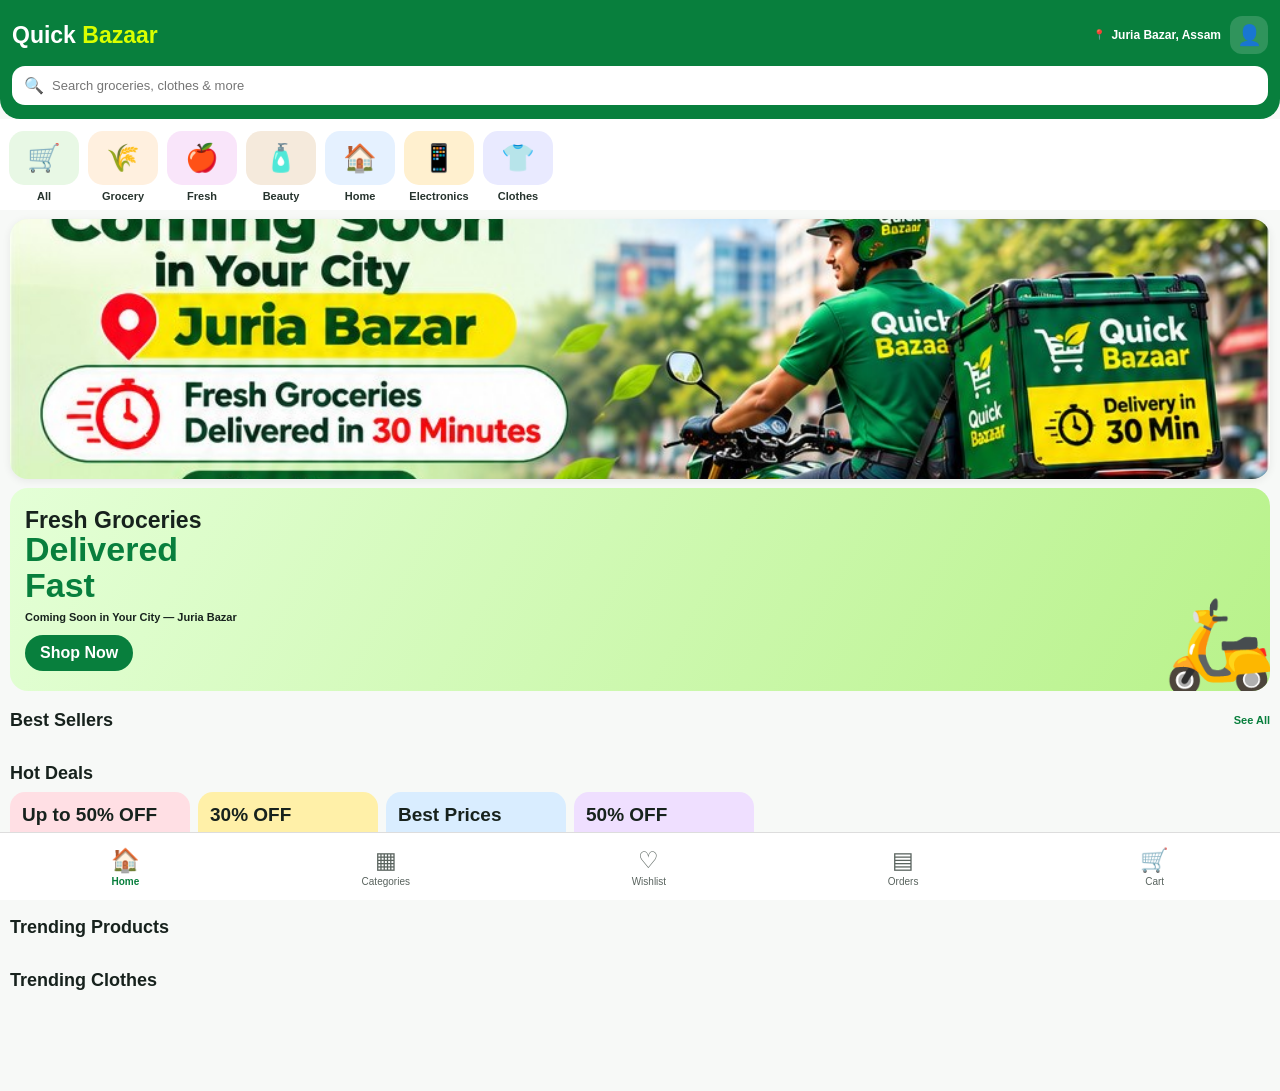
<file: index-old4.html>
<!DOCTYPE html>
<html lang="en">
<head>
<meta charset="UTF-8">
<meta name="viewport" content="width=device-width,initial-scale=1.0">
<meta name="theme-color" content="#087f3d">
<title>Quick Bazaar</title>
<style>
*{box-sizing:border-box;margin:0;padding:0}body{font-family:Arial,sans-serif;background:#f7f9f7;color:#17221d;padding-bottom:78px}button,input{font:inherit}button{cursor:pointer}
.header button.location{box-shadow:none!important}.header{background:#087f3d;color:#fff;padding:16px 12px 14px;border-radius:0 0 20px 20px;position:sticky;top:0;z-index:20}.top{display:flex;justify-content:space-between;align-items:center;gap:8px}.logo{font-size:23px;font-weight:900}.logo span{color:#d9ff00}.location{text-align:right;font-size:10px;line-height:14px}.location b{font-size:13px}.search{margin-top:12px;background:#fff;color:#777;border-radius:13px;padding:10px 12px;display:flex;align-items:center;gap:8px}.search input{border:0;outline:0;width:100%;font-size:13px;background:transparent}
.categories{display:flex;gap:9px;overflow-x:auto;background:#fff;padding:12px 9px 8px;scrollbar-width:none}.categories::-webkit-scrollbar{display:none}.cat{min-width:70px;text-align:center;font-size:11px;font-weight:bold;color:#26332d}.catbox{height:54px;border-radius:15px;display:flex;align-items:center;justify-content:center;font-size:27px;background:#e8f8e5;margin-bottom:5px}.cat:nth-child(2) .catbox{background:#fff0df}.cat:nth-child(3) .catbox{background:#f9e5fa}.cat:nth-child(4) .catbox{background:#f5eadc}.cat:nth-child(5) .catbox{background:#e5f1ff}.cat:nth-child(6) .catbox{background:#fff0cf}.cat:nth-child(7) .catbox{background:#e9eaff}
.banner{margin:9px 10px;border-radius:18px;padding:20px 15px;min-height:170px;background:linear-gradient(120deg,#e4ffd7,#b8f28a);position:relative;overflow:hidden}.banner h1{font-size:23px;line-height:1.05;max-width:220px}.banner h1 span{font-size:34px;color:#087f3d}.banner p{font-size:11px;font-weight:bold;margin-top:7px}.shop{margin-top:12px;background:#087f3d;color:#fff;border:0;border-radius:20px;padding:9px 15px;font-weight:bold}.basket{position:absolute;right:-5px;bottom:-7px;font-size:90px}.benefits{position:absolute;right:7px;top:16px;display:none}
.section{padding:10px 10px}.sectionhead{display:flex;justify-content:space-between;align-items:center;margin-bottom:8px}.sectionhead h2{font-size:18px}.see{color:#087f3d;font-size:11px;font-weight:bold}.products{display:flex;gap:8px;overflow-x:auto;padding-bottom:4px;scrollbar-width:none}.products::-webkit-scrollbar{display:none}.card{min-width:135px;width:135px;background:#fff;border-radius:14px;padding:8px;box-shadow:0 2px 8px #00000012;position:relative}.pic{height:92px;overflow:hidden;border-radius:10px;background:#f4f6f4;display:flex;align-items:center;justify-content:center;font-size:54px}.pic img{width:100%;height:100%;object-fit:contain;display:block}.cartemoji img{width:100%;height:100%;object-fit:contain}.detailpic img{width:100%;height:100%;object-fit:contain}.discount{position:absolute;top:8px;right:6px;background:#ef3d45;color:#fff;padding:4px 5px;border-radius:7px;font-size:9px;font-weight:bold}.card h3{font-size:11px;margin:7px 0 3px;min-height:27px;line-height:14px}.price{font-size:15px;font-weight:bold}.old{font-size:10px;color:#999;text-decoration:line-through;margin-left:3px}.add{width:100%;margin-top:6px;padding:7px;border:1px solid #9bd7af;background:#e8f8e5;color:#087f3d;border-radius:9px;font-weight:bold;font-size:11px}.add.added{background:#087f3d;color:#fff}
.deals{display:flex;gap:8px;overflow-x:auto;scrollbar-width:none}.deal{min-width:180px;height:105px;border-radius:15px;padding:12px;font-weight:bold}.deal b{font-size:19px;display:block;margin-bottom:4px}.deal:nth-child(1){background:#ffdfe4}.deal:nth-child(2){background:#fff0a8}.deal:nth-child(3){background:#d9edff}.deal:nth-child(4){background:#efdfff}
.bottom{position:fixed;bottom:0;left:0;right:0;height:68px;background:#fff;border-top:1px solid #ddd;display:flex;justify-content:space-around;align-items:center;z-index:30}.nav{text-align:center;font-size:10px;color:#59635e;position:relative}.nav div{font-size:23px;margin-bottom:2px}.nav.active{color:#087f3d;font-weight:bold}.badge{position:absolute;top:-2px;margin-left:-7px;background:#ef3d45;color:#fff;border-radius:10px;padding:2px 5px;font-size:9px}.toast{position:fixed;left:50%;bottom:82px;transform:translateX(-50%);background:#17221d;color:#fff;padding:11px 16px;border-radius:22px;font-size:12px;z-index:60;display:none;white-space:nowrap}.overlay{position:fixed;inset:0;background:#0008;z-index:50;display:none}.sheet{position:absolute;left:0;right:0;bottom:0;background:#fff;border-radius:22px 22px 0 0;max-height:82vh;overflow:auto;padding:17px}.sheethead{display:flex;justify-content:space-between;align-items:center;margin-bottom:12px}.sheethead h2{font-size:20px}.close{border:0;background:#eee;border-radius:50%;width:34px;height:34px}.cartrow{display:flex;gap:9px;align-items:center;border-bottom:1px solid #eee;padding:10px 0}.cartemoji{width:52px;height:52px;border-radius:11px;background:#f4f6f4;display:flex;align-items:center;justify-content:center;font-size:28px}.cartinfo{flex:1}.cartinfo b{display:block;font-size:12px;margin-bottom:3px}.cartinfo span{font-weight:bold;font-size:13px}.qty{display:flex;align-items:center;gap:7px}.qty button{border:0;background:#e8f8e5;color:#087f3d;width:27px;height:27px;border-radius:8px;font-weight:bold}.totalbox{margin-top:13px;background:#f6f8f6;border-radius:13px;padding:13px}.totalline{display:flex;justify-content:space-between;margin:5px 0;font-size:13px}.grand{font-size:17px;font-weight:bold;margin-top:8px;padding-top:8px;border-top:1px solid #ddd}.checkout{width:100%;margin-top:11px;border:0;background:#087f3d;color:#fff;border-radius:12px;padding:13px;font-weight:bold}.empty{text-align:center;padding:35px 10px;color:#777}.empty div{font-size:50px;margin-bottom:10px}.hidden{display:none!important}
.product-actions{display:flex;gap:6px;align-items:center;margin-top:6px}.wish{width:34px;height:32px;border:1px solid #d6e5da;background:#fff;border-radius:9px;color:#087f3d;font-size:18px}.wish.active{background:#ffe8eb;color:#e63946;border-color:#ffc5cc}.details{flex:1;margin-top:0!important}.detailbox{display:grid;grid-template-columns:95px 1fr;gap:12px}.detailpic{height:130px;border-radius:14px;background:#f4f6f4;display:flex;align-items:center;justify-content:center;font-size:70px}.detailinfo h2{font-size:19px;margin-bottom:5px}.detailinfo p{font-size:12px;color:#68736d;line-height:17px}.stars{color:#f3a400;font-size:13px;margin:7px 0}.specs{margin-top:14px;background:#f6f8f6;border-radius:12px;padding:11px;font-size:12px;line-height:20px}.bigadd{width:100%;margin-top:13px;padding:13px;border:0;background:#087f3d;color:#fff;border-radius:12px;font-weight:bold}.catgrid{display:grid;grid-template-columns:1fr 1fr;gap:10px}.catgrid button{border:0;border-radius:15px;padding:18px 8px;background:#e8f8e5;font-weight:bold;font-size:13px;color:#17221d}.ordercard{border:1px solid #e6ebe7;border-radius:14px;padding:12px;margin-bottom:10px}.orderhead{display:flex;justify-content:space-between;font-size:12px;font-weight:bold}.orderitems{font-size:11px;color:#66716b;margin:7px 0}.status{color:#087f3d;font-weight:bold;font-size:11px}

.hero{margin:9px 10px;border-radius:18px;overflow:hidden;background:#e8f8e5}.hero img{display:block;width:100%;height:auto;max-height:260px;object-fit:cover}.hero{box-shadow:0 2px 8px #00000012}

.profile-btn{border:0;background:rgba(255,255,255,.16);color:#fff;border-radius:12px;width:38px;height:38px;font-size:20px}.top-right{display:flex;align-items:center;gap:7px}.formbox{background:#f6f8f6;border-radius:14px;padding:14px}.formbox input,.formbox textarea{width:100%;border:1px solid #dbe5de;background:#fff;border-radius:10px;padding:11px;margin:5px 0 9px;outline:none;font-size:13px}.formbtn{width:100%;border:0;border-radius:11px;background:#087f3d;color:#fff;padding:12px;font-weight:bold;margin-top:4px}.formbtn.alt{background:#e8f8e5;color:#087f3d}.profile-head{display:flex;align-items:center;gap:12px;background:#e8f8e5;padding:13px;border-radius:14px;margin-bottom:12px}.avatar{width:50px;height:50px;border-radius:50%;background:#087f3d;color:#fff;display:flex;align-items:center;justify-content:center;font-size:24px;font-weight:bold}.menuitem{width:100%;text-align:left;border:0;background:#fff;border-bottom:1px solid #eee;padding:14px 4px;font-weight:bold;color:#26332d}.addresscard{border:1px solid #dbe5de;border-radius:12px;padding:12px;margin:8px 0;background:#fff}.addresscard b{display:block;margin-bottom:4px}.addresscard span{font-size:11px;color:#69736d;line-height:16px}.payopt{display:flex;align-items:center;gap:9px;border:1px solid #dbe5de;border-radius:11px;padding:12px;margin:8px 0;background:#fff}.payopt input{accent-color:#087f3d}

.location{display:flex!important;align-items:center!important;gap:6px!important;max-width:205px!important;min-width:0!important;text-align:left!important;padding:5px 2px!important;background:transparent!important;border:0!important;color:#fff!important}.location b{font-size:12px!important;white-space:nowrap;overflow:hidden;text-overflow:ellipsis}.address-sheet{padding-bottom:8px}.address-title{font-size:20px}.address-subtitle{font-size:11px;color:#69736d;margin-top:3px}.address-card2{border:1px solid #dbe5de;border-radius:14px;padding:12px;margin:9px 0}.address-card2.selected{border:2px solid #087f3d;background:#f1fff5}.row{display:flex;justify-content:space-between;align-items:center}.label{font-size:12px;font-weight:bold}.check{font-size:9px;color:#087f3d;font-weight:bold}.addrtext{font-size:11px;color:#69736d;line-height:17px;margin:7px 0}.address-buttons{display:flex;gap:6px}.address-buttons button{border:0;border-radius:9px;padding:8px;font-size:10px;font-weight:bold}.use-btn{flex:1;background:#087f3d;color:#fff}.edit-btn{background:#e8f8e5;color:#087f3d}.del-btn{background:#ffe8eb;color:#d33}.add-address-btn,.gps-btn{width:100%;border:0;border-radius:11px;padding:12px;margin-top:8px;font-weight:bold}.add-address-btn{background:#087f3d;color:#fff}.gps-btn{background:#e8f8e5;color:#087f3d}
</style>
</head>
<body>

<header class="header">
<div class="top">
<div class="logo">Quick <span>Bazaar</span></div>
<div class="top-right">
<button class="location" onclick="openAddress()">📍 <b id="headAddress">Juria Bazar, Assam</b></button>
<button class="profile-btn" onclick="openProfile()">👤</button>
</div>
</div>
<div class="search">🔍 <input id="search" placeholder="Search groceries, clothes & more" oninput="doSearch()"></div>
</header>

<div class="categories">
<div class="cat" onclick="filterCategory('all')"><div class="catbox">🛒</div>All</div>
<div class="cat" onclick="filterCategory('grocery')"><div class="catbox">🌾</div>Grocery</div>
<div class="cat" onclick="filterCategory('fresh')"><div class="catbox">🍎</div>Fresh</div>
<div class="cat" onclick="filterCategory('beauty')"><div class="catbox">🧴</div>Beauty</div>
<div class="cat" onclick="filterCategory('home')"><div class="catbox">🏠</div>Home</div>
<div class="cat" onclick="filterCategory('electronics')"><div class="catbox">📱</div>Electronics</div>
<div class="cat" onclick="filterCategory('clothes')"><div class="catbox">👕</div>Clothes</div>
</div>

<div class="hero"><img src="hero-banner.jpg" onerror="this.style.display='none'"></div>

<div class="banner">
<h1>Fresh Groceries<br><span>Delivered Fast</span></h1>
<p>Coming Soon in Your City — Juria Bazar</p>
<button class="shop" onclick="filterCategory('all')">Shop Now</button>
<div class="basket">🛵</div>
</div>

<div class="section">
<div class="sectionhead"><h2>Best Sellers</h2><span class="see" onclick="filterCategory('all')">See All</span></div>
<div id="productsSection" class="products"></div>
</div>

<div class="section">
<div class="sectionhead"><h2>Hot Deals</h2></div>
<div class="deals">
<div class="deal"><b>Up to 50% OFF</b>Fresh & Grocery</div>
<div class="deal"><b>30% OFF</b>Beauty Products</div>
<div class="deal"><b>Best Prices</b>Electronics</div>
<div class="deal"><b>50% OFF</b>Fashion</div>
</div>
</div>

<div class="section">
<div class="sectionhead"><h2>Trending Products</h2></div>
<div id="trending" class="products"></div>
</div>

<div class="section">
<div class="sectionhead"><h2>Trending Clothes</h2></div>
<div id="clothes" class="products"></div>
</div>

<div class="bottom">
<div class="nav active" onclick="goHome()"><div>🏠</div>Home</div>
<div class="nav" onclick="openCategories()"><div>▦</div>Categories</div>
<div class="nav" onclick="openWishlist()"><div>♡</div>Wishlist<span id="wishBadge" class="badge hidden">0</span></div>
<div class="nav" onclick="openOrders()"><div>▤</div>Orders</div>
<div class="nav" onclick="openCart()"><div>🛒</div>Cart<span id="cartBadge" class="badge hidden">0</span></div>
</div>

<div id="toast" class="toast"></div>
<div id="overlay" class="overlay" onclick="if(event.target===this)closeSheet()"><div id="sheet" class="sheet"></div></div>

<script>
const products=[
{id:1,name:'Aashirvaad Atta 5kg',price:260,old:300,discount:'₹40 OFF',cat:'grocery',emoji:'🌾',img:'https://myras.com.sg/cdn/shop/products/AASHIRVAAD_Whole_Wheat_Atta_5kg.jpg?v=1622791667'},
{id:2,name:'India Gate Rice 5kg',price:420,old:480,discount:'12% OFF',cat:'grocery',emoji:'🍚',img:'https://dalchinii.ch/cdn/shop/products/IndiaGateClassicBasmatiRice5Kg.png?v=1751530967&width=600'},
{id:3,name:'Fortune Sunflower Oil 1L',price:140,old:165,discount:'15% OFF',cat:'grocery',emoji:'🫗',img:'https://image.cdn.shpy.in/278008/SKU-0935_0-1745058569487.jpg?format=webp'},
{id:4,name:'Maggi Noodles Pack',price:90,old:100,discount:'10% OFF',cat:'grocery',emoji:'🍜',img:'https://instamart-media-assets.swiggy.com/swiggy/image/upload/fl_lossy%2Cf_auto%2Cq_auto%2Ch_544%2Cw_504/NI_CATALOG/IMAGES/CIW/2026/5/20/858963fa-8fad-40a4-807d-834ff53752f7_81_1.png'},
{id:5,name:'Fresh Banana 1kg',price:50,old:60,discount:'10% OFF',cat:'fresh',emoji:'🍌',img:'https://www.bigbasket.com/media/uploads/p/l/10000025_27-fresho-banana-robusta.jpg'},
{id:6,name:'Fresh Tomato 1kg',price:40,old:50,discount:'20% OFF',cat:'fresh',emoji:'🍅',img:'https://www.bigbasket.com/media/uploads/p/l/10000150_18-fresho-tomato-local.jpg'},
{id:7,name:'Fresh Potato 1kg',price:35,old:42,discount:'15% OFF',cat:'fresh',emoji:'🥔',img:'https://www.bigbasket.com/media/uploads/p/l/10000159_17-fresho-potato.jpg'},
{id:8,name:'Fresh Onion 1kg',price:45,old:52,discount:'12% OFF',cat:'fresh',emoji:'🧅',img:'https://www.bigbasket.com/media/uploads/p/l/10000148_15-fresho-onion.jpg'},
{id:9,name:'Face Wash',price:149,old:180,discount:'17% OFF',cat:'beauty',emoji:'🧴',img:'https://www.bigbasket.com/media/uploads/p/l/40112980_2-himalaya-purifying-neem-face-wash.jpg'},
{id:10,name:'Body Lotion',price:199,old:240,discount:'17% OFF',cat:'beauty',emoji:'🧼',img:'https://www.bigbasket.com/media/uploads/p/l/40125638_2-vaseline-intensive-care-deep-restore-body-lotion.jpg'},
{id:11,name:'Storage Box',price:249,old:299,discount:'16% OFF',cat:'home',emoji:'📦',img:'https://www.bigbasket.com/media/uploads/p/l/40110874_2-solimo-storage-box.jpg'},
{id:12,name:'Kitchen Organizer',price:299,old:349,discount:'14% OFF',cat:'home',emoji:'🧺',img:'https://www.bigbasket.com/media/uploads/p/l/40200972_1-kitchen-organizer.jpg'},
{id:13,name:'Smartphone',price:8999,old:9999,discount:'10% OFF',cat:'electronics',emoji:'📱',img:'https://www.bigbasket.com/media/uploads/p/l/40214675_1-smartphone.jpg'},
{id:14,name:'Wireless Earbuds',price:1299,old:1799,discount:'28% OFF',cat:'electronics',emoji:'🎧',img:'https://www.bigbasket.com/media/uploads/p/l/40202965_1-wireless-earbuds.jpg'},
{id:15,name:'Power Bank',price:899,old:1199,discount:'25% OFF',cat:'electronics',emoji:'🔋',img:'https://www.bigbasket.com/media/uploads/p/l/40199263_1-power-bank.jpg'},
{id:16,name:'Gift Hamper',price:499,old:699,discount:'29% OFF',cat:'gifting',emoji:'🎁',img:'https://www.bigbasket.com/media/uploads/p/l/40197279_1-gift-hamper.jpg'},
{id:17,name:'Teddy Gift',price:399,old:599,discount:'33% OFF',cat:'gifting',emoji:'🧸',img:'https://www.bigbasket.com/media/uploads/p/l/40200319_1-teddy-bear.jpg'},
{id:18,name:"Men's T-Shirt",price:299,old:499,discount:'40% OFF',cat:'clothes',emoji:'👕',img:'https://www.bigbasket.com/media/uploads/p/l/40201435_1-mens-t-shirt.jpg'},
{id:19,name:"Women's Kurti",price:399,old:799,discount:'50% OFF',cat:'clothes',emoji:'👗',img:'https://www.bigbasket.com/media/uploads/p/l/40201455_1-womens-kurti.jpg'},
{id:20,name:"Men's Jeans",price:699,old:1299,discount:'45% OFF',cat:'clothes',emoji:'👖',img:'https://www.bigbasket.com/media/uploads/p/l/40201463_1-mens-jeans.jpg'},
{id:21,name:"Women's Top",price:299,old:499,discount:'40% OFF',cat:'clothes',emoji:'👚',img:'https://www.bigbasket.com/media/uploads/p/l/40201476_1-womens-top.jpg'},
{id:22,name:'Kids Wear Set',price:349,old:699,discount:'50% OFF',cat:'clothes',emoji:'🧒',img:'https://www.bigbasket.com/media/uploads/p/l/40201510_1-kids-wear-set.jpg'},
{id:23,name:"Kids Dress",price:399,old:729,discount:'45% OFF',cat:'clothes',emoji:'👗',img:'https://www.bigbasket.com/media/uploads/p/l/40201520_1-kids-dress.jpg'},
{id:24,name:'Mother Dairy Milk 1L',price:58,old:60,discount:'3% OFF',cat:'fresh',emoji:'🥛',img:'https://www.bbassets.com/media/uploads/p/xl/40114416_8-amul-taaza-milk.jpg'},
{id:25,name:'Eggs 30 Pcs',price:180,old:210,discount:'14% OFF',cat:'fresh',emoji:'🥚',img:'https://www.bigbasket.com/media/uploads/p/l/10000120_19-fresho-eggs.jpg'}
];

let cart=JSON.parse(localStorage.getItem('qb_cart')||'{}');
let wishlist=JSON.parse(localStorage.getItem('qb_wishlist')||'[]');

function money(n){return '₹'+Number(n).toLocaleString('en-IN')}
function save(){localStorage.setItem('qb_cart',JSON.stringify(cart));localStorage.setItem('qb_wishlist',JSON.stringify(wishlist));updateBadges()}
function toast(t){let x=document.getElementById('toast');x.innerText=t;x.style.display='block';clearTimeout(window.tt);window.tt=setTimeout(()=>x.style.display='none',2200)}
function cartItems(){return Object.values(cart).map(x=>({p:products.find(p=>p.id==x.id),q:x.q})).filter(x=>x.p)}
function cartTotal(){return cartItems().reduce((s,x)=>s+x.p.price*x.q,0)}
function updateBadges(){let c=Object.values(cart).reduce((s,x)=>s+x.q,0),w=wishlist.length;document.getElementById('cartBadge').innerText=c;document.getElementById('wishBadge').innerText=w;document.getElementById('cartBadge').classList.toggle('hidden',!c);document.getElementById('wishBadge').classList.toggle('hidden',!w)}
function productCard(p){
let added=cart[p.id],fav=wishlist.includes(p.id);
return `<div class="card">
<div class="pic">${p.img?`<img src="${p.img}" alt="${p.name}" loading="lazy" onerror="this.style.display='none'">`:p.emoji}</div>
<div class="discount">${p.discount}</div>
<h3>${p.name}</h3><div><span class="price">${money(p.price)}</span><span class="old">${money(p.old)}</span></div>
<div class="product-actions"><button class="add ${added?'added':''}" onclick="addCart(${p.id})">${added?'✓ Added':'＋ Add'}</button><button class="wish ${fav?'active':''}" onclick="toggleWish(${p.id})">${fav?'♥':'♡'}</button></div>
</div>`
}
function render(list=products){document.getElementById('productsSection').innerHTML=list.map(productCard).join('');document.getElementById('trending').innerHTML=products.slice(4,12).map(productCard).join('');document.getElementById('clothes').innerHTML=products.filter(p=>p.cat==='clothes').map(productCard).join('');updateBadges()}
function addCart(id){cart[id]=cart[id]||{id,q:0};cart[id].q++;save();renderFiltered();toast('Added to cart ✓')}
function toggleWish(id){let i=wishlist.indexOf(id);if(i>=0){wishlist.splice(i,1);toast('Removed from wishlist')}else{wishlist.push(id);toast('Added to wishlist ♥')}save();renderFiltered()}
function renderFiltered(){let q=document.getElementById('search').value.toLowerCase();render(products.filter(p=>p.name.toLowerCase().includes(q
</file>
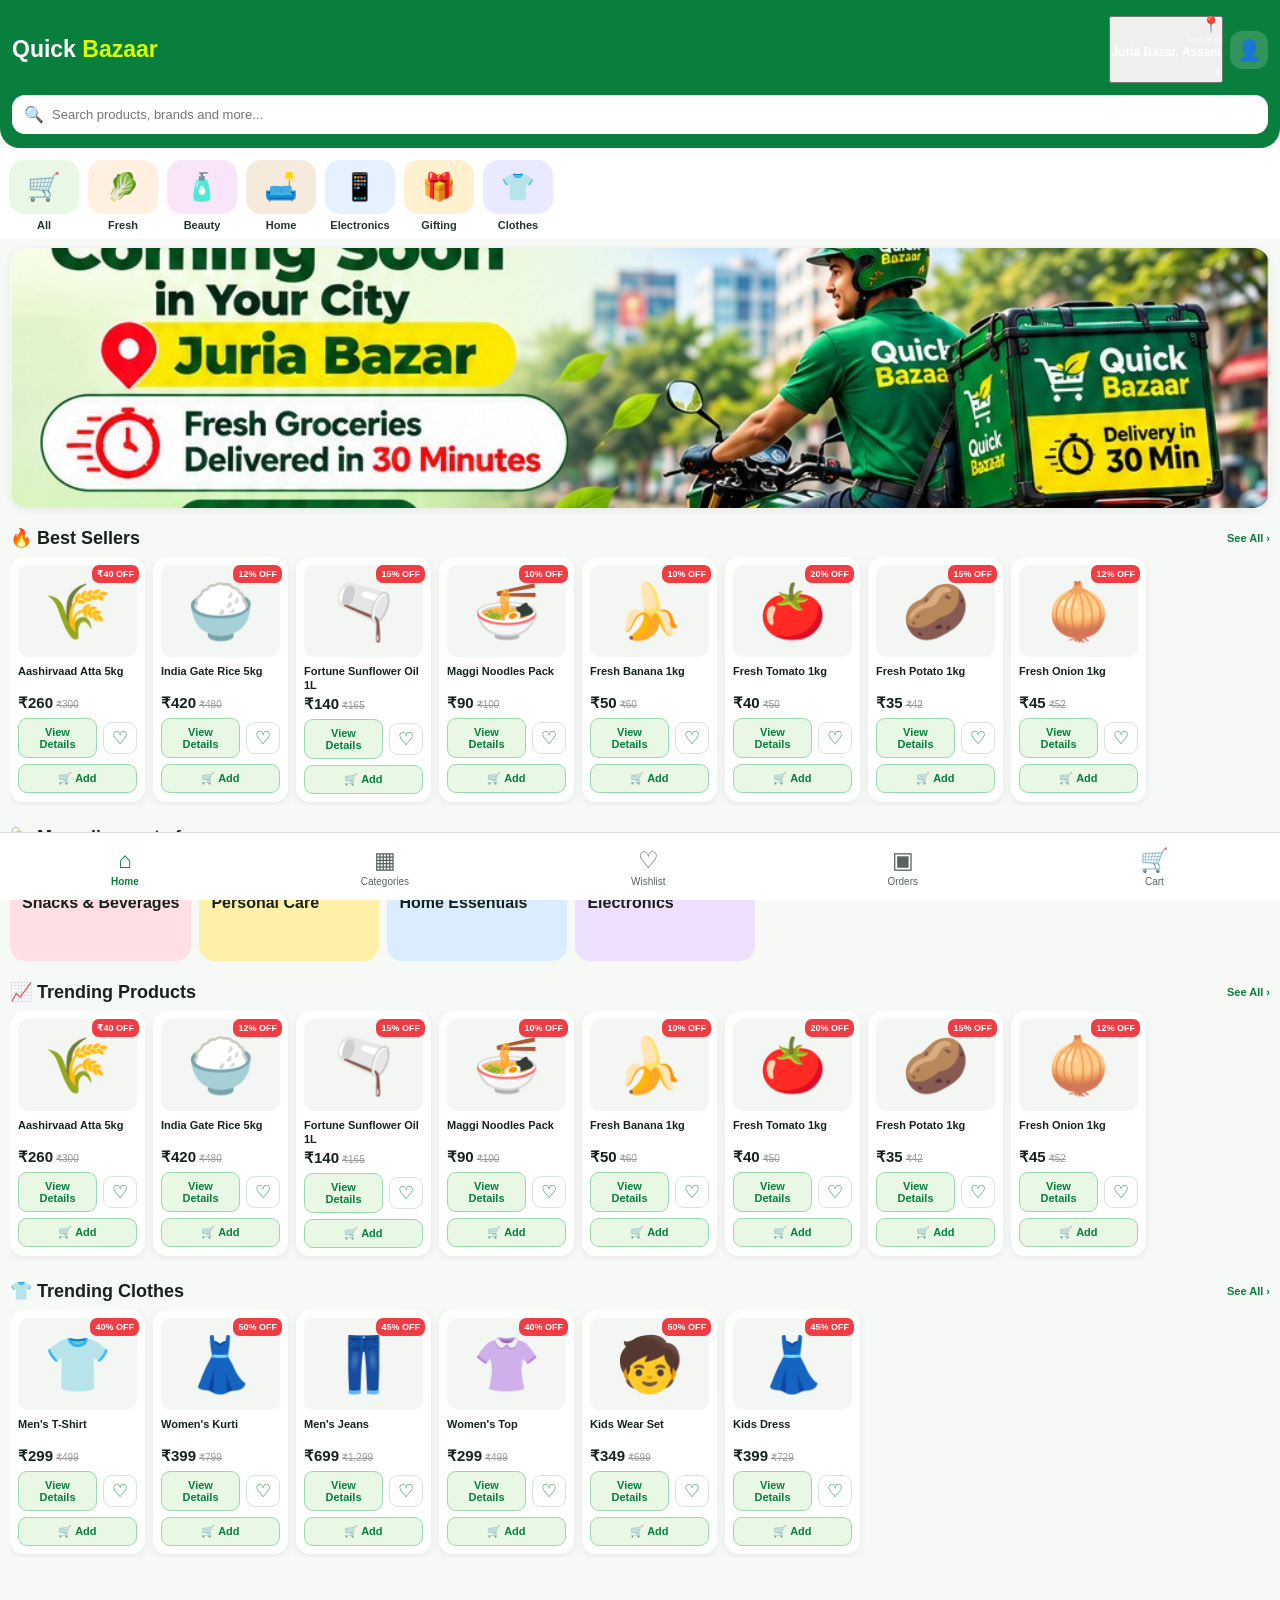
<file: index-old5.html>
<!DOCTYPE html>
<html lang="en">
<head>
<meta charset="UTF-8">
<meta name="viewport" content="width=device-width,initial-scale=1.0">
<meta name="theme-color" content="#087f3d">
<title>Quick Bazaar</title>
<style>

*{box-sizing:border-box;margin:0;padding:0}body{font-family:Arial,sans-serif;background:#f7f9f7;color:#17221d;padding-bottom:78px}button,input{font:inherit}button{cursor:pointer}
.header button.location{box-shadow:none!important}.header{background:#087f3d;color:#fff;padding:16px 12px 14px;border-radius:0 0 20px 20px;position:sticky;top:0;z-index:20}.top{display:flex;justify-content:space-between;align-items:center;gap:8px}.logo{font-size:23px;font-weight:900}.logo span{color:#d9ff00}.location{text-align:right;font-size:10px;line-height:14px}.location b{font-size:13px}.search{margin-top:12px;background:#fff;color:#777;border-radius:13px;padding:10px 12px;display:flex;align-items:center;gap:8px}.search input{border:0;outline:0;width:100%;font-size:13px;background:transparent}
.categories{display:flex;gap:9px;overflow-x:auto;background:#fff;padding:12px 9px 8px;scrollbar-width:none}.categories::-webkit-scrollbar{display:none}.cat{min-width:70px;text-align:center;font-size:11px;font-weight:bold;color:#26332d}.catbox{height:54px;border-radius:15px;display:flex;align-items:center;justify-content:center;font-size:27px;background:#e8f8e5;margin-bottom:5px}.cat:nth-child(2) .catbox{background:#fff0df}.cat:nth-child(3) .catbox{background:#f9e5fa}.cat:nth-child(4) .catbox{background:#f5eadc}.cat:nth-child(5) .catbox{background:#e5f1ff}.cat:nth-child(6) .catbox{background:#fff0cf}.cat:nth-child(7) .catbox{background:#e9eaff}
.banner{margin:9px 10px;border-radius:18px;padding:20px 15px;min-height:170px;background:linear-gradient(120deg,#e4ffd7,#b8f28a);position:relative;overflow:hidden}.banner h1{font-size:23px;line-height:1.05;max-width:220px}.banner h1 span{font-size:34px;color:#087f3d}.banner p{font-size:11px;font-weight:bold;margin-top:7px}.shop{margin-top:12px;background:#087f3d;color:#fff;border:0;border-radius:20px;padding:9px 15px;font-weight:bold}.basket{position:absolute;right:-5px;bottom:-7px;font-size:90px}.benefits{position:absolute;right:7px;top:16px;display:none}
.section{padding:10px 10px}.sectionhead{display:flex;justify-content:space-between;align-items:center;margin-bottom:8px}.sectionhead h2{font-size:18px}.see{color:#087f3d;font-size:11px;font-weight:bold}.products{display:flex;gap:8px;overflow-x:auto;padding-bottom:4px;scrollbar-width:none}.products::-webkit-scrollbar{display:none}.card{min-width:135px;width:135px;background:#fff;border-radius:14px;padding:8px;box-shadow:0 2px 8px #00000012;position:relative}.pic{height:92px;border-radius:10px;background:#f4f6f4;display:flex;align-items:center;justify-content:center;font-size:54px}.discount{position:absolute;top:8px;right:6px;background:#ef3d45;color:#fff;padding:4px 5px;border-radius:7px;font-size:9px;font-weight:bold}.card h3{font-size:11px;margin:7px 0 3px;min-height:27px;line-height:14px}.price{font-size:15px;font-weight:bold}.old{font-size:10px;color:#999;text-decoration:line-through;margin-left:3px}.add{width:100%;margin-top:6px;padding:7px;border:1px solid #9bd7af;background:#e8f8e5;color:#087f3d;border-radius:9px;font-weight:bold;font-size:11px}.add.added{background:#087f3d;color:#fff}
.deals{display:flex;gap:8px;overflow-x:auto;scrollbar-width:none}.deal{min-width:180px;height:105px;border-radius:15px;padding:12px;font-weight:bold}.deal b{font-size:19px;display:block;margin-bottom:4px}.deal:nth-child(1){background:#ffdfe4}.deal:nth-child(2){background:#fff0a8}.deal:nth-child(3){background:#d9edff}.deal:nth-child(4){background:#efdfff}
.bottom{position:fixed;bottom:0;left:0;right:0;height:68px;background:#fff;border-top:1px solid #ddd;display:flex;justify-content:space-around;align-items:center;z-index:30}.nav{text-align:center;font-size:10px;color:#59635e;position:relative}.nav div{font-size:23px;margin-bottom:2px}.nav.active{color:#087f3d;font-weight:bold}.badge{position:absolute;top:-2px;margin-left:-7px;background:#ef3d45;color:#fff;border-radius:10px;padding:2px 5px;font-size:9px}.toast{position:fixed;left:50%;bottom:82px;transform:translateX(-50%);background:#17221d;color:#fff;padding:11px 16px;border-radius:22px;font-size:12px;z-index:60;display:none;white-space:nowrap}.overlay{position:fixed;inset:0;background:#0008;z-index:50;display:none}.sheet{position:absolute;left:0;right:0;bottom:0;background:#fff;border-radius:22px 22px 0 0;max-height:82vh;overflow:auto;padding:17px}.sheethead{display:flex;justify-content:space-between;align-items:center;margin-bottom:12px}.sheethead h2{font-size:20px}.close{border:0;background:#eee;border-radius:50%;width:34px;height:34px}.cartrow{display:flex;gap:9px;align-items:center;border-bottom:1px solid #eee;padding:10px 0}.cartemoji{width:52px;height:52px;border-radius:11px;background:#f4f6f4;display:flex;align-items:center;justify-content:center;font-size:28px}.cartinfo{flex:1}.cartinfo b{display:block;font-size:12px;margin-bottom:3px}.cartinfo span{font-weight:bold;font-size:13px}.qty{display:flex;align-items:center;gap:7px}.qty button{border:0;background:#e8f8e5;color:#087f3d;width:27px;height:27px;border-radius:8px;font-weight:bold}.totalbox{margin-top:13px;background:#f6f8f6;border-radius:13px;padding:13px}.totalline{display:flex;justify-content:space-between;margin:5px 0;font-size:13px}.grand{font-size:17px;font-weight:bold;margin-top:8px;padding-top:8px;border-top:1px solid #ddd}.checkout{width:100%;margin-top:11px;border:0;background:#087f3d;color:#fff;border-radius:12px;padding:13px;font-weight:bold}.empty{text-align:center;padding:35px 10px;color:#777}.empty div{font-size:50px;margin-bottom:10px}.hidden{display:none!important}

.product-actions{display:flex;gap:6px;align-items:center;margin-top:6px}.wish{width:34px;height:32px;border:1px solid #d6e5da;background:#fff;border-radius:9px;color:#087f3d;font-size:18px}.wish.active{background:#ffe8eb;color:#e63946;border-color:#ffc5cc}.details{flex:1;margin-top:0!important}.detailbox{display:grid;grid-template-columns:95px 1fr;gap:12px}.detailpic{height:130px;border-radius:14px;background:#f4f6f4;display:flex;align-items:center;justify-content:center;font-size:70px}.detailinfo h2{font-size:19px;margin-bottom:5px}.detailinfo p{font-size:12px;color:#68736d;line-height:17px}.stars{color:#f3a400;font-size:13px;margin:7px 0}.specs{margin-top:14px;background:#f6f8f6;border-radius:12px;padding:11px;font-size:12px;line-height:20px}.bigadd{width:100%;margin-top:13px;padding:13px;border:0;background:#087f3d;color:#fff;border-radius:12px;font-weight:bold}.catgrid{display:grid;grid-template-columns:1fr 1fr;gap:10px}.catgrid button{border:0;border-radius:15px;padding:18px 8px;background:#e8f8e5;font-weight:bold;font-size:13px;color:#17221d}.ordercard{border:1px solid #e6ebe7;border-radius:14px;padding:12px;margin-bottom:10px}.orderhead{display:flex;justify-content:space-between;font-size:12px;font-weight:bold}.orderitems{font-size:11px;color:#66716b;margin:7px 0}.status{color:#087f3d;font-weight:bold;font-size:11px}

.hero{margin:9px 10px;border-radius:18px;overflow:hidden;background:#e8f8e5}.hero img{display:block;width:100%;height:auto;max-height:260px;object-fit:cover}.hero{box-shadow:0 2px 8px #00000012}


.profile-btn{border:0;background:rgba(255,255,255,.16);color:#fff;border-radius:12px;width:38px;height:38px;font-size:20px}
.top-right{display:flex;align-items:center;gap:7px}
.formbox{background:#f6f8f6;border-radius:14px;padding:14px}
.formbox input,.formbox textarea{width:100%;border:1px solid #dbe5de;background:#fff;border-radius:10px;padding:11px;margin:5px 0 9px;outline:none;font-size:13px}
.formbtn{width:100%;border:0;border-radius:11px;background:#087f3d;color:#fff;padding:12px;font-weight:bold;margin-top:4px}
.formbtn.alt{background:#e8f8e5;color:#087f3d}
.profile-head{display:flex;align-items:center;gap:12px;background:#e8f8e5;padding:13px;border-radius:14px;margin-bottom:12px}
.avatar{width:50px;height:50px;border-radius:50%;background:#087f3d;color:#fff;display:flex;align-items:center;justify-content:center;font-size:24px;font-weight:bold}
.menuitem{width:100%;text-align:left;border:0;background:#fff;border-bottom:1px solid #eee;padding:14px 4px;font-weight:bold;color:#26332d}
.addresscard{border:1px solid #dbe5de;border-radius:12px;padding:12px;margin:8px 0;background:#fff}
.addresscard b{display:block;margin-bottom:4px}.addresscard span{font-size:11px;color:#69736d;line-height:16px}
.payopt{display:flex;align-items:center;gap:9px;border:1px solid #dbe5de;border-radius:11px;padding:12px;margin:8px 0;background:#fff}
.payopt input{accent-color:#087f3d}

<style>
.location{display:flex!important;align-items:center;gap:4px!important;max-width:175px!important;overflow:hidden}
.location b,.location small{display:block!important;white-space:nowrap;overflow:hidden;text-overflow:ellipsis}
.location b{font-size:12px!important}.location small{font-size:9px!important;margin-top:1px}
.profile-card{background:linear-gradient(135deg,#087f3d,#0a9b4d);color:#fff;border-radius:16px;padding:16px;display:flex;align-items:center;gap:12px;margin-bottom:12px}
.quickstats{display:grid;grid-template-columns:1fr 1fr 1fr;gap:7px;margin:10px 0}.quickstat{background:#f4f8f4;border-radius:11px;text-align:center;padding:10px 4px;font-size:10px}.quickstat b{display:block;font-size:17px;color:#087f3d;margin-bottom:2px}
.account-form label{font-size:10px;color:#68736d;display:block;margin-top:7px}.address-actions{display:flex;gap:6px;margin-top:8px}.address-actions button{flex:1}

<style>
.location{display:flex!important;align-items:center!important;gap:6px!important;max-width:205px!important;min-width:0!important;text-align:left!important;padding:5px 2px!important;background:transparent!important;border:0!important;color:#fff!important}
.location .locpin{font-size:16px;flex:0 0 auto}.location .loctext{display:block;min-width:0;line-height:13px}
.location .loctext small{display:block!important;font-size:8px!important;line-height:10px!important;opacity:.78;color:#fff!important}
.location .loctext b{display:block!important;font-size:12px!important;line-height:15px!important;white-space:nowrap;overflow:hidden;text-overflow:ellipsis;max-width:145px;color:#fff!important}
.location .locarrow{font-size:20px;opacity:.85;line-height:20px;color:#fff!important}
.address-sheet{padding:18px 16px 24px!important;background:#fff!important}
.address-title{font-size:20px!important;margin:0!important}.address-subtitle{font-size:10px;color:#7a847e;margin:3px 0 14px}
.address-current{background:#eef9ee;border:1.5px solid #8bd19b;border-radius:14px;padding:11px 12px;margin-bottom:10px}
.address-current .row{display:flex;align-items:center;gap:8px}.address-current .check{margin-left:auto;background:#087f3d;color:#fff;border-radius:20px;padding:3px 8px;font-size:9px;font-weight:bold}
.address-card2{border:1px solid #e1e7e3;border-radius:14px;padding:12px;margin:9px 0;background:#fff}
.address-card2.selected{border:1.5px solid #087f3d;box-shadow:0 2px 10px rgba(8,127,61,.08)}
.address-card2 .label{font-size:13px;font-weight:800}.address-card2 .addrtext{font-size:11px;line-height:16px;color:#68736d;margin-top:4px}
.address-buttons{display:flex;gap:7px;margin-top:10px}.address-buttons button{border:0;border-radius:9px;padding:9px 7px;font-weight:bold;font-size:11px}.use-btn{flex:1;background:#087f3d;color:#fff}.edit-btn{background:#e8f8e5;color:#087f3d}.del-btn{background:#fff0f1;color:#d52d3b}
.add-address-btn{width:100%;border:1.5px dashed #62b878;border-radius:12px;background:#f6fff7;color:#087f3d;padding:13px;font-weight:800;margin-top:6px}
.gps-btn{width:100%;border:0;border-radius:11px;background:#eef6ff;color:#2364a3;padding:11px;font-weight:700;margin:8px 0}
</style>
</style></style>
</head>

<body>
<header class="header"><div class="top"><div class="logo">Quick <span>Bazaar</span></div><div class="top-right"><button class="location" onclick="openAddress()"><span class="locpin">📍</span><span class="loctext"><small>Deliver to</small><b id="headAddress">Juria Bazar, Assam</b></span><span class="locarrow">›</span></button><button class="profile-btn" onclick="openProfile()">👤</button></div></div><div class="search">🔍<input id="search" placeholder="Search products, brands and more..." autocomplete="off"></div></header>
<div class="categories">
<div class="cat" onclick="filterCategory('all')"><div class="catbox">🛒</div>All</div>
<div class="cat" onclick="filterCategory('fresh')"><div class="catbox">🥬</div>Fresh</div>
<div class="cat" onclick="filterCategory('beauty')"><div class="catbox">🧴</div>Beauty</div>
<div class="cat" onclick="filterCategory('home')"><div class="catbox">🛋️</div>Home</div>
<div class="cat" onclick="filterCategory('electronics')"><div class="catbox">📱</div>Electronics</div>
<div class="cat" onclick="filterCategory('gifting')"><div class="catbox">🎁</div>Gifting</div>
<div class="cat" onclick="filterCategory('clothes')"><div class="catbox">👕</div>Clothes</div>
</div>
<section class="hero"><img src="hero-banner.jpg" alt="Quick Bazaar - Coming Soon in Juria Bazar"></section>
<section class="section" id="productsSection"><div class="sectionhead"><h2>🔥 Best Sellers</h2><span class="see">See All ›</span></div><div class="products" id="productList"></div></section>
<section class="section"><div class="sectionhead"><h2>🏷️ More discounts for you</h2><span class="see">View All ›</span></div><div class="deals"><div class="deal"><b>Up to 50% OFF</b>Snacks & Beverages</div><div class="deal"><b>Up to 40% OFF</b>Personal Care</div><div class="deal"><b>Up to 30% OFF</b>Home Essentials</div><div class="deal"><b>Up to 60% OFF</b>Electronics</div></div></section>
<section class="section"><div class="sectionhead"><h2>📈 Trending Products</h2><span class="see">See All ›</span></div><div class="products" id="trendingList"></div></section>
<section class="section"><div class="sectionhead"><h2>👕 Trending Clothes</h2><span class="see">See All ›</span></div><div class="products" id="clothesList"></div></section>
<nav class="bottom"><div class="nav active" onclick="goHome()"><div>⌂</div>Home</div><div class="nav" onclick="openCategories()"><div>▦</div>Categories</div><div class="nav" onclick="openWishlist()"><div>♡<span id="wishBadge" class="badge hidden">0</span></div>Wishlist</div><div class="nav" onclick="openOrders()"><div>▣</div>Orders</div><div class="nav" onclick="openCart()"><div>🛒<span id="cartBadge" class="badge hidden">0</span></div>Cart</div></nav>
<div class="toast" id="toast"></div><div class="overlay" id="overlay" onclick="closeSheet(event)"><div class="sheet" id="sheet" onclick="event.stopPropagation()"></div></div>
<script>

const products=[
{id:1,name:'Aashirvaad Atta 5kg',price:260,old:300,discount:'₹40 OFF',cat:'grocery',emoji:'🌾'},
{id:2,name:'India Gate Rice 5kg',price:420,old:480,discount:'12% OFF',cat:'grocery',emoji:'🍚'},
{id:3,name:'Fortune Sunflower Oil 1L',price:140,old:165,discount:'15% OFF',cat:'grocery',emoji:'🫗'},
{id:4,name:'Maggi Noodles Pack',price:90,old:100,discount:'10% OFF',cat:'grocery',emoji:'🍜'},
{id:5,name:'Fresh Banana 1kg',price:50,old:60,discount:'10% OFF',cat:'fresh',emoji:'🍌'},
{id:6,name:'Fresh Tomato 1kg',price:40,old:50,discount:'20% OFF',cat:'fresh',emoji:'🍅'},
{id:7,name:'Fresh Potato 1kg',price:35,old:42,discount:'15% OFF',cat:'fresh',emoji:'🥔'},
{id:8,name:'Fresh Onion 1kg',price:45,old:52,discount:'12% OFF',cat:'fresh',emoji:'🧅'},
{id:9,name:'Face Wash',price:149,old:180,discount:'17% OFF',cat:'beauty',emoji:'🧴'},
{id:10,name:'Body Lotion',price:199,old:240,discount:'17% OFF',cat:'beauty',emoji:'🧼'},
{id:11,name:'Storage Box',price:249,old:299,discount:'16% OFF',cat:'home',emoji:'📦'},
{id:12,name:'Kitchen Organizer',price:299,old:349,discount:'14% OFF',cat:'home',emoji:'🧺'},
{id:13,name:'Smartphone',price:8999,old:9999,discount:'10% OFF',cat:'electronics',emoji:'📱'},
{id:14,name:'Wireless Earbuds',price:1299,old:1799,discount:'28% OFF',cat:'electronics',emoji:'🎧'},
{id:15,name:'Power Bank',price:899,old:1199,discount:'25% OFF',cat:'electronics',emoji:'🔋'},
{id:16,name:'Gift Hamper',price:499,old:699,discount:'29% OFF',cat:'gifting',emoji:'🎁'},
{id:17,name:'Teddy Gift',price:399,old:599,discount:'33% OFF',cat:'gifting',emoji:'🧸'},
{id:18,name:"Men's T-Shirt",price:299,old:499,discount:'40% OFF',cat:'clothes',emoji:'👕'},
{id:19,name:"Women's Kurti",price:399,old:799,discount:'50% OFF',cat:'clothes',emoji:'👗'},
{id:20,name:"Men's Jeans",price:699,old:1299,discount:'45% OFF',cat:'clothes',emoji:'👖'},
{id:21,name:"Women's Top",price:299,old:499,discount:'40% OFF',cat:'clothes',emoji:'👚'},
{id:22,name:'Kids Wear Set',price:349,old:699,discount:'50% OFF',cat:'clothes',emoji:'🧒'},
{id:23,name:"Kids Dress",price:399,old:729,discount:'45% OFF',cat:'clothes',emoji:'👗'},
{id:24,name:'Mother Dairy Milk 1L',price:58,old:60,discount:'3% OFF',cat:'fresh',emoji:'🥛'},
{id:25,name:'Eggs 30 Pcs',price:180,old:210,discount:'14% OFF',cat:'fresh',emoji:'🥚'}
];
let cart=JSON.parse(localStorage.getItem('qb_cart')||'{}');let wishlist=JSON.parse(localStorage.getItem('qb_wishlist')||'[]');
function save(){localStorage.setItem('qb_cart',JSON.stringify(cart));localStorage.setItem('qb_wishlist',JSON.stringify(wishlist));updateBadges()}
function money(n){return '₹'+n.toLocaleString('en-IN')}
function toast(msg){let t=document.getElementById('toast');t.innerText=msg;t.style.display='block';clearTimeout(window.tt);window.tt=setTimeout(()=>t.style.display='none',1800)}
function cartTotal(){return Object.entries(cart).reduce((s,[id,q])=>{let p=products.find(x=>x.id==id);return s+(p?p.price*q:0)},0)}
function cartItems(){return Object.entries(cart).filter(([id,q])=>q>0).map(([id,q])=>({p:products.find(x=>x.id==id),q:+q})).filter(x=>x.p)}
function updateBadges(){let count=Object.values(cart).reduce((a,b)=>a+b,0);let cb=document.getElementById('cartBadge'),wb=document.getElementById('wishBadge');cb.innerText=count;cb.classList.toggle('hidden',count===0);wb.innerText=wishlist.length;wb.classList.toggle('hidden',wishlist.length===0)}
function productCard(p){let added=!!cart[p.id];let liked=wishlist.includes(p.id);return `<div class="card" onclick="openProduct(${p.id})" style="cursor:pointer"><span class="discount">${p.discount}</span><div class="pic">${p.emoji}</div><h3>${p.name}</h3><span class="price">${money(p.price)}</span><span class="old">${money(p.old)}</span><div class="product-actions"><button class="add details" onclick="event.stopPropagation();openProduct(${p.id})">View Details</button><button class="wish ${liked?'active':''}" onclick="event.stopPropagation();toggleWish(${p.id})">${liked?'♥':'♡'}</button></div><button class="add ${added?'added':''}" onclick="event.stopPropagation();addToCart(${p.id})">${added?'✓ Added':'🛒 Add'}</button></div>`}
function render(list=products){document.getElementById('productList').innerHTML=list.slice(0,8).map(productCard).join('');document.getElementById('trendingList').innerHTML=list.filter(p=>['fresh','grocery'].includes(p.cat)).slice(0,8).map(productCard).join('');document.getElementById('clothesList').innerHTML=products.filter(p=>p.cat==='clothes').map(productCard).join('')}
function addToCart(id){cart[id]=(cart[id]||0)+1;save();renderFiltered();toast('Added to cart ✓')}
function renderFiltered(){let q=document.getElementById('search').value.toLowerCase();render(products.filter(p=>p.name.toLowerCase().includes(q)))}
document.getElementById('search').addEventListener('input',renderFiltered);
function openCart(){let items=cartItems();document.getElementById('sheet').innerHTML=`<div class="sheethead"><h2>🛒 Your Cart</h2><button class="close" onclick="closeSheet()">✕</button></div>`+(items.length?items.map(({p,q})=>`<div class="cartrow"><div class="cartemoji">${p.emoji}</div><div class="cartinfo"><b>${p.name}</b><span>${money(p.price)}</span></div><div class="qty"><button onclick="changeQty(${p.id},-1)">−</button><b>${q}</b><button onclick="changeQty(${p.id},1)">+</button></div></div>`).join('')+`<div class="totalbox"><div class="totalline"><span>Items</span><b>${items.reduce((a,x)=>a+x.q,0)}</b></div><div class="totalline"><span>Subtotal</span><b>${money(cartTotal())}</b></div><div class="totalline"><span>Delivery</span><b>FREE</b></div><div class="totalline grand"><span>Total</span><b>${money(cartTotal())}</b></div></div><button class="checkout" onclick="openCheckout()">Proceed to Checkout</button>`:`<div class="empty"><div>🛒</div><h3>Your cart is empty</h3><p>Add some products to continue.</p></div>`);document.getElementById('overlay').style.display='block'}
function changeQty(id,n){cart[id]=(cart[id]||0)+n;if(cart[id]<=0)delete cart[id];save();renderFiltered();openCart()}
function openWishlist(){let items=products.filter(p=>wishlist.includes(p.id));document.getElementById('sheet').innerHTML=`<div class="sheethead"><h2>❤️ Wishlist</h2><button class="close" onclick="closeSheet()">✕</button></div>`+(items.length?items.map(p=>`<div class="cartrow"><div class="cartemoji">${p.emoji}</div><div class="cartinfo"><b>${p.name}</b><span>${money(p.price)}</span></div><button class="add" style="width:80px;margin:0" onclick="addToCart(${p.id});openWishlist()">Add</button></div>`).join(''):`<div class="empty"><div>♡</div><h3>Wishlist is empty</h3><p>Your favourite products will appear here.</p></div>`);document.getElementById('overlay').style.display='block'}
function closeSheet(e){if(!e||e.target.id==='overlay')document.getElementById('overlay').style.display='none'}function goHome(){window.scrollTo({top:0,behavior:'smooth'})}

function toggleWish(id){if(wishlist.includes(id)){wishlist=wishlist.filter(x=>x!==id);toast('Removed from wishlist')}else{wishlist.push(id);toast('Added to wishlist ♥')}save();renderFiltered()}
function openProduct(id){let p=products.find(x=>x.id===id);if(!p)return;let liked=wishlist.includes(id);document.getElementById('sheet').innerHTML=`<div class="sheethead"><h2>Product Details</h2><button class="close" onclick="closeSheet()">✕</button></div><div class="detailbox"><div class="detailpic">${p.emoji}</div><div class="detailinfo"><h2>${p.name}</h2><div class="stars">★★★★★ <span style="color:#777">4.7</span></div><p>Fresh quality product with great value. Product details and packaging information will be updated with the final catalogue.</p><div class="price" style="margin-top:8px">${money(p.price)} <span class="old">${money(p.old)}</span></div></div></div><div class="specs"><b>Highlights</b><br>✓ Quality checked<br>✓ Easy ordering<br>✓ Fast local delivery<br>✓ ${p.discount}</div><button class="bigadd" onclick="addToCart(${p.id});closeSheet()">🛒 Add to Cart</button><button class="add" style="margin-top:8px" onclick="toggleWish(${p.id});openProduct(${p.id})">${liked?'♥ Remove from Wishlist':'♡ Add to Wishlist'}</button>`;document.getElementById('overlay').style.display='block'}
function openCategories(){let cats=[['all','🛒','All Products'],['fresh','🥬','Fresh'],['beauty','🧴','Beauty'],['home','🛋️','Home'],['electronics','📱','Electronics'],['gifting','🎁','Gifting'],['clothes','👕','Clothes'],['kids','🧸','Kids']];document.getElementById('sheet').innerHTML=`<div class="sheethead"><h2>▦ Categories</h2><button class="close" onclick="closeSheet()">✕</button></div><div class="catgrid">${cats.map(c=>`<button onclick="filterCategory('${c[0]}');closeSheet()">${c[1]}<br><span style="display:block;margin-top:7px">${c[2]}</span></button>`).join('')}</div>`;document.getElementById('overlay').style.display='block'}
function openOrders(){let orders=JSON.parse(localStorage.getItem('qb_orders')||'[]');document.getElementById('sheet').innerHTML=`<div class="sheethead"><h2>📦 My Orders</h2><button class="close" onclick="closeSheet()">✕</button></div>`+(orders.length?orders.map(o=>`<div class="ordercard"><div class="orderhead"><span>Order #${o.id}</span><span>${money(o.total)}</span></div><div class="orderitems">${o.items}</div><div class="status">✓ ${o.status}</div></div>`).join(''):`<div class="empty"><div>📦</div><h3>No orders yet</h3><p>Your orders will appear here after checkout.</p></div>`);document.getElementById('overlay').style.display='block'}
function getUser(){return JSON.parse(localStorage.getItem('qb_user')||'null')}
function getAddresses(){return JSON.parse(localStorage.getItem('qb_addresses')||'[]')}
function setAddresses(a){localStorage.setItem('qb_addresses',JSON.stringify(a))}
function getSelectedAddress(){let a=getAddresses();return a.find(x=>x.id==localStorage.getItem('qb_selected_address'))||a[0]||null}

function openProfile(){
let u=getUser(),orders=JSON.parse(localStorage.getItem('qb_orders')||'[]'),addresses=getAddresses();
document.getElementById('sheet').innerHTML=u?
`<div class="sheethead"><h2>👤 My Profile</h2><button class="close" onclick="closeSheet()">✕</button></div>
<div class="profile-card"><div class="avatar">${(u.name||'U').charAt(0).toUpperCase()}</div><div><b style="font-size:17px">${u.name}</b><small style="display:block;margin-top:3px">${u.phone}</small></div></div>
<div class="quickstats"><div class="quickstat"><b>${orders.length}</b>Orders</div><div class="quickstat"><b>${addresses.length}</b>Addresses</div><div class="quickstat"><b>${wishlist.length}</b>Wishlist</div></div>
<button class="menuitem" onclick="openAddress()">📍 My Addresses <span style="float:right">›</span></button>
<button class="menuitem" onclick="openOrders()">📦 My Orders <span style="float:right">›</span></button>
<button class="menuitem" onclick="logout()">🚪 Logout <span style="float:right">›</span></button>`:
`<div class="sheethead"><h2>👤 Customer Login</h2><button class="close" onclick="closeSheet()">✕</button></div>
<div class="formbox account-form"><b>Welcome to Quick Bazaar</b><p style="font-size:11px;color:#68736d;margin:6px 0 8px">Login to save your profile, addresses and orders.</p>
<label>Name</label><input id="loginName" placeholder="Enter your name"><label>Mobile number</label><input id="loginPhone" placeholder="10-digit mobile number" inputmode="tel">
<button class="formbtn" onclick="loginCustomer()">Continue</button></div>`;
document.getElementById('overlay').style.display='block';
}
function loginCustomer(){
  let name=document.getElementById('loginName').value.trim(),phone=document.getElementById('loginPhone').value.trim();
  if(name.length<2||phone.length<10){toast('Enter name and valid mobile number');return}
  localStorage.setItem('qb_user',JSON.stringify({name,phone}));
  closeSheet();toast('Login successful ✓');openProfile();
}
function logout(){localStorage.removeItem('qb_user');closeSheet();toast('Logged out')}
function openAddress(){
let addresses=getAddresses(),selected=localStorage.getItem('qb_selected_address');
document.getElementById('sheet').innerHTML=
`<div class="address-sheet">
 <div class="sheethead"><div><h2 class="address-title">📍 Delivery Address</h2><div class="address-subtitle">Choose where you want your order delivered</div></div><button class="close" onclick="closeSheet()">✕</button></div>
 ${addresses.length ? addresses.map(a=>`
 <div class="address-card2 ${a.id==selected?'selected':''}">
   <div class="row"><span class="label">${a.label||'Home'}</span>${a.id==selected?'<span class="check">✓ SELECTED</span>':''}</div>
   <div class="addrtext">${a.text.replace(/\\n/g,'<br>')}</div>
   <div class="address-buttons">
     ${a.id!=selected?`<button class="use-btn" onclick="selectAddress('${a.id}')">Use this address</button>`:`<button class="use-btn" onclick="closeSheet()">✓ Using this address</button>`}
     <button class="edit-btn" onclick="editAddress('${a.id}')">Edit</button>
     <button class="del-btn" onclick="deleteAddress('${a.id}')">Delete</button>
   </div>
 </div>`).join('') : `
 <div class="empty"><div>📍</div><h3>No address saved</h3><p>Add an address for faster checkout.</p></div>`}
 <button class="add-address-btn" onclick="openAddAddress()">＋ Add New Address</button>
 <button class="gps-btn" onclick="useCurrentLocation()">◎ Use my current location</button>
</div>`;
document.getElementById('overlay').style.display='block';
}
async function useCurrentLocation(){
if(!navigator.geolocation){toast('Location not supported');return}
toast('Getting your current location…');
navigator.geolocation.getCurrentPosition(async pos=>{
const lat=pos.coords.latitude,lng=pos.coords.longitude,id='gps';
let a=getAddresses().filter(x=>x.id!==id);
a.unshift({id,label:'Current location',text:'Finding your current area…',lat,lng});
setAddresses(a);
localStorage.setItem('qb_selected_address',id);
localStorage.setItem('qb_gps',JSON.stringify({lat,lng}));
updateHeaderAddress();
openAddress();
try{
let d=null;
try{
const r=await fetch('https://api.bigdatacloud.net/data/reverse-geocode-client?latitude='+lat+'&longitude='+lng+'&localityLanguage=en');
if(r.ok)d=await r.json();
}catch(e){}
if(!d){
try{
const r=await fetch('https://nominatim.openstreetmap.org/reverse?format=jsonv2&lat='+lat+'&lon='+lng+'&zoom=18&addressdetails=1');
if(r.ok)d=await r.json();
}catch(e){}
}
const x=d?.address||d||{};
const area=x.locality||x.city||x.town||x.village||x.suburb||x.county||x.state_district||'Current location';
const state=x.state||x.principalSubdivision||'';
const text=state&&area!==state?area+', '+state:area;
a=getAddresses().map(v=>v.id===id?{...v,text,lat,lng}:v);
setAddresses(a);
updateHeaderAddress();
toast('Current location added ✓');
openAddress();
}catch(e){
toast('Location found. Address name could not be loaded.');
}
},err=>{
if(err&&err.code===1)toast('Location permission denied. Please allow location access.');
else toast('Could not get current location. Try again.');
},{enableHighAccuracy:true,timeout:15000,maximumAge:0});
}
function editAddress(id){
let a=getAddresses().find(x=>x.id==id);if(!a)return;
let p=a.text.split(',').map(x=>x.trim()),pin=(p[p.length-1]||'').replace(/[^0-9]/g,'');
document.getElementById('sheet').innerHTML=`<div class="sheethead"><h2>✏️ Edit Address</h2><button class="close" onclick="openAddress()">✕</button></div>
<div class="formbox account-form"><label>Full name</label><input id="addrName" value="${p[0]||''}"><label>Mobile</label><input id="addrPhone" value="${p[1]||''}" inputmode="tel"><label>Full address</label><input id="addrLine" value="${p.slice(2,-2).join(', ')}"><label>City / Town</label><input id="addrCity" value="${p[p.length-2]||'Juria Bazar'}"><label>State</label><input id="addrState" value="Assam"><label>PIN</label><input id="addrPin" value="${pin}" inputmode="numeric"><button class="formbtn" onclick="updateAddress('${id}')">Save Address</button></div>`;
}
function updateAddress(id){
let a=getAddresses(),i=a.findIndex(x=>x.id==id);if(i<0)return;
let name=document.getElementById('addrName').value.trim(),phone=document.getElementById('addrPhone').value.trim(),line=document.getElementById('addrLine').value.trim(),city=document.getElementById('addrCity').value.trim(),state=document.getElementById('addrState').value.trim(),pin=document.getElementById('addrPin').value.trim();
if(!name||phone.replace(/\D/g,'').length!==10||!line||!city||pin.length<5){toast('Please fill all details');return}
a[i].text=`${name}, ${phone}, ${line}, ${city}, ${state} - ${pin}`;setAddresses(a);updateHeaderAddress();toast('Address updated ✓');openAddress();
}
function deleteAddress(id){
let a=getAddresses().filter(x=>x.id!=id);setAddresses(a);
if(localStorage.getItem('qb_selected_address')==id)localStorage.removeItem('qb_selected_address');
updateHeaderAddress();toast('Address deleted');openAddress();
}
function openAddAddress(){
  document.getElementById('sheet').innerHTML=`<div class="sheethead"><h2>＋ Add Address</h2><button class="close" onclick="openAddress()">✕</button></div>
  <div class="formbox"><input id="addrName" placeholder="Full name"><input id="addrPhone" placeholder="Mobile number" inputmode="tel"><input id="addrLine" placeholder="House / Street / Area"><input id="addrCity" placeholder="City / Town"><input id="addrState" value="Assam" placeholder="State"><input id="addrPin" placeholder="PIN code" inputmode="numeric"><button class="formbtn" onclick="saveAddress()">Save Address</button></div>`;
}
function saveAddress(){
  let name=document.getElementById('addrName').value.trim(),phone=document.getElementById('addrPhone').value.trim(),line=document.getElementById('addrLine').value.trim(),city=document.getElementById('addrCity').value.trim(),state=document.getElementById('addrState').value.trim(),pin=document.getElementById('addrPin').value.trim();
  if(!name||phone.length<10||!line||!city||pin.length<5){toast('Please fill all address details');return}
  let a=getAddresses();let id=String(Date.now());a.push({id,label:'Home',text:`${name}, ${phone}\n${line}, ${city}, ${state} - ${pin}`});setAddresses(a);localStorage.setItem('qb_selected_address',id);updateHeaderAddress();toast('Address saved ✓');openAddress();
}
function selectAddress(id){localStorage.setItem('qb_selected_address',id);updateHeaderAddress();toast('Address selected ✓');openAddress()}
function updateHeaderAddress(){
let a=getSelectedAddress();
if(a){
if(a.id==='gps'){
let text=(a.text||'Current location').split(',').map(x=>x.trim()).filter(Boolean);
document.getElementById('headAddress').innerText=(text.slice(0,2).join(', ')||'Current location').slice(0,27);
}else{
let parts=(a.text||'').split(',').map(x=>x.trim());
let line=parts.length>=4?parts[parts.length-2]:parts[2]||'Juria Bazar, Assam';
let pin=(a.text||'').match(/(\d{6})$/);
document.getElementById('headAddress').innerText=(line+(pin?' - '+pin[1]:'')).slice(0,27);
}
}else{
document.getElementById('headAddress').innerText='Juria Bazar, Assam';
}
}
function openCheckout(){
  if(!getUser()){openProfile();toast('Please login first');return}
  if(!getSelectedAddress()){openAddAddress();toast('Add delivery address first');return}
  let total=cartTotal(),a=getSelectedAddress();
  document.getElementById('sheet').innerHTML=`<div class="sheethead"><h2>💳 Checkout</h2><button class="close" onclick="closeSheet()">✕</button></div>
  <div class="addresscard"><b>📍 Delivery Address</b><span>${a.text.replace(/\n/g,'<br>')}</span><button class="formbtn alt" onclick="openAddress()">Change Address</button></div>
  <div class="formbox"><b>Payment Method</b>
  <label class="payopt"><input type="radio" name="pay" value="COD" checked> <span>💵 <b>Cash on Delivery</b><br><small>Pay when your order arrives</small></span></label>
  <label class="payopt"><input type="radio" name="pay" value="ONLINE"> <span>💳 <b>Online Payment</b><br><small>Demo option — gateway will be connected later</small></span></label></div>
  <div class="totalbox"><div class="totalline"><span>Subtotal</span><b>${money(total)}</b></div><div class="totalline"><span>Delivery</span><b>FREE</b></div><div class="totalline grand"><span>Total</span><b>${money(total)}</b></div></div>
  <button class="checkout" onclick="placeOrder()">Place Order</button>`;
  document.getElementById('overlay').style.display='block';
}
function placeOrder(){
  let method=document.querySelector('input[name="pay"]:checked')?.value||'COD',items=cartItems();if(!items.length){toast('Your cart is empty');return}
  let orders=JSON.parse(localStorage.getItem('qb_orders')||'[]'),a=getSelectedAddress(),u=getUser();
  orders.unshift({id:String(Date.now()).slice(-6),total:cartTotal(),items:items.map(x=>`${x.p.name} × ${x.q}`).join(' • '),status:method==='COD'?'Order placed • Cash on Delivery':'Order placed • Online payment demo',address:a.text,customer:u.name});
  localStorage.setItem('qb_orders',JSON.stringify(orders));cart={};save();renderFiltered();closeSheet();toast('Order placed successfully ✓');
}
function filterCategory(cat){document.getElementById('search').value='';let list=cat==='all'?products:products.filter(p=>p.cat===cat);render(list);document.getElementById('productsSection').scrollIntoView({behavior:'smooth'});toast(cat==='all'?'All products':cat.charAt(0).toUpperCase()+cat.slice(1))}

updateHeaderAddress();render();updateBadges();

</script>
</body></html>
</file>
